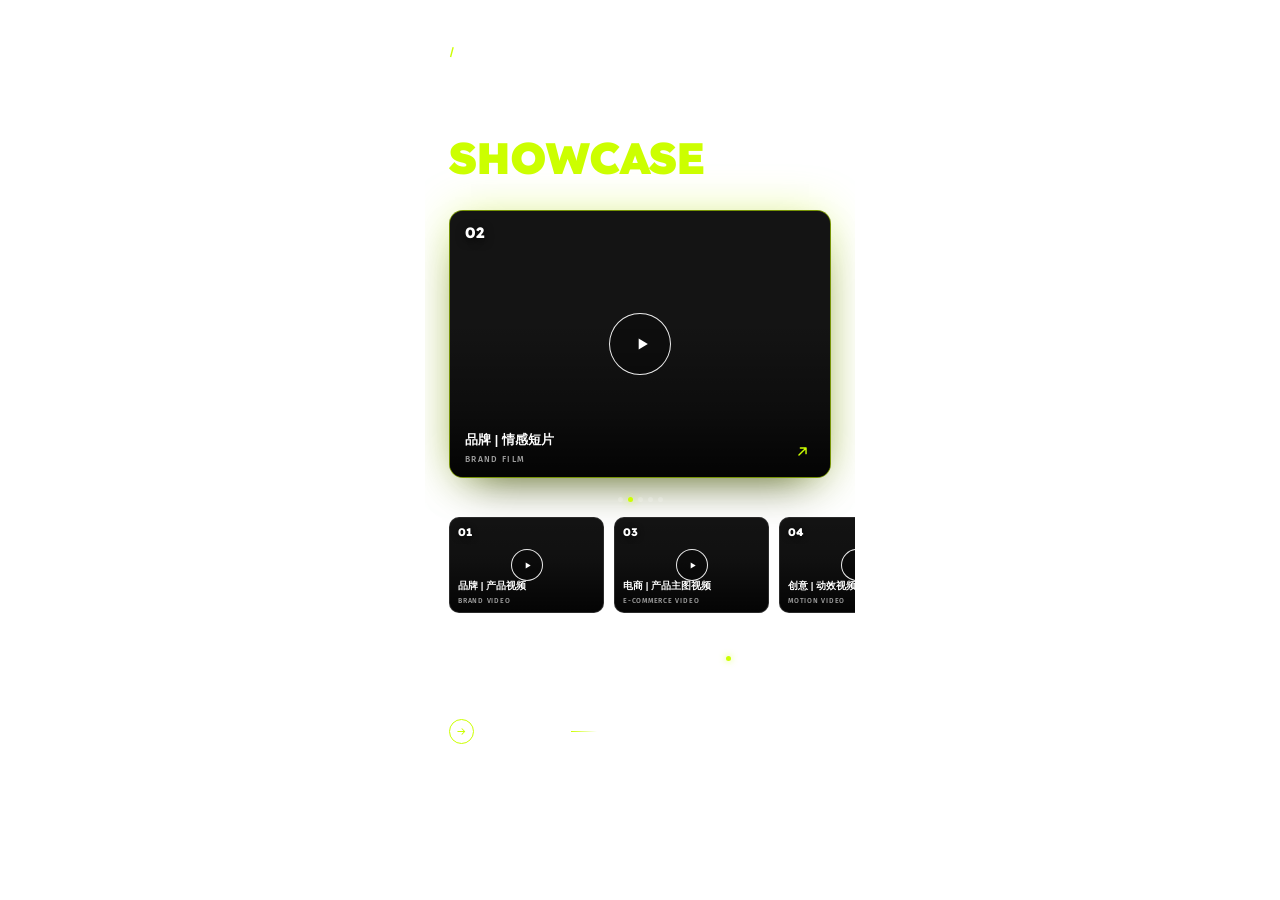
<file: mobile-screen2.html>
<!DOCTYPE html>
<html lang="zh-CN">
<head>
<meta charset="UTF-8" />
<meta name="viewport" content="width=device-width, initial-scale=1.0, viewport-fit=cover" />
<title>视频作品 — LI SHUAI</title>
<meta name="description" content="李帅（LI SHUAI）视频作品：品牌视频、情感短片、电商主图视频、动效与推广视频。BASED IN BEIJING 2026" />
<meta name="theme-color" content="#111111" />

<!-- 与主站同一套自托管字体。⚠️ 必须用相对路径：写绝对地址（127.0.0.1 / 本地端口）上线后会全部 404 -->
<link rel="preload" href="assets/fonts/lexend-latin-800-normal.woff2" as="font" type="font/woff2" crossorigin />
<link rel="preload" href="assets/fonts/fira-sans-latin-400-normal.woff2" as="font" type="font/woff2" crossorigin />
<link href="assets/fonts/fonts.css" rel="stylesheet" />

<style>
/* ============================================================================
   手机端屏2 — VIDEO WORKS（手机竖屏版）
   ----------------------------------------------------------------------------
   ≤640px 时由主站 index.html 用 iframe 引入本页（替代 1972×980 的横版 video-stage）。
   设计原点：390pt 宽（iPhone 14/15 逻辑宽），左右边距 24px。
   尺寸全部来自参考图实测（853×1844 → 390pt，K=0.4572）：
     眉标 ink y125-134 / VIDEO y172-203（cap 31） / SHOWCASE y214-244
     卡片 y279-518（340×239，比例 1.423） / 圆点 y538-541（5px 点，间距 10px）
     缩略图 y557-653（155×96） / 文案标题 y690-704 / 描述两行 y715-739
     BASED IN BEIJING y715-721 / 2026 y734-740 / CTA 圆环 y762-787 直径 25
   ⚠️ 改完本文件，记得把主站 index.html 里引入本页的 ?v= 版本号一起改掉，否则浏览器用缓存。
   ========================================================================== */
:root{
  /* 底色必须跟主站一致：主站 --bg-primary = #111111（body / 各 section / 屏2 iframe 元素都是它）。
     原来是 #0A0A0A，在手机上切到屏2 会比其它屏明显更黑一块。 */
  --bg:        #111111;
  --accent:    #CCFF00;
  --ink:       #FFFFFF;
  --ink-2:     rgba(255,255,255,0.62);
  --ink-3:     rgba(255,255,255,0.55);   /* 原 .38 只有 3.50:1（不达 AA）→ .55 约 6:1 */
  --line:      rgba(255,255,255,0.14);
  --pad:       24px;
  --font-en:   "Fira Sans", "Helvetica Neue", Arial, sans-serif;
  --font-dis:  "Lexend", "Helvetica Neue", Arial, sans-serif;
  --font-cn:   "PingFang SC", "Microsoft YaHei", "Hiragino Sans GB", sans-serif;
  --ease:      cubic-bezier(.22,.61,.36,1);
}

*{ margin:0; padding:0; box-sizing:border-box; -webkit-tap-highlight-color:transparent; }

html,body{
  /* 改成透明：让主站的背景视频透进来（与电脑端 video-stage.css 同一处理，2026-09-18）。
     原值 var(--bg) = #111111 实色，会在 iframe 里形成一块挡光的黑框。 */
  background:transparent;
  color:var(--ink);
  font-family:var(--font-cn);
  -webkit-font-smoothing:antialiased;
  overflow-x:hidden;
}

.screen{
  position:relative;
  width:100%; max-width:430px;
  margin:0 auto;
  min-height:100svh;
  /* 底部留白 + 全面屏手势条安全区 */
  padding:calc(22px + env(safe-area-inset-top, 0px)) var(--pad) calc(44px + env(safe-area-inset-bottom, 0px));
  overflow:hidden;          /* 装饰出血不外溢 */
  isolation:isolate;
}
/* 作为 iframe 嵌进主站时，高度由父页按内容同步 → 不能再吃 100svh，否则父页永远多出一屏 */
.is-embedded .screen{ min-height:0; }

/* ─────────────────────────  顶部导航  ───────────────────────── */
/* 2026-09-17 按用户要求删除：主站手机端自己已经有导航（LI SHUAI + MENU +），
   这里再来一条会在屏幕上出现两条一模一样的导航。竖屏版不再自带导航。 */

/* ─────────────────────  眉标 + 大标题  ───────────────────── */
/* 导航删掉后，眉标到 iframe 顶部的距离 = .screen 上内边距 22 + head 上边距 24 = 46px
   （原来是 nav 73px + head 49px = 122px） */
.head{ margin-top:24px; }

.eyebrow{
  display:flex; align-items:center; gap:9px;
  font-family:var(--font-en); font-size:11px; font-weight:500;
  letter-spacing:.10em; color:var(--ink);   /* 参考图整串 ink x29-129 = 100px */
}
.eyebrow b{ color:var(--accent); font-weight:600; }

/* 参考图实测：VIDEO ink y172-203 / SHOWCASE y214-244（cap 31、两行间距 42px） */
.title{
  margin-top:31px;
  font-family:var(--font-dis);
  font-weight:900;
  font-size:clamp(35px, 10.51vw, 44px);   /* 390 视口 → 41px */
  line-height:1.0244;                     /* 41 × 1.0244 = 42px 行距 */
  letter-spacing:-.02em;
}
.title span{ display:block; }
.title .w{ color:var(--ink); }
.title .g{ color:var(--accent); }

/* ─────────────────────────  主卡片  ───────────────────────── */
/* 参考图：x25-364 y279-518 → 340×239 → 比例 1.423 */
.hero-card{
  position:relative;
  margin-top:30px;   /* 参考图卡片顶 y279（v3 实测 -5px 对齐） */
  width:100%;
  aspect-ratio:342 / 240;
  border-radius:14px;
  overflow:hidden;
  background:#101010;
  border:1px solid rgba(204,255,0,.55);
  box-shadow:
    0 0 0 1px rgba(204,255,0,.10) inset,
    0 0 46px -4px rgba(204,255,0,.38),
    0 18px 44px -22px rgba(0,0,0,.9);
  cursor:pointer;
}
.hero-card__video{
  position:absolute; inset:0;
  width:100%; height:100%; object-fit:cover; display:block;
  opacity:0; transition:opacity .45s var(--ease);
}
.hero-card__video.is-on{ opacity:1; }

.hero-card__scrim{
  position:absolute; left:0; right:0; bottom:0; height:58%;
  background:linear-gradient(to top, rgba(0,0,0,.82), rgba(0,0,0,.34) 46%, transparent);
  pointer-events:none;
}

.hero-card__num{
  position:absolute; left:15px; top:12px; z-index:2;
  font-family:var(--font-dis); font-size:15px; font-weight:800;
  letter-spacing:.02em; color:var(--ink);
  text-shadow:0 2px 10px rgba(0,0,0,.8);
}

.hero-card__play{
  position:absolute; left:50%; top:50%; z-index:3;
  width:62px; height:62px; margin:-31px 0 0 -31px;
  border-radius:50%;
  border:1.6px solid rgba(255,255,255,.92);
  background:rgba(0,0,0,.28);
  backdrop-filter:blur(2px);
  display:flex; align-items:center; justify-content:center;
  cursor:pointer;
  transition:transform .3s var(--ease), background .3s var(--ease);
}
.hero-card__play svg{ width:20px; height:20px; margin-left:3px; }
.hero-card__play:active{ transform:scale(.92); }
.is-playing .hero-card__play{ opacity:0; pointer-events:none; }

.hero-card__meta{
  position:absolute; left:15px; right:15px; bottom:13px; z-index:2;
  display:flex; align-items:flex-end; justify-content:space-between; gap:12px;
}
.hero-card__cn{
  font-family:var(--font-cn); font-size:12.5px; font-weight:600;
  letter-spacing:.01em; color:var(--ink);
}
.hero-card__en{
  margin-top:5px;
  font-family:var(--font-en); font-size:8.5px; font-weight:500;
  letter-spacing:.155em; color:var(--ink-2);
}
.hero-card__go{
  flex:0 0 auto; width:26px; height:26px;
  display:flex; align-items:center; justify-content:center;
  color:var(--accent);
  transition:transform .3s var(--ease);
}
.hero-card__go svg{ width:17px; height:17px; }
.hero-card:active .hero-card__go{ transform:translate(2px,-2px); }

/* ─────────────────────────  圆点  ───────────────────────── */
/* 参考图：点 5px、中心间距 10px、ink y537-542、整组居中 */
.dots{
  display:flex; align-items:center; justify-content:center; gap:5px;
  margin-top:19px;
}
/* 圆点改成真按钮（可点、可键盘操作）。视觉仍是 5px 点；热区用 ::before 撑到 10×21，
   横向 10px 正好等于点距 10px，相邻热区不重叠。 */
.dots button{
  position:relative;
  display:block; width:5px; height:5px; padding:0; border:0; border-radius:50%;
  background:rgba(255,255,255,.20);
  cursor:pointer; appearance:none; -webkit-appearance:none;
  transition:background .3s var(--ease), box-shadow .3s var(--ease);
}
.dots button::before{ content:""; position:absolute; inset:-8px -2.5px; border-radius:50%; }
.dots button.is-on{
  background:var(--accent);
  box-shadow:0 0 9px rgba(204,255,0,.75);
}

/* ────────────────────  缩略图横滑行  ──────────────────── */
/* 参考图：卡宽 155、间距 10、高 96、首卡与正文左对齐(x24)、末卡被右边缘裁切 */
.strip{
  display:flex; gap:10px;
  margin:15px -24px 0 0;      /* 只向右出血到屏幕边，左侧保持 24 对齐 */
  padding:0 24px 0 0;
  overflow-x:auto;
  scrollbar-width:none;
  -webkit-overflow-scrolling:touch;
}
.strip::-webkit-scrollbar{ display:none; }

.thumb{
  position:relative; flex:0 0 155px;
  aspect-ratio:155 / 96;
  border-radius:10px; overflow:hidden;
  background:#131313;
  border:1px solid rgba(255,255,255,.10);
  cursor:pointer;
  transition:border-color .3s var(--ease);
}
.thumb video{ width:100%; height:100%; object-fit:cover; display:block; }
/* 当前作品不在缩略图行里（参考图：行内只放「其它」作品）——用 CSS 隐藏而不是重建 DOM，
   这样切换时不会反复重新创建 <video>、也不会让整行洗牌 */
.thumb.is-active{ display:none; }
.thumb::after{
  content:""; position:absolute; inset:0;
  background:linear-gradient(to top, rgba(0,0,0,.8), rgba(0,0,0,.15) 55%, transparent);
}
.thumb__num{
  position:absolute; left:8px; top:7px; z-index:2;
  font-family:var(--font-dis); font-size:11px; font-weight:800; color:var(--ink);
  text-shadow:0 1px 6px rgba(0,0,0,.85);
}
.thumb__play{
  position:absolute; left:50%; top:50%; z-index:2;
  width:32px; height:32px; margin:-16px 0 0 -16px;
  border-radius:50%; border:1.3px solid rgba(255,255,255,.9);
  background:rgba(0,0,0,.3);
  display:flex; align-items:center; justify-content:center;
}
.thumb__play svg{ width:11px; height:11px; margin-left:1.5px; }
.thumb__meta{
  position:absolute; left:8px; right:8px; bottom:7px; z-index:2;
}
.thumb__cn{
  font-family:var(--font-cn); font-size:9.5px; font-weight:600; color:var(--ink);
  white-space:nowrap; overflow:hidden; text-overflow:ellipsis;
}
.thumb__en{
  margin-top:3px;
  font-family:var(--font-en); font-size:7px; font-weight:500;
  letter-spacing:.11em; color:var(--ink-2);
  white-space:nowrap; overflow:hidden; text-overflow:ellipsis;
}

/* ───────────────────────  文案区  ─────────────────────── */
.copy{
  display:flex; align-items:flex-start; justify-content:space-between; gap:16px;
  margin-top:34px;
}
.copy__left{ min-width:0; }
.copy__h{
  font-family:var(--font-cn); font-size:15px; font-weight:700;
  letter-spacing:.01em;
}
/* 参考图两行是显式断行（断在「，」后），字号约 9.7px；此处取 10.5px 兼顾手机可读性 */
.copy__p{
  margin-top:6px;
  font-size:10.5px; line-height:1.52; color:var(--ink-2);
}
.copy__right{ flex:0 0 auto; text-align:left; padding-top:6px; }
.copy__loc{
  display:flex; align-items:center; justify-content:flex-start; gap:6px;
  font-family:var(--font-en); font-size:9px; font-weight:500;
  letter-spacing:.15em; color:var(--ink-2);
}
.copy__loc b{
  display:block; width:5px; height:5px; border-radius:50%;
  background:var(--accent); box-shadow:0 0 7px rgba(204,255,0,.7);
  flex:0 0 5px;
}
.copy__year{
  margin-top:8px;
  font-family:var(--font-en); font-size:9px; letter-spacing:.15em; color:var(--ink-3);
}

/* ───────────────────────  CTA  ─────────────────────── */
/* 参考图：圆环直径 25、文字 10px、尾线 26px */
.cta{
  display:flex; align-items:center; gap:13px;
  margin-top:15px; padding:0;   /* 参考图圆环顶 y762（v3 实测 -5px 对齐） */
  background:none; border:0; cursor:pointer;
  font-family:inherit; color:inherit;
}
.cta__icon{
  width:25px; height:25px; flex:0 0 25px;
  border:1px solid var(--accent); border-radius:50%;
  display:flex; align-items:center; justify-content:center;
  color:var(--accent);
  transition:background .3s var(--ease), color .3s var(--ease);
}
.cta__icon svg{ width:11px; height:11px; }
.cta__text{
  font-family:var(--font-en); font-size:10px; font-weight:500;
  letter-spacing:.02em; color:var(--ink);   /* 参考图整串 ink x64-138 = 75px（原 .19em 过宽 25px） */
}
.cta__line{
  flex:0 0 auto; width:26px; height:1px;
  background:linear-gradient(to right, var(--accent), rgba(204,255,0,0));
}
.cta:active .cta__icon{ background:var(--accent); color:var(--bg); }

/* ─────────────────────  角落装饰  ───────────────────── */
/* v3（2026-09-16 用户定稿）：移除参考图里的绿色 3D 液体装饰——
   右上液团+分离垂滴、右下贯穿细液线+液珠、右下角部液团，全部不要，页面保持干净。
   下面这行只是给内容层一个堆叠上下文/定位祖先（内含绝对定位子元素）。 */
.head,.hero-card,.dots,.strip,.copy,.cta{ position:relative; z-index:1; }

/* ─────────────  加载态 / 失败态 / 键盘焦点 / 动效偏好  ───────────── */
/* 视频首帧就绪前铺一层很弱的流光：弱网或首屏时不会只剩一块纯黑 */
.hero-card::before{
  content:""; position:absolute; inset:0; z-index:0;
  background:linear-gradient(110deg,#101010 32%,#191919 50%,#101010 68%);
  background-size:220% 100%;
  animation:cardLoad 1.5s linear infinite;
  transition:opacity .35s var(--ease);
}
.hero-card.is-ready::before{ opacity:0; animation:none; }
.hero-card.is-broken::before{ animation:none; opacity:1; background:#141414; }
@keyframes cardLoad{ from{ background-position:120% 0; } to{ background-position:-120% 0; } }

/* 键盘焦点可见（缩略图是 div[role=button]，必须自己给 focus 样式） */
.thumb:focus-visible, .dots button:focus-visible, .cta:focus-visible, .hero-card__play:focus-visible{
  outline:2px solid var(--accent); outline-offset:2px;
}

/* 系统开启「减弱动效」时不自动巡播、不做过渡（自动轮播对晕动症用户不友好） */
@media (prefers-reduced-motion: reduce){
  *,*::before,*::after{ animation:none !important; transition:none !important; }
}
</style>
</head>

<body>
<div class="screen" id="screen">

  <!-- 顶部导航已删除（2026-09-17 用户要求）：主站手机端自带导航，这里再放一条会重复 -->

  <!-- 眉标 + 标题 -->
  <div class="head">
    <div class="eyebrow"><b>/</b>VIDEO WORKS</div>
    <h1 class="title"><span class="w">VIDEO</span> <span class="g" id="titleLine2">SHOWCASE</span></h1>
  </div>

  <!-- 主卡片 -->
  <div class="hero-card" id="heroCard">
    <video class="hero-card__video" id="heroVideo" muted playsinline preload="metadata"></video>
    <div class="hero-card__scrim"></div>
    <div class="hero-card__num" id="heroNum">01</div>
    <button class="hero-card__play" id="heroPlay" type="button" aria-label="播放">
      <svg viewBox="0 0 24 24" fill="#fff" aria-hidden="true"><path d="M8 5.5v13l11-6.5z"/></svg>
    </button>
    <div class="hero-card__meta">
      <div>
        <div class="hero-card__cn" id="heroCn">—</div>
        <div class="hero-card__en" id="heroEn">—</div>
      </div>
      <div class="hero-card__go">
        <svg viewBox="0 0 24 24" fill="none" stroke="currentColor" stroke-width="2" stroke-linecap="round" stroke-linejoin="round" aria-hidden="true">
          <path d="M7 17L17 7M9 7h8v8"/>
        </svg>
      </div>
    </div>
  </div>

  <!-- 圆点 -->
  <div class="dots" id="dots"></div>

  <!-- 缩略图横滑 -->
  <div class="strip" id="strip"></div>

  <!-- 文案 -->
  <div class="copy">
    <div class="copy__left">
      <div class="copy__h">影像，让创意发声</div>
      <p class="copy__p">用视觉讲述品牌故事，<br>让每一帧都充满力量与情绪。</p>
    </div>
    <div class="copy__right">
      <div class="copy__loc"><b></b>BASED IN BEIJING</div>
      <div class="copy__year">2026</div>
    </div>
  </div>

  <!-- CTA -->
  <button class="cta" type="button">
    <span class="cta__icon">
      <svg viewBox="0 0 24 24" fill="none" stroke="currentColor" stroke-width="2.2" stroke-linecap="round" stroke-linejoin="round" aria-hidden="true">
        <path d="M4 12h15M13 6l6 6-6 6"/>
      </svg>
    </span>
    <span class="cta__text">EXPLORE MORE</span>
    <span class="cta__line"></span>
  </button>

</div>

<script>
/* ============================================================================
   数据：对应主站 video-stage.js 的 WORKS
   移动端标签用「分类 | 类型」（参考图用法）——缩略图 155pt 宽，两段短词刚好放下。
   ========================================================================== */
const ASSETS = "assets/";   /* ⚠️ 相对路径：跟随站点根目录。写绝对地址/本地端口（127.0.0.1）上线后视频必 404 */

const WORKS = [
  { id:"01", cat:"品牌", cn:"产品视频",     type:"BRAND VIDEO",      src:"maybach-ad.mp4"   },
  { id:"02", cat:"品牌", cn:"情感短片",     type:"BRAND FILM",       src:"scott-ad.mp4"     },
  { id:"03", cat:"电商", cn:"产品主图视频", type:"E-COMMERCE VIDEO", src:"razer-ad.mp4"     },
  { id:"04", cat:"创意", cn:"动效视频",     type:"MOTION VIDEO",     src:"tofu-ad.mp4"      },
  { id:"05", cat:"商业", cn:"推广视频",     type:"PROMOTION VIDEO",  src:"goat-milk-ad.mp4" }
];

const STEP_MS = 4000;   /* 与主站一致的自动巡播间隔 */

const heroCard  = document.getElementById("heroCard");
const heroVideo = document.getElementById("heroVideo");
const heroNum   = document.getElementById("heroNum");
const heroCn    = document.getElementById("heroCn");
const heroEn    = document.getElementById("heroEn");
const dotsEl    = document.getElementById("dots");
const stripEl   = document.getElementById("strip");

let cur = 0;
let autoTimer = null;
let userHold = false;

/* ── 圆点：真按钮 + aria（原来是无语义的 <i>，键盘和读屏都进不去） ── */
dotsEl.innerHTML = WORKS.map((w, i) =>
  `<button type="button" data-i="${i}" class="${i === 0 ? "is-on" : ""}"` +
  ` aria-label="第 ${i + 1} 个作品：${w.cat} ${w.cn}"${i === 0 ? ' aria-current="true"' : ""}></button>`
).join("");
dotsEl.addEventListener("click", (e) => {
  const t = e.target.closest("button[data-i]");
  if (t) { show(+t.dataset.i); hold(2600); }
});

/* ── 缩略图行：一次建到位，切换时只改「谁被隐藏」 ──────────────────
   原来是每次切换都 innerHTML 重建（4 个 <video> 反复重建 + 整行顺序洗牌，
   手指底下的内容会被换掉）；现在 5 张常驻、当前那张用 .is-active 隐藏，
   视觉与参考图完全一致，但不再重建 DOM。 */
function renderStrip() {
  stripEl.innerHTML = WORKS.map((w, i) => `
      <div class="thumb" data-i="${i}" role="button" tabindex="0"
           aria-label="播放：${w.cat} ${w.cn}（${w.type}）">
        <video src="${ASSETS}${w.src}" muted playsinline preload="metadata" aria-hidden="true"></video>
        <div class="thumb__num">${w.id}</div>
        <div class="thumb__play">
          <svg viewBox="0 0 24 24" fill="#fff" aria-hidden="true"><path d="M8 5.5v13l11-6.5z"/></svg>
        </div>
        <div class="thumb__meta">
          <div class="thumb__cn">${w.cat} | ${w.cn}</div>
          <div class="thumb__en">${w.type}</div>
        </div>
      </div>`).join("");
}
function markStrip() {
  [...stripEl.children].forEach((t, k) => t.classList.toggle("is-active", k === cur));
}
stripEl.addEventListener("click", (e) => {
  const t = e.target.closest(".thumb[data-i]");
  if (t) { show(+t.dataset.i); hold(2600); }
});
/* 键盘 Enter / 空格 = 点击 */
stripEl.addEventListener("keydown", (e) => {
  if (e.key !== "Enter" && e.key !== " ") return;
  const t = e.target.closest(".thumb[data-i]");
  if (t) { e.preventDefault(); show(+t.dataset.i); hold(2600); }
});

/* ── 切换主卡片 ────────────────────────────────────────────────── */
const BROKEN = new Set();     /* 加载失败的作品：跳过、不再重试 */
const reduceMotion = window.matchMedia("(prefers-reduced-motion: reduce)").matches;

/* 找下一个「没坏」的作品；全部坏掉时原地不动，避免死循环 */
function nextAvailable(from) {
  for (let k = 1; k <= WORKS.length; k++) {
    const i = (from + k) % WORKS.length;
    if (!BROKEN.has(i)) return i;
  }
  return from;
}

function show(i) {
  if (i === cur && heroVideo.getAttribute("src")) return;
  cur = i;
  const w = WORKS[i];

  heroNum.textContent = w.id;
  heroCn.textContent  = w.cat + " | " + w.cn;
  heroEn.textContent  = w.type;

  /* 交叉淡化：旧片留在下层淡出、新片淡入，中间不留黑（与主站双 video 同一思路）。
     但旧片要等新片真的出画（loadeddata）才开始淡出，否则新片解码慢时会闪一下黑。 */
  const old = heroVideo.cloneNode(false);
  const hadSrc = heroVideo.getAttribute("src");
  if (hadSrc) {
    old.classList.add("hero-card__video");
    old.style.cssText = "position:absolute;inset:0;width:100%;height:100%;object-fit:cover;opacity:1;transition:opacity .5s cubic-bezier(.22,.61,.36,1)";
    heroCard.insertBefore(old, heroCard.firstChild);
    let dropped = false;
    const drop = () => {
      if (dropped) return;
      dropped = true;
      old.style.opacity = "0";
      setTimeout(() => old.remove(), 540);
    };
    heroVideo.addEventListener("loadeddata", drop, { once: true });
    setTimeout(drop, 1400);                  /* 兜底：新片一直不出画也要清掉旧层 */
  }

  heroVideo.classList.remove("is-on", "is-playing");
  heroCard.classList.remove("is-playing", "is-ready", "is-broken");
  const v = ASSETS + w.src;
  if (heroVideo.getAttribute("src") !== v) { heroVideo.setAttribute("src", v); }
  heroVideo.load();
  heroVideo.classList.add("is-on");

  [...dotsEl.children].forEach((d, k) => {
    d.classList.toggle("is-on", k === i);
    if (k === i) d.setAttribute("aria-current", "true"); else d.removeAttribute("aria-current");
  });
  markStrip();

  /* 巡播改成定时器驱动，不再挂在 playing 事件上：
     自动播放被系统拦掉（iOS 低电量模式等）时 playing 永远不会来，原写法会让巡播静默死掉 */
  if (!userHold) scheduleAuto();
}

/* 视频加载失败：标记跳过 + 自动换下一个，巡播不会因此停摆 */
heroVideo.addEventListener("error", () => {
  BROKEN.add(cur);
  heroCard.classList.add("is-broken", "is-ready");
  console.warn("[mobile-screen2] 视频加载失败，已跳过：", ASSETS + WORKS[cur].src);
  clearTimeout(autoTimer);
  if (BROKEN.size < WORKS.length) autoTimer = setTimeout(() => show(nextAvailable(cur)), 700);
});
heroVideo.addEventListener("loadeddata", () => heroCard.classList.add("is-ready"));
heroVideo.addEventListener("playing",    () => heroCard.classList.add("is-ready"));

function scheduleAuto() {
  clearTimeout(autoTimer);
  if (reduceMotion) return;                  /* 系统开了「减弱动效」就不自动轮播 */
  autoTimer = setTimeout(() => { if (!userHold) show(nextAvailable(cur)); }, STEP_MS);
}

/* 触摸/操作后短暂暂停自动巡播，避免"手还没离开就切走了" */
function hold(ms) {
  userHold = true;
  clearTimeout(autoTimer);
  setTimeout(() => { userHold = false; scheduleAuto(); }, ms);
}

/* ── 播放 / 暂停 ──────────────────────────────────────────────── */
function togglePlay() {
  if (heroVideo.paused) { heroVideo.play().catch(() => {}); heroCard.classList.add("is-playing"); }
  else { heroVideo.pause(); heroCard.classList.remove("is-playing"); }
}
document.getElementById("heroPlay").addEventListener("click", (e) => { e.stopPropagation(); togglePlay(); });
heroCard.addEventListener("click", togglePlay);

heroVideo.addEventListener("pause", () => heroCard.classList.remove("is-playing"));
heroVideo.addEventListener("play",  () => heroCard.classList.add("is-playing"));

/* ── 被主站 iframe 嵌入时：去掉 100svh，高度交给父页按内容同步（避免嵌套滚动） ── */
if (window.self !== window.top) document.documentElement.classList.add("is-embedded");

/* ── 启动 ─────────────────────────────────────────────────────── */
renderStrip();
show(0);
</script>
</body>
</html>
</file>
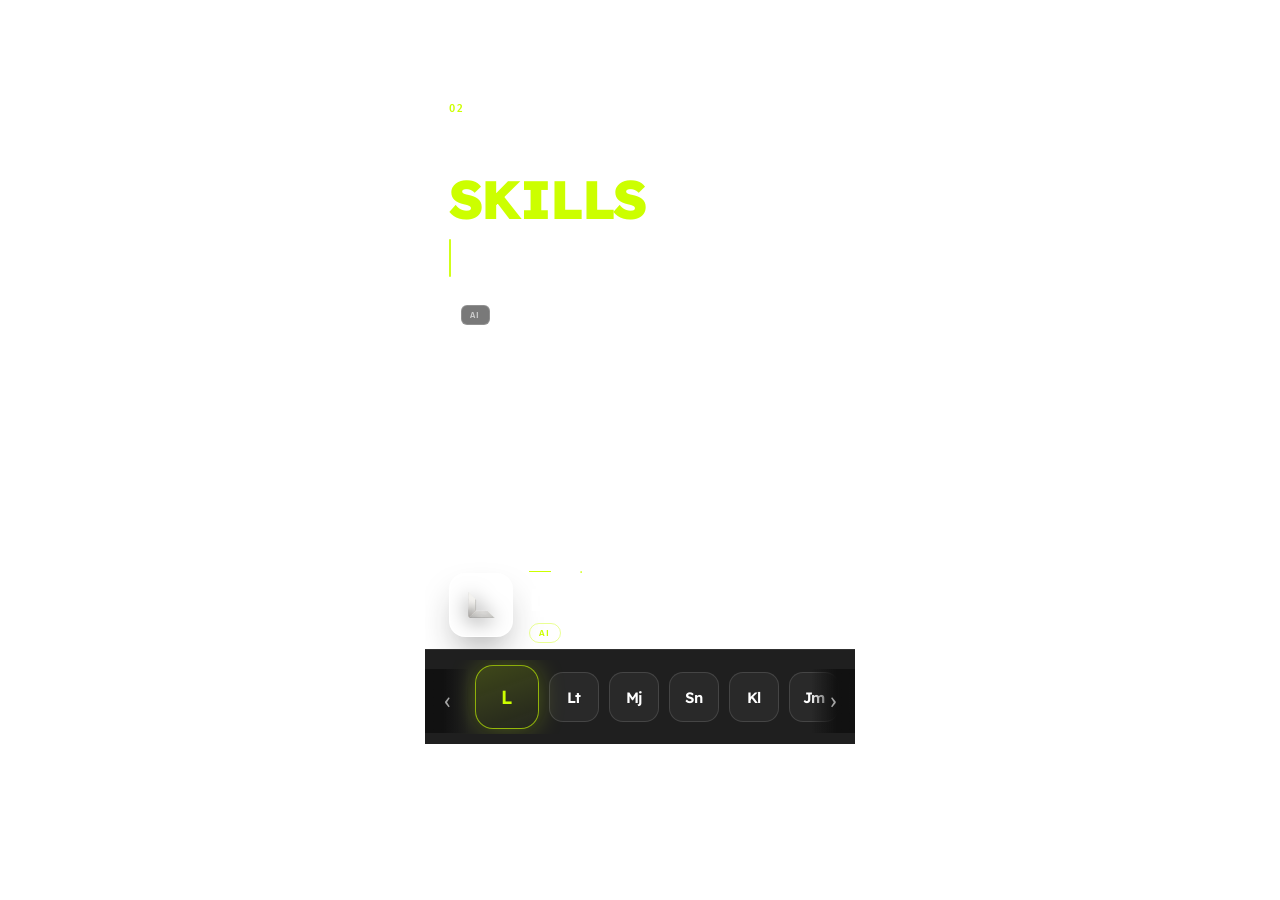
<file: mobile-screen3.html>
<!DOCTYPE html>
<html lang="zh-CN">
<head>
<meta charset="UTF-8" />
<meta name="viewport" content="width=device-width, initial-scale=1.0, viewport-fit=cover" />
<title>创作工具 — LI SHUAI</title>
<meta name="description" content="李帅（LI SHUAI）创作工具与技能体系：AI 工具、设计、3D、视频全链路。" />
<meta name="theme-color" content="#111111" />

<!-- 与主站同一套自托管字体。⚠️ 必须用相对路径：写绝对地址上线后会全部 404 -->
<link rel="preload" href="assets/fonts/lexend-latin-800-normal.woff2" as="font" type="font/woff2" crossorigin />
<link rel="preload" href="assets/fonts/fira-sans-latin-400-normal.woff2" as="font" type="font/woff2" crossorigin />
<link href="assets/fonts/fonts.css" rel="stylesheet" />

<style>
/* ============================================================================
   手机端屏3 — MY SKILLS（手机竖屏版）
   ----------------------------------------------------------------------------
   ≤640px 时由主站 index.html 用 iframe 引入本页（替代电脑端长页 skills-stage）。
   设计原点：390pt 宽，左右边距 24px。

   与电脑端 skills-stage.html 的对应关系（本页所有视觉规格都从它取）：
     · 字体：Lexend（标题/工具名/缩写） + Fira Sans（正文/眉标/数字）
     · 左侧信息区 = 电脑端 .spotlight（图标瓦片 + 组名 + 工具名 + [标签]描述）
     · 自动巡播：STEP_MS = 4000，19 项循环（与电脑端同周期）
     · 媒体：media/<key>.mp4，双缓冲交叉淡入（与电脑端同思路，防闪）
   数据 TOOLS 与电脑端 ROW1 + ROW2 逐项一致，未做改写。

   ⚠️ 改完本文件，记得把主站 index.html 里引入本页的 ?v= 版本号一起改掉。
   ========================================================================== */
:root{
  /* 底色与主站一致（主站 --bg-primary = #111111）——手机上切屏时不能有明显色差 */
  --bg:        #111111;
  --accent:    #CCFF00;
  --ink:       #FFFFFF;
  --ink-2:     rgba(255,255,255,0.62);
  --ink-3:     rgba(255,255,255,0.48);
  --line:      rgba(255,255,255,0.14);
  --panel:     rgba(255,255,255,0.045);
  --pad:       24px;
  --font-en:   "Fira Sans", "Helvetica Neue", Arial, sans-serif;
  --font-dis:  "Lexend", "Helvetica Neue", Arial, sans-serif;
  --font-cn:   "PingFang SC", "Microsoft YaHei", "Hiragino Sans GB", sans-serif;
  --ease:      cubic-bezier(.22,.61,.36,1);
}

*{ margin:0; padding:0; box-sizing:border-box; -webkit-tap-highlight-color:transparent; }

html,body{
  /* ⚠️ 2026-09-19 按用户要求换成「透明度 0」（与电脑端 skills-stage.html 同步处理，
     想先看背景视频会不会影响屏3 的画面）。
     **原值不删，保留在这里，随时换回来**：background:var(--bg);   （--bg = #111111） */
  background:rgba(0,0,0,0); color:var(--ink);
  font-family:var(--font-cn);
  -webkit-font-smoothing:antialiased;
  overflow:hidden;                 /* 滚动交给 .scroll，底部 rail 常驻 */
  height:100%;
}

.screen{
  position:relative;
  width:100%; max-width:430px; margin:0 auto;
  height:100svh; min-height:520px;
  display:flex; flex-direction:column;
  /* 顶部要躲开主站的固定导航（.nav 是 position:fixed、手机端实测高 80px、半透明背景）。
     本页始终由 iframe 引入，且 iframe 顶部与视口顶对齐，不留出这段就会把 MY SKILLS 压住。
     底部安全区由 .rail 自己处理（它已有 env(safe-area-inset-bottom)），这里不要重复加。 */
  padding-top:calc(80px + env(safe-area-inset-top, 0px));
}

/* ─────────────────── 滚动内容区 ─────────────────── */
/* 内容区**不吸满**：flex:0 1 auto（原来 flex:1）。
   原来轨道被推到屏幕最底，结果「工具区 ↔ 图标轨道」之间空一大块（实测 159px），
   而轨道下方只剩 10px → 上下留白极不协调。
   改成不 grow 后：图标轨道紧跟内容，多余空间自然留在轨道下方。 */
.scroll{
  flex:0 1 auto; min-height:0;
  overflow-y:auto; overflow-x:hidden;
  -webkit-overflow-scrolling:touch;
  padding:22px var(--pad) 6px;
}
.scroll::-webkit-scrollbar{ display:none; }

/* 眉标 */
.eyebrow{
  display:flex; align-items:center; gap:8px;
  font-family:var(--font-en); font-size:11px; font-weight:500;
  letter-spacing:.22em; text-transform:uppercase;
}
.eyebrow .idx{ color:var(--accent); }
.eyebrow .sl{ color:rgba(255,255,255,.28); }
.eyebrow .gr{ color:var(--ink-3); }

/* 大标题 —— Lexend 800 + uppercase，与电脑端 .title 同一套规格 */
.title{
  margin-top:8px;
  font-family:var(--font-dis); font-weight:800;
  font-size:clamp(44px, 12.6vw, 54px);
  line-height:.94; letter-spacing:-.03em;
  text-transform:uppercase;
}
.title em{ display:block; font-style:normal; color:var(--accent); }

/* 描述 */
.sub{ display:flex; gap:12px; margin-top:14px; }
.sub .bar{ width:2px; flex:none; background:var(--accent); border-radius:2px; opacity:.9; }
.sub p{
  font-family:var(--font-en); font-size:12.5px; line-height:1.55;
  color:var(--ink-2); letter-spacing:.005em;
}

/* ─────────────────── 媒体卡 ─────────────────── */
/* 不要边框、不要底色、不要阴影（用户 2026-09-17）：
   画面四周用 mask 羽化后直接融进页面背景，看不出"这里有一块卡片"。
   底色原来是 #0B0B0B（比页面 #111111 暗），即使去掉边框仍是个可见的暗块 → 一并去掉。 */
.media{
  position:relative; overflow:hidden;
  width:100%; aspect-ratio:3/2;
  margin-top:16px;
  background:transparent;
}
/* 双缓冲：两条 video 完全重叠，交叉淡入避免切换时闪黑 */
/* 四边羽化（与电脑端 .stage__media 同一做法，只是羽化带更宽一点）：
   双层 linear-gradient 做横向 + 纵向渐隐，mask-composite 取交集 → 四边同时虚化，
   画面边缘直接融进背景，看不出画布边界。 */
.media__v{
  position:absolute; inset:0; width:100%; height:100%;
  object-fit:cover; opacity:0;
  transition:opacity .45s var(--ease);
  -webkit-mask-image:
    linear-gradient(to right, rgba(0,0,0,0) 0, #000 8%, #000 92%, rgba(0,0,0,0) 100%),
    linear-gradient(to bottom, rgba(0,0,0,0) 0, #000 8%, #000 92%, rgba(0,0,0,0) 100%);
          mask-image:
    linear-gradient(to right, rgba(0,0,0,0) 0, #000 8%, #000 92%, rgba(0,0,0,0) 100%),
    linear-gradient(to bottom, rgba(0,0,0,0) 0, #000 8%, #000 92%, rgba(0,0,0,0) 100%);
  -webkit-mask-composite: source-in;
          mask-composite: intersect;
}
.media__v.is-on{ opacity:1; }

/* 占位态（工具无素材，或视频加载失败）：网格 + 缩写大字 */
.media__ph{
  position:absolute; inset:0; display:none;
  align-items:center; justify-content:center;
}
.media.is-ph .media__ph{ display:flex; }
.media__ph .grid{
  position:absolute; inset:0;
  background-image:
    linear-gradient(rgba(255,255,255,.035) 1px, transparent 1px),
    linear-gradient(90deg, rgba(255,255,255,.035) 1px, transparent 1px);
  background-size:26px 26px;
}
.media__ph .abbr{
  position:relative;
  font-family:var(--font-dis); font-weight:800;
  font-size:clamp(48px, 15vw, 68px); line-height:1;
  color:rgba(255,255,255,.20); letter-spacing:-.02em;
}

/* 左上角分类标签 */
.media__badge{
  position:absolute; top:12px; left:12px; z-index:3;
  font-family:var(--font-en); font-size:9px; font-weight:500;
  letter-spacing:.16em; text-transform:uppercase;
  color:rgba(255,255,255,.62);
  border:1px solid rgba(255,255,255,.18);
  background:rgba(11,11,11,.55);
  -webkit-backdrop-filter:blur(8px); backdrop-filter:blur(8px);
  border-radius:6px; padding:4px 8px;
}
.media__badge:empty{ display:none; }

/* （原「底部渐变柔化」已删 —— 四边羽化后边缘已融进背景，
   再叠一层 rgba(11,11,11,.55) 的暗角只会让底部偏暗、和其余部分不一致） */

/* ─────────────────── 工具信息区（= 电脑端 .spotlight） ─────────────────── */
.spot{
  display:flex; align-items:center; gap:16px;
  margin-top:18px;
  transition:opacity .24s var(--ease), transform .24s var(--ease);
}
.spot.swap{ opacity:.35; transform:translateY(4px) scale(.99); transition-duration:.1s; }

.spot__tile{
  flex:none; width:64px; height:64px; border-radius:16px;
  background:var(--panel); border:1px solid var(--line);
  display:flex; align-items:center; justify-content:center;
  overflow:hidden;
  box-shadow:0 18px 40px -18px rgba(0,0,0,.9), inset 0 1px 0 rgba(255,255,255,.05);
}
.spot__tile img{
  width:58%; height:58%; object-fit:contain;
  filter:drop-shadow(0 3px 10px rgba(0,0,0,.5));
}
/* 无图标（原数据 icon 为 null，如 Stable Diffusion）→ 用缩写 */
.spot__tile span{
  font-family:var(--font-dis); font-weight:800;
  font-size:calc(64px * 0.42); line-height:1;
  color:rgba(255,255,255,.80);
}
.spot__tile span:empty{ display:none; }

.spot__body{ min-width:0; }

/* 组名（AI · TOOLS / DESIGN · 3D · VIDEO），前置 22px 绿线 —— 同电脑端 eyebrow */
.spot__eyebrow{
  display:flex; align-items:center; gap:8px;
  font-family:var(--font-en); font-size:9.5px; font-weight:500;
  letter-spacing:.22em; text-transform:uppercase; color:var(--ink-3);
}
.spot__eyebrow::before{ content:""; width:22px; height:1px; background:var(--accent); flex:none; }
.spot__eyebrow b{ color:var(--accent); font-weight:600; }

/* 工具名 —— Lexend 800，与电脑端 .spotlight__name 同族 */
.spot__name{
  margin-top:6px;
  font-family:var(--font-dis); font-weight:800;
  font-size:clamp(26px, 7.6vw, 32px);
  line-height:.98; letter-spacing:-.02em; color:var(--ink);
  white-space:nowrap; overflow:hidden; text-overflow:ellipsis;
}

/* [标签] 描述 */
.spot__meta{
  margin-top:8px;
  display:flex; align-items:center; gap:8px;
  font-family:var(--font-en); font-size:12.5px; color:var(--ink-2); letter-spacing:.02em;
}
.spot__meta i{
  font-style:normal; color:var(--accent);
  border:1px solid rgba(204,255,0,.42); border-radius:99px;
  padding:3px 9px; font-size:9.5px; font-weight:500; letter-spacing:.14em;
  text-transform:uppercase; flex:none;
}

/* （CTA「VIEW MORE」已按用户要求移除 —— 2026-09-17） */

/* ─────────────────── 底部常驻栏 ─────────────────── */
/* （进度行 10/19 + SWIPE 已按用户要求移除 —— 2026-09-17）
   只保留图标轨道：原来靠 .count 撑开的顶部留白改由 padding 给足。 */
.rail{
  flex:none; position:relative;
  background:rgba(17,17,17,.94);
  -webkit-backdrop-filter:blur(20px); backdrop-filter:blur(20px);
  border-top:1px solid rgba(255,255,255,.08);
  padding:10px 0 calc(10px + env(safe-area-inset-bottom, 0px));
}

.rail-wrap{ position:relative; }
.rail-track{
  display:flex; gap:10px; align-items:center;
  padding:5px 50px; height:74px;
  overflow-x:auto; scroll-behavior:smooth;
  scroll-snap-type:x proximity;
}
.rail-track::-webkit-scrollbar{ display:none; }

.chip{
  flex:none; width:50px; height:50px; border-radius:14px;
  display:flex; align-items:center; justify-content:center;
  font-family:var(--font-dis); font-size:15px; font-weight:600;
  color:var(--ink); letter-spacing:-.01em;
  background:rgba(255,255,255,.045);
  border:1px solid rgba(255,255,255,.13);
  scroll-snap-align:center; cursor:pointer;
  position:relative; padding:0;
  transition:width .22s var(--ease), height .22s var(--ease), border-radius .22s var(--ease),
             color .22s var(--ease), background .22s var(--ease), box-shadow .22s var(--ease),
             border-color .22s var(--ease);
}
.chip.on{
  width:64px; height:64px; border-radius:18px; font-size:19px;
  color:var(--accent);
  background:linear-gradient(160deg, rgba(204,255,0,.18), rgba(204,255,0,.03));
  border-color:rgba(204,255,0,.62);
  box-shadow:0 0 26px rgba(204,255,0,.26);
}
.chip:focus-visible{ outline:2px solid var(--accent); outline-offset:2px; }
/* hover 保持品牌绿，不变灰 */
@media (hover:hover){
  .chip:hover{ border-color:rgba(255,255,255,.32); }
  .chip.on:hover{ border-color:rgba(204,255,0,.85); color:var(--accent); }
}

.arrow{
  position:absolute; top:9px; width:44px; height:64px; z-index:3;
  display:flex; align-items:center; justify-content:center;
  font-size:20px; color:var(--ink-2); cursor:pointer;
  border:0; background:transparent; font-family:var(--font-en);
}
.arrow.l{ left:0; background:linear-gradient(90deg, rgba(17,17,17,.98) 42%, transparent); }
.arrow.r{ right:0; background:linear-gradient(270deg, rgba(17,17,17,.98) 42%, transparent); }
.arrow:active{ color:var(--accent); }

/* 跨组提示（AI · TOOLS → DESIGN · 3D · VIDEO） */
.glabel{
  position:absolute; top:-4px; left:50%; transform:translateX(-50%);
  font-family:var(--font-en); font-size:8px; font-weight:500; letter-spacing:.2em;
  color:var(--accent); white-space:nowrap; pointer-events:none;
  opacity:0; transition:opacity .35s var(--ease);
}
.glabel.show{ opacity:1; }

/* 减少动效偏好 */
@media (prefers-reduced-motion: reduce){
  .media__v, .spot, .chip{ transition-duration:.01ms !important; }
  .media__v{ transition:none !important; }
}
</style>
</head>
<body>
<div class="screen">

  <main class="scroll" id="scroll">
    <div class="eyebrow">
      <span class="idx">02</span><span class="sl">/</span><span class="gr">SKILLS</span>
    </div>

    <h1 class="title">MY<em>SKILLS</em></h1>

    <div class="sub">
      <span class="bar"></span>
      <p>工具是思维的延伸，创意是解决问题的钥匙。覆盖商业视觉全链路的创作工具与技能体系。</p>
    </div>

    <!-- 媒体卡：当前工具的演示片，双缓冲交叉淡入 -->
    <div class="media" id="media">
      <video class="media__v" id="mvA" muted playsinline preload="auto" webkit-playsinline></video>
      <video class="media__v" id="mvB" muted playsinline preload="none" webkit-playsinline></video>
      <div class="media__ph">
        <div class="grid"></div>
        <div class="abbr" id="phAbbr"></div>
      </div>
      <span class="media__badge" id="badge"></span>
    </div>

    <!-- 工具信息：图标瓦片 + 组名 + 工具名 + [标签]描述  —— 同电脑端左侧 -->
    <div class="spot" id="spot">
      <div class="spot__tile">
        <img id="spotIcon" alt="" draggable="false" /><span id="spotAbbr"></span>
      </div>
      <div class="spot__body">
        <div class="spot__eyebrow" id="spotEyebrow"></div>
        <h2 class="spot__name" id="spotName"></h2>
        <div class="spot__meta"><i id="spotTag"></i><span id="spotMeta"></span></div>
      </div>
    </div>
  </main>

  <!-- 底部常驻：图标轨道（进度行已按用户要求移除） -->
  <footer class="rail">
    <div class="rail-wrap">
      <button class="arrow l" id="prev" type="button" aria-label="上一个">‹</button>
      <button class="arrow r" id="next" type="button" aria-label="下一个">›</button>
      <div class="rail-track" id="chips"></div>
      <div class="glabel" id="glabel"></div>
    </div>
  </footer>
</div>

<script>
/* ============================================================================
   数据：与电脑端 skills-stage.html 的 ROW1(AI · TOOLS) + ROW2(SOFTWARE) 逐项一致。
   19 项：ai 组 12 项、d3v 组 7 项。字段 abbr/name/tag/meta/icon/media 全部照搬原文件。
   · C4D 原文件 media 为 null（暂无演示片）→ 本页走占位态
   · SD 原文件 icon 为 null → 图标瓦片显示缩写文字
   ========================================================================== */
const TOOLS = [
  // ROW1 — AI · TOOLS
  {id:'liblibai',  group:'ai', abbr:'L',  name:'LiblibAI',         tag:'AI', meta:'图像生成',  icon:'icons-final/liblibai.png',  media:'liblibai'},
  {id:'libtv',     group:'ai', abbr:'Lt', name:'LibTV',            tag:'AI', meta:'无限画布',  icon:'icons-final/libtv.png',     media:'libtv'},
  {id:'midjourney',group:'ai', abbr:'Mj', name:'Midjourney',       tag:'AI', meta:'概念生成',  icon:'icons-final/midjourney.png',media:'midjourney'},
  {id:'seedance',  group:'ai', abbr:'Sn', name:'Seedance',         tag:'AI', meta:'视频生成',  icon:'icons-final/seedance.png',  media:'seedance'},
  {id:'kling',     group:'ai', abbr:'Kl', name:'Kling',            tag:'AI', meta:'视频生成',  icon:'icons-final/kling.png',     media:'kling'},
  {id:'jimeng',    group:'ai', abbr:'Jm', name:'Jimeng',           tag:'AI', meta:'视频生成',  icon:'icons-final/jimeng.png',    media:'jimeng'},
  {id:'hailuo',    group:'ai', abbr:'H3', name:'Hailuo AI',        tag:'AI', meta:'视频生成',  icon:'icons-final/hailuo.png',    media:'hailuo'},
  {id:'comfyui',   group:'ai', abbr:'Cu', name:'ComfyUI',          tag:'AI', meta:'节点工作流',icon:'icons-final/comfyui.png',   media:'comfyui'},
  {id:'chatgpt',   group:'ai', abbr:'GP', name:'ChatGPT',          tag:'AI', meta:'语言对话',  icon:'icons-final/chatgpt.png',   media:'chatgpt'},
  {id:'suno',      group:'ai', abbr:'Su', name:'Suno',             tag:'AI', meta:'音乐生成',  icon:'icons-final/suno.png',      media:'suno'},
  {id:'workbuddy', group:'ai', abbr:'WB', name:'WorkBuddy',        tag:'AI', meta:'工作台',    icon:'icons-final/WorkBuddy.png', media:'workbuddy'},
  {id:'sd',        group:'ai', abbr:'SD', name:'Stable Diffusion', tag:'AI', meta:'图像生成',  icon:null,                        media:'sd'},
  // ROW2 — DESIGN · 3D · VIDEO
  {id:'photoshop',   group:'d3v', abbr:'Ps', name:'Photoshop',   tag:'设计', meta:'视觉处理', icon:'icons-final/photoshop.png',  media:'photoshop'},
  {id:'illustrator', group:'d3v', abbr:'Ai', name:'Illustrator', tag:'设计', meta:'矢量绘制', icon:'icons-final/illustrator.png',media:'illustrator'},
  {id:'c4d',         group:'d3v', abbr:'C4', name:'Cinema 4D',   tag:'3D',  meta:'三维建模', icon:'icons-final/c4d.png',        media:null},
  {id:'jianying',    group:'d3v', abbr:'Jy', name:'剪映',        tag:'视频', meta:'视频剪辑', icon:'icons-final/jianying.png',   media:'jianying'},
  {id:'autocad',     group:'d3v', abbr:'Ac', name:'AutoCAD',     tag:'3D',  meta:'施工图',   icon:'icons-final/autocad.png',    media:'autocad'},
  {id:'sketchup',    group:'d3v', abbr:'Sk', name:'SketchUp',    tag:'3D',  meta:'空间建模', icon:'icons-final/sketchup.png',   media:'sketchup'},
  {id:'lumion',      group:'d3v', abbr:'Lu', name:'Lumion',      tag:'3D',  meta:'场景渲染', icon:'icons-final/lumion.png',     media:'lumion'}
];

const GROUP_LABEL = { ai:'AI · TOOLS', d3v:'DESIGN · 3D · VIDEO' };
const STEP_MS   = 4000;   /* 自动巡播周期 —— 与电脑端一致（含过渡） */
const HOLD_MS   = 5200;   /* 用户手动操作后，暂停自动多久再恢复 */

const $ = id => document.getElementById(id);
const mediaEl=$('media'), scrollEl=$('scroll'), spotEl=$('spot');
const mvA=$('mvA'), mvB=$('mvB');
const spotIcon=$('spotIcon'), spotAbbr=$('spotAbbr'),
      spotEyebrow=$('spotEyebrow'), spotName=$('spotName'),
      spotTag=$('spotTag'), spotMeta=$('spotMeta'),
      phAbbr=$('phAbbr'), badge=$('badge'),
      chips=$('chips'), glabel=$('glabel');

let cur = 0, lastGroup = null;
let autoTimer = null, userHold = false;
let front = mvA, back = mvB;     /* front = 当前显示的 video，back = 预载用的另一条 */

/* ── 图标轨道 ─────────────────────────────────────────────── */
TOOLS.forEach((t, i) => {
  const b = document.createElement('button');
  b.type = 'button';
  b.className = 'chip';
  b.textContent = t.abbr;
  b.dataset.i = i;
  b.title = t.name + ' · ' + t.tag + ' ' + t.meta;
  b.addEventListener('click', () => { go(i); hold(); });
  chips.appendChild(b);
});

/* ── 媒体：双缓冲交叉淡入（同电脑端思路，切换不闪黑） ─────────── */
function showMedia(t){
  const ph = () => {
    mediaEl.classList.add('is-ph');
    front.classList.remove('is-on');
    back.classList.remove('is-on');
    return false;
  };
  if (!t.media) return ph();

  const src = 'media/' + t.media + '.mp4';
  if (front.getAttribute('src') === src) return false;   /* 已经是这条，不动 */

  const next = back, old = front;
  mediaEl.classList.remove('is-ph');

  let done = false;
  const cross = () => {
    if (done) return;
    done = true;
    next.removeEventListener('loadeddata', cross);
    next.removeEventListener('canplay', cross);
    next.classList.add('is-on');
    old.classList.remove('is-on');
    setTimeout(() => { try{ old.pause(); }catch(_){} }, 500);
    front = next; back = old;                            /* 交换角色 */
  };
  const fail = () => {
    if (done) return;
    done = true;
    next.removeEventListener('loadeddata', cross);
    next.removeEventListener('canplay', cross);
    next.removeEventListener('error', fail);
    ph();                                                /* 素材缺失 → 占位态 */
  };

  next.addEventListener('loadeddata', cross, { once:false });
  next.addEventListener('canplay', cross, { once:false });
  next.addEventListener('error', fail, { once:false });

  next.muted = true;
  next.setAttribute('src', src);
  try { next.load(); } catch(_){}
  const pr = next.play && next.play();
  if (pr && pr.catch) pr.catch(() => {});                /* 自动播放被拦不报错，静默等交互 */

  if (next.readyState >= 2) cross();                     /* 已在缓存里，直接切 */
  else setTimeout(() => { if (!done && next.readyState >= 1) cross(); }, 2000);  /* 网慢兜底 */
  return true;
}

/* ── 渲染一项 ─────────────────────────────────────────────── */
function render(i){
  const t = TOOLS[i];

  /* 左侧信息 = 电脑端 .spotlight：组名 / 工具名 / [标签] 描述 */
  spotEyebrow.innerHTML = (GROUP_LABEL[t.group] || '').replace('·', '<b>·</b>');
  spotName.textContent = t.name;
  spotTag.textContent  = t.tag || '';
  spotTag.style.display = t.tag ? '' : 'none';
  spotMeta.textContent = t.meta || '';

  /* 图标瓦片：有图标用图标，没有就用缩写（原数据 icon 为 null 的那项） */
  if (t.icon) {
    spotIcon.src = t.icon;
    spotIcon.alt = t.name;
    spotIcon.style.display = '';
    spotAbbr.textContent = '';
  } else {
    spotIcon.removeAttribute('src');
    spotIcon.style.display = 'none';
    spotAbbr.textContent = t.abbr;
  }

  badge.textContent = t.tag || '';
  phAbbr.textContent = t.abbr;

  showMedia(t);

  [...chips.children].forEach((c, k) => c.classList.toggle('on', k === i));
  const active = chips.children[i];
  if (active) {
    const target = active.offsetLeft - chips.clientWidth / 2 + active.offsetWidth / 2;
    chips.scrollTo({ left: Math.max(0, target), behavior: 'smooth' });
  }
}

/* ── 切换（带"沉一下"过渡，同电脑端 showSpot 的节奏） ────────── */
let swapT = null;
function go(i){
  i = (i + TOOLS.length) % TOOLS.length;
  const g = TOOLS[i].group;

  if (lastGroup !== null && lastGroup !== g) {           /* 跨组时闪一下组名 */
    glabel.textContent = GROUP_LABEL[g];
    glabel.classList.add('show');
    clearTimeout(go._t);
    go._t = setTimeout(() => glabel.classList.remove('show'), 1200);
  }
  lastGroup = g;
  cur = i;

  clearTimeout(swapT);
  spotEl.classList.add('swap');                          /* 退场 0.1s（只压到 .35，不全消）*/
  swapT = setTimeout(() => {                             /* 在最暗处换内容 */
    render(i);
    spotEl.classList.remove('swap');                     /* 入场 0.24s 回位 */
  }, 100);
}

/* ── 自动巡播（与电脑端同节奏：每 4 秒一项，19 项循环） ───────── */
function scheduleAuto(){
  clearTimeout(autoTimer);
  if (userHold) return;
  autoTimer = setTimeout(() => { if (!userHold) { go(cur + 1); scheduleAuto(); } }, STEP_MS);
}
function hold(ms){                                       /* 用户操作后暂停一会儿，别"手还没走就切了" */
  userHold = true;
  clearTimeout(autoTimer);
  clearTimeout(hold._t);
  hold._t = setTimeout(() => { userHold = false; scheduleAuto(); }, ms || HOLD_MS);
}

/* ── 交互 ─────────────────────────────────────────────────── */
$('prev').addEventListener('click', () => { go(cur - 1); hold(); });
$('next').addEventListener('click', () => { go(cur + 1); hold(); });

/* 整屏横向滑动切换（只认明显的横向意图，纵向滚动不受影响） */
let sx = 0, sy = 0, tracking = false;
scrollEl.addEventListener('touchstart', (e) => {
  const t = e.touches[0];
  sx = t.clientX; sy = t.clientY;
  tracking = t.clientX > 24 && t.clientX < window.innerWidth - 24;   /* 边缘让位给 iOS 返回手势 */
}, { passive:true });

scrollEl.addEventListener('touchend', (e) => {
  if (!tracking) return;
  tracking = false;
  const dx = e.changedTouches[0].clientX - sx;
  const dy = e.changedTouches[0].clientY - sy;
  if (Math.abs(dx) > 34 && Math.abs(dx) > Math.abs(dy) * 1.5) {
    go(cur + (dx < 0 ? 1 : -1));
    hold();
  }
}, { passive:true });

/* 桌面预览：方向键 */
window.addEventListener('keydown', (e) => {
  if (e.key === 'ArrowLeft')  { go(cur - 1); hold(); }
  if (e.key === 'ArrowRight') { go(cur + 1); hold(); }
});

/* 页面不可见时停表，回来再续（省电、也避免后台空转） */
document.addEventListener('visibilitychange', () => {
  if (document.hidden) { clearTimeout(autoTimer); }
  else if (!userHold) { scheduleAuto(); }
});

/* 有些浏览器首次不允许自动播放：首次触摸时补一次 play() */
document.addEventListener('touchstart', function once(){
  document.removeEventListener('touchstart', once);
  try { front.muted = true; const p = front.play(); if (p && p.catch) p.catch(()=>{}); } catch(_){}
}, { passive:true, once:true });

/* ── 启动 ─────────────────────────────────────────────────── */
go(0);
scheduleAuto();
</script>
</body>
</html>
</file>
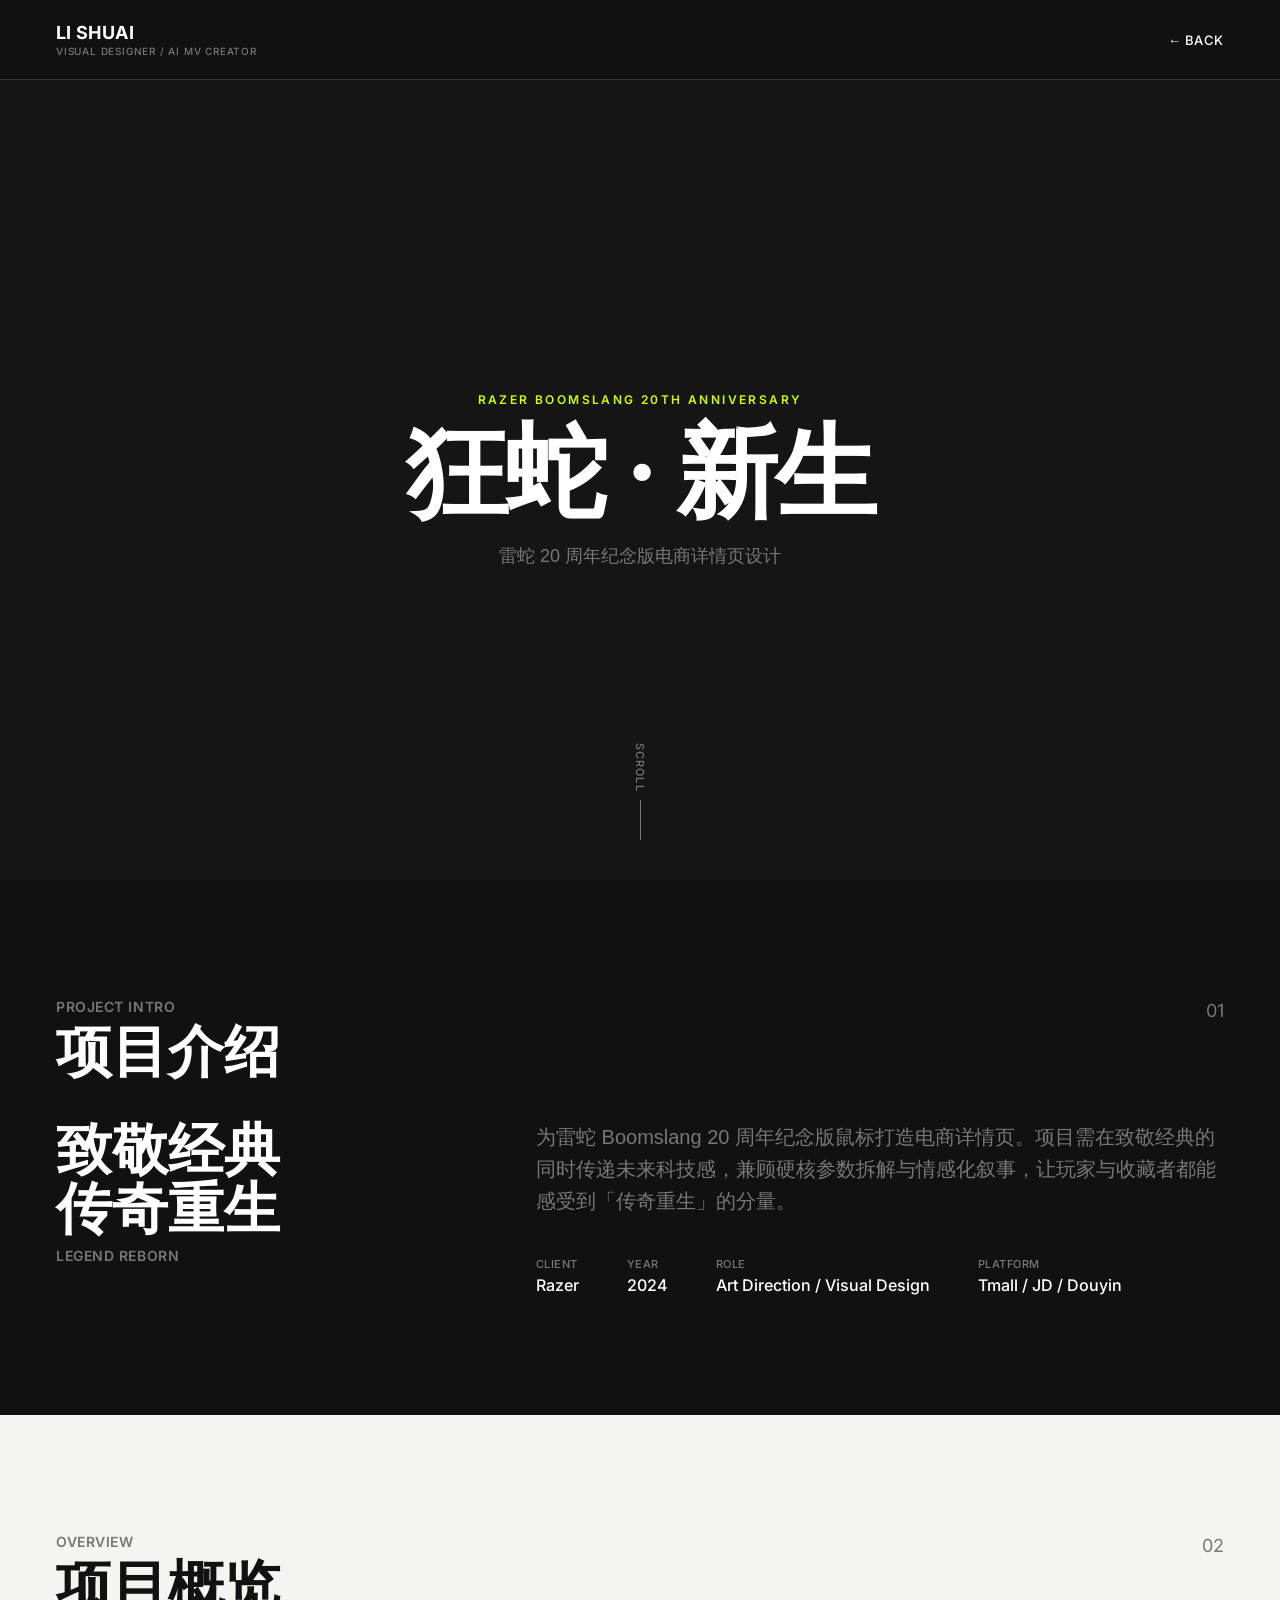
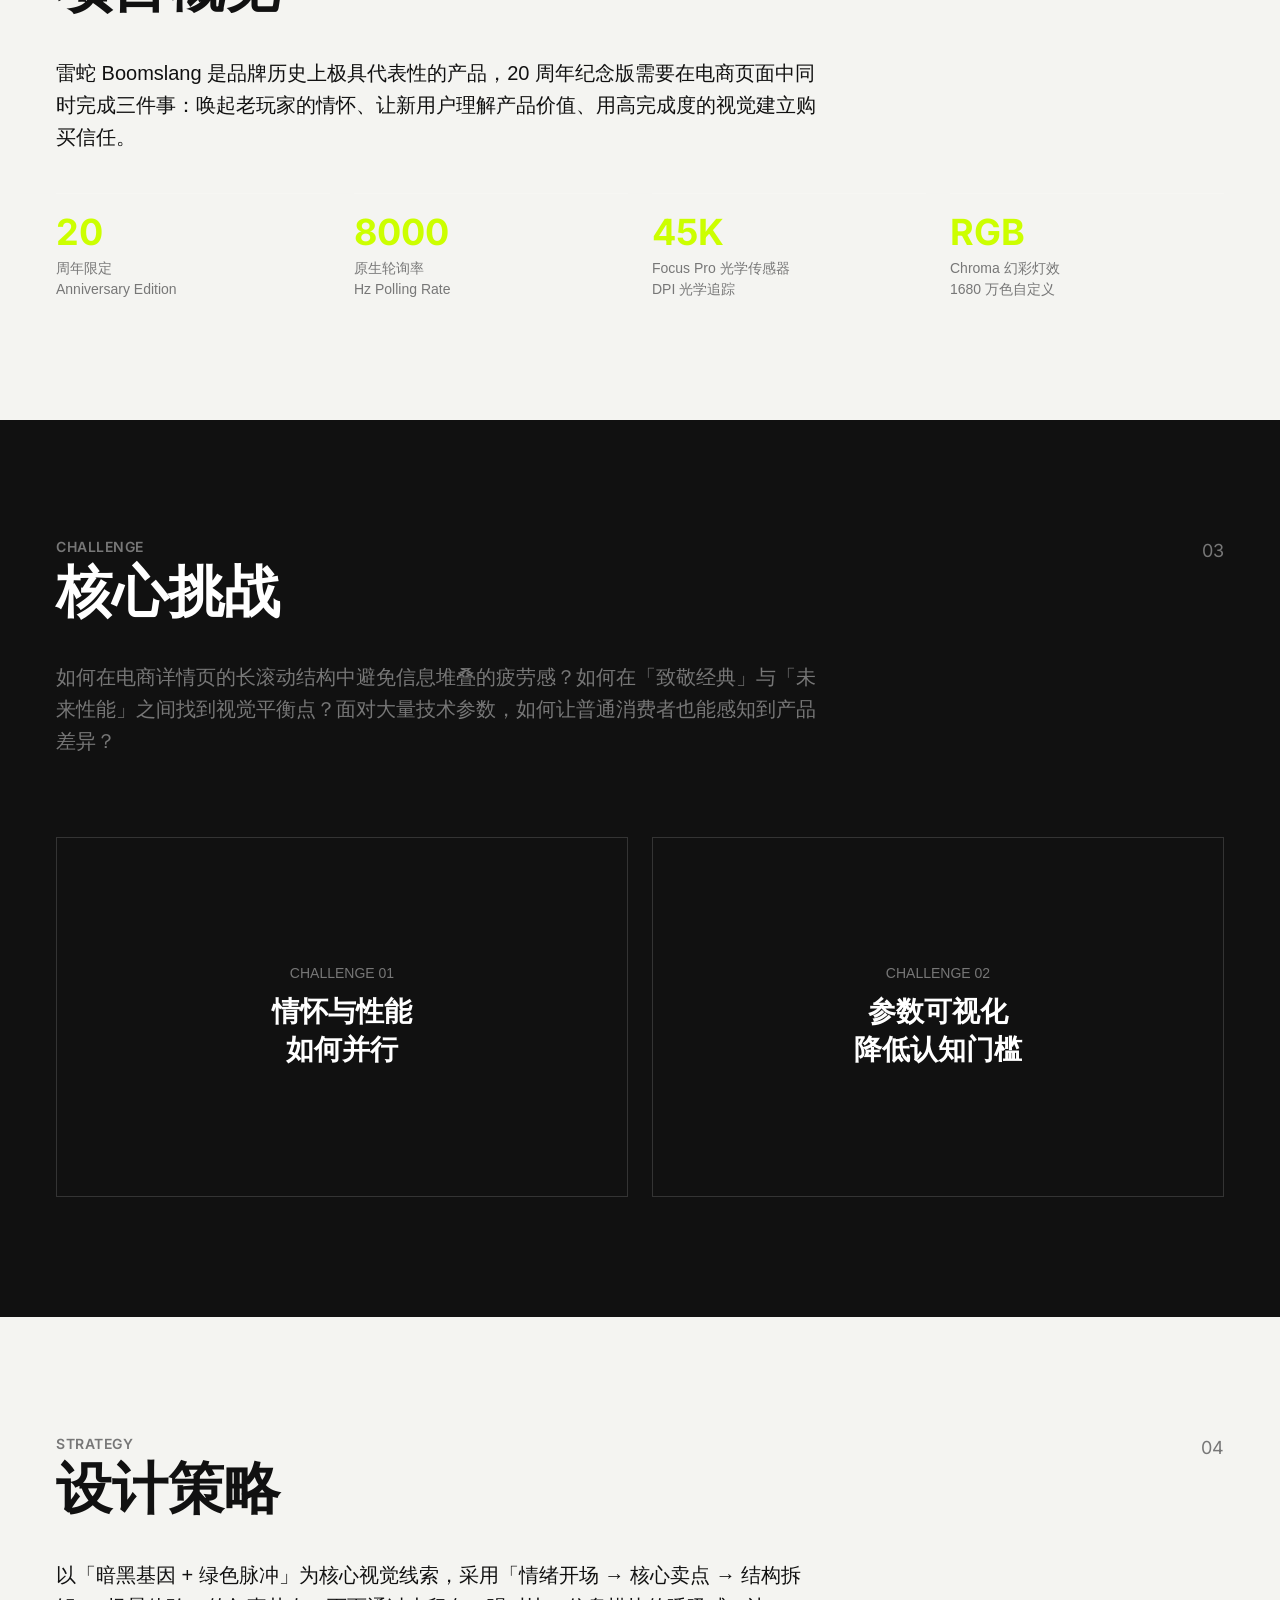
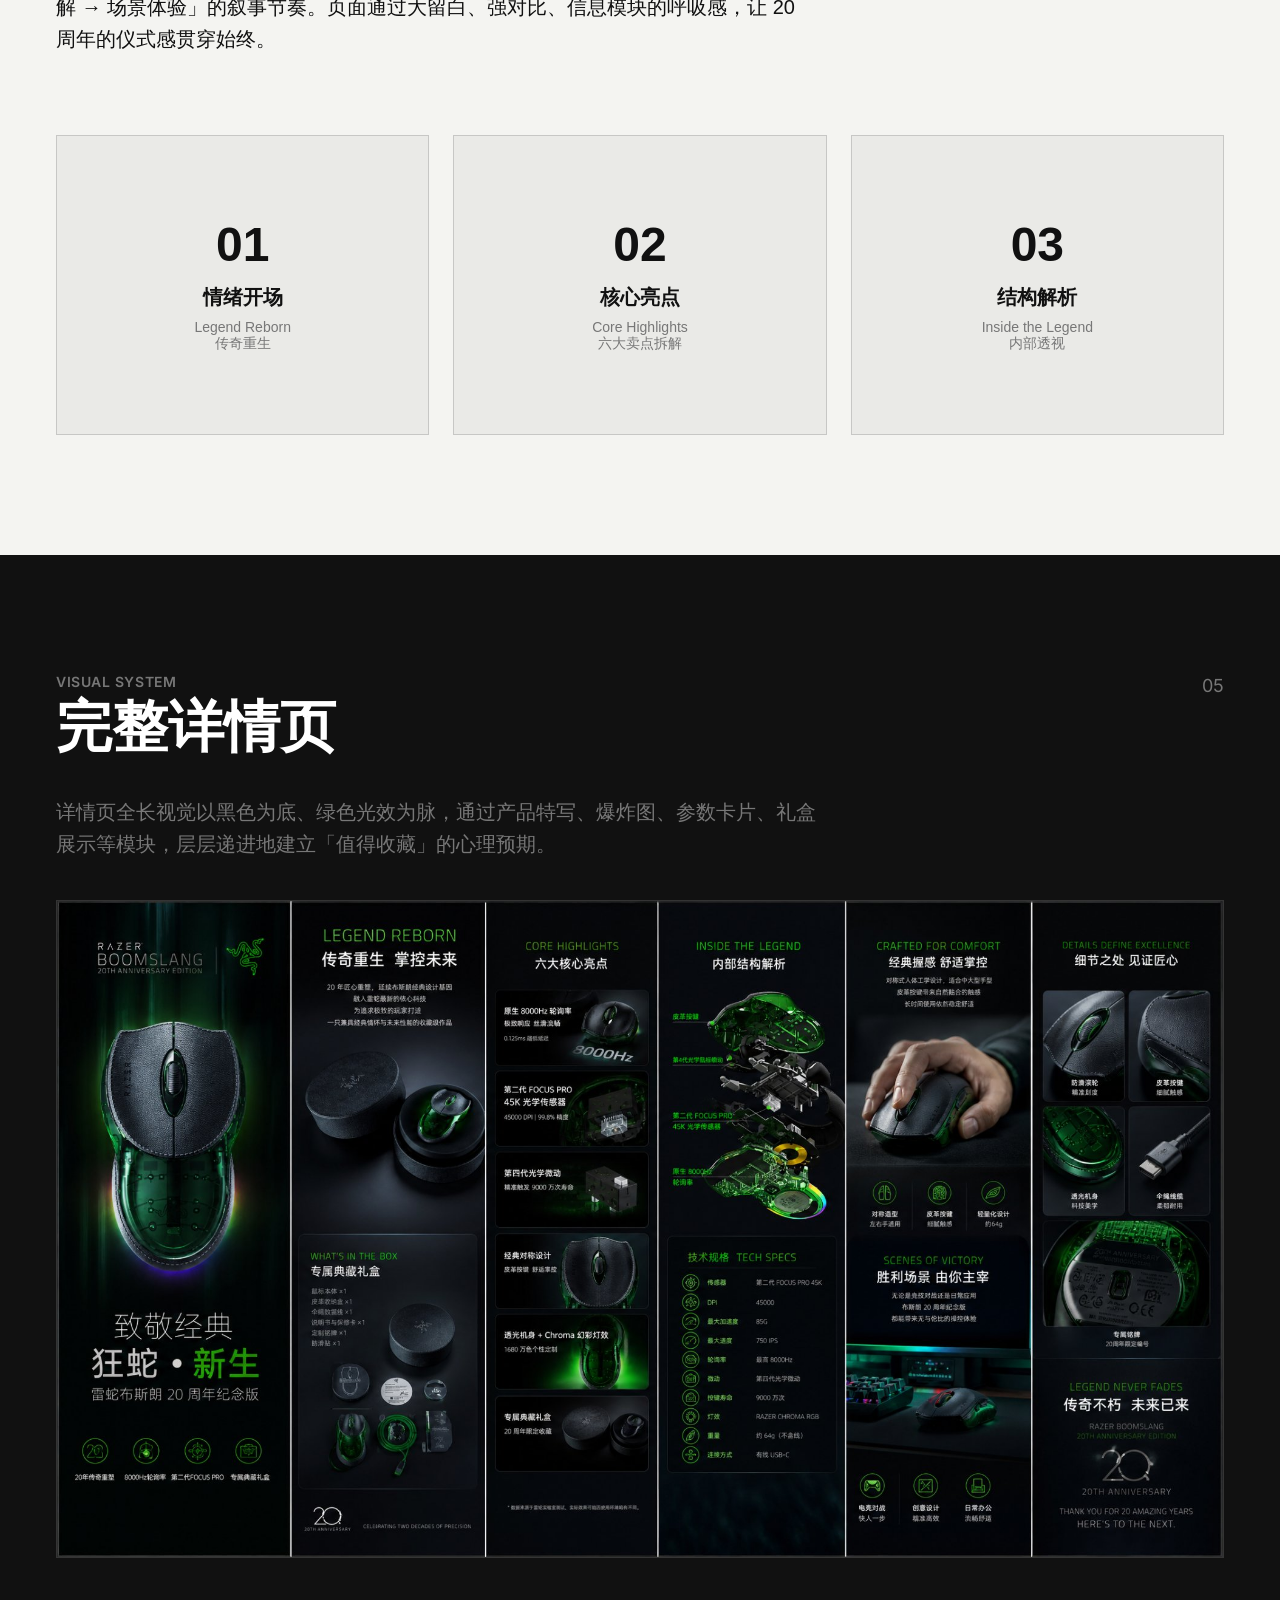
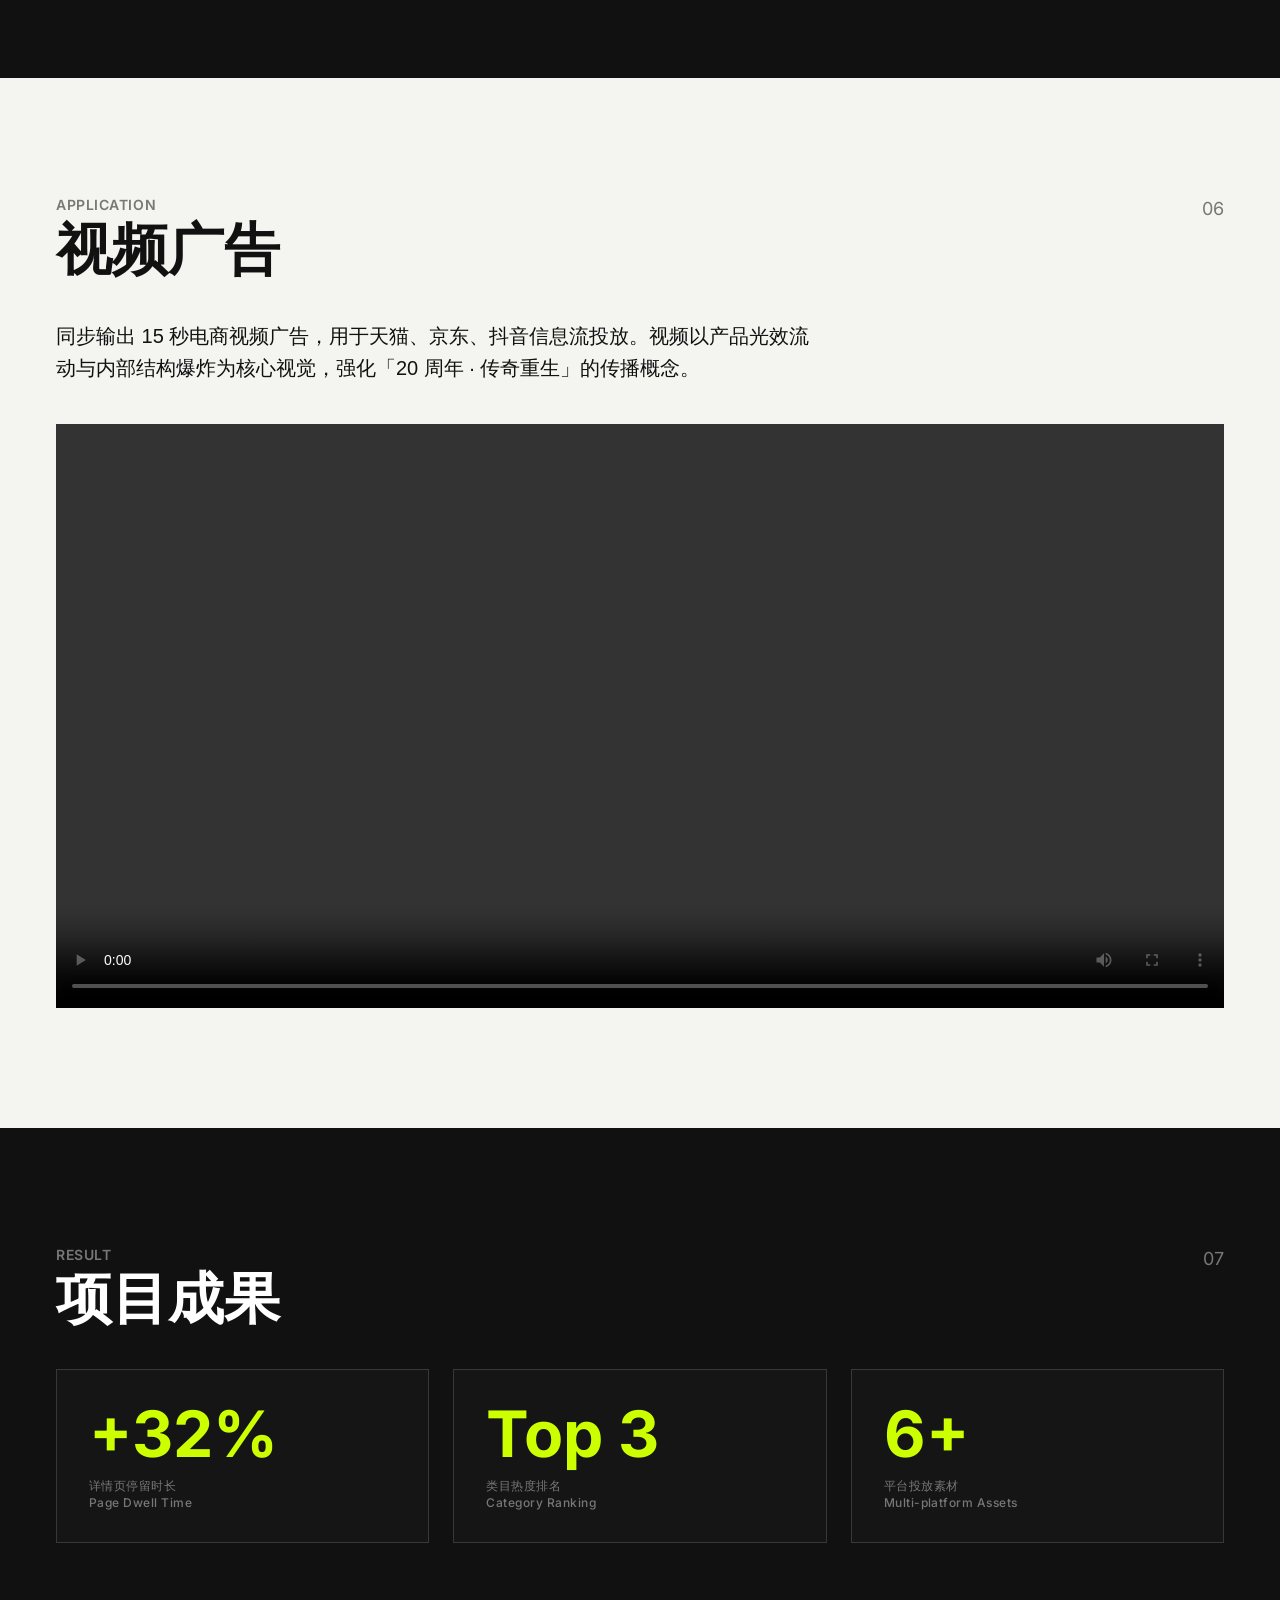
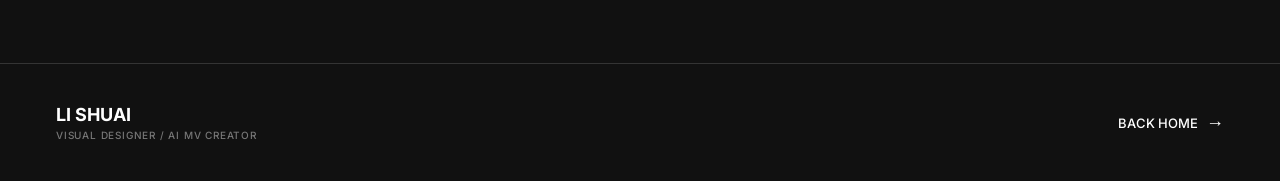
<file: project.html>
<!DOCTYPE html>
<html lang="zh-CN">
<head>
<meta charset="UTF-8" />
<meta name="viewport" content="width=device-width, initial-scale=1.0" />
<title>雷蛇 20 周年详情页 — LI SHUAI</title>
<meta name="description" content="雷蛇 Boomslang 20 周年纪念版电商详情页设计案例 — LI SHUAI" />
<!-- 字体自托管：原 Google Fonts CDN 国内加载失败会回退系统字体，改为本地 woff2 -->
<link rel="preload" href="assets/fonts/inter-latin-400-normal.woff2" as="font" type="font/woff2" crossorigin />
<link href="assets/fonts/fonts.css" rel="stylesheet" />
<style>
  :root {
    --bg-primary: #111111;
    --bg-secondary: #151515;
    --bg-light: #F4F4F1;
    --bg-light-alt: #EAEAE7;
    --text-primary: #FFFFFF;
    --text-dark: #111111;
    --text-muted: #777777;
    --accent: #CCFF00;
    --line-dark: rgba(255, 255, 255, 0.15);
    --line-light: rgba(0, 0, 0, 0.15);
    --margin: 56px;
    --grid-gap: 24px;
    --font-en: 'Inter', 'Helvetica Neue', Arial, sans-serif;
    --font-cn: 'Noto Sans SC', 'PingFang SC', 'Microsoft YaHei', sans-serif;
  }
  * { margin: 0; padding: 0; box-sizing: border-box; }
  html { scroll-behavior: smooth; }
  body { font-family: var(--font-en); background: var(--bg-primary); color: var(--text-primary); -webkit-font-smoothing: antialiased; overflow-x: hidden; }
  ::selection { background: var(--accent); color: var(--text-dark); }
  a { color: inherit; text-decoration: none; }

  .page { max-width: 1440px; margin: 0 auto; padding: 0 var(--margin); }
  .section { padding-top: 120px; padding-bottom: 120px; }
  .section--light { background: var(--bg-light); color: var(--text-dark); }
  .section--dark { background: var(--bg-primary); color: var(--text-primary); }
  .section--secondary { background: var(--bg-secondary); color: var(--text-primary); }

  .eyebrow { font-size: 14px; font-weight: 600; letter-spacing: 0.04em; color: var(--text-muted); text-transform: uppercase; }
  .index-num { font-size: 18px; color: var(--text-muted); }
  .section-head { display: flex; justify-content: space-between; align-items: flex-start; margin-bottom: 40px; }
  .section-head__title { font-family: var(--font-cn); font-size: 56px; font-weight: 700; line-height: 1.05; }
  .section-head__title .en { display: block; font-family: var(--font-en); font-size: 14px; font-weight: 600; letter-spacing: 0.04em; color: var(--text-muted); text-transform: uppercase; margin-bottom: 8px; }

  /* Project Navbar */
  .pnav { height: 80px; display: flex; align-items: center; padding: 0 var(--margin); border-bottom: 1px solid var(--line-dark); background: var(--bg-primary); position: sticky; top: 0; z-index: 50; }
  .pnav__inner { width: 100%; max-width: 1440px; margin: 0 auto; display: flex; align-items: center; justify-content: space-between; }
  .pnav__brand .name { font-size: 18px; font-weight: 700; letter-spacing: 0.02em; }
  .pnav__brand .role { font-size: 10px; font-weight: 500; color: var(--text-muted); letter-spacing: 0.08em; margin-top: 2px; }
  .pnav__back { font-size: 13px; font-weight: 500; letter-spacing: 0.04em; cursor: pointer; display: flex; align-items: center; gap: 8px; transition: color 0.3s; }
  .pnav__back:hover { color: var(--accent); }

  /* Project Hero */
  .phero { height: 800px; background: var(--bg-secondary); display: flex; align-items: center; justify-content: center; position: relative; overflow: hidden; }
  .phero video { position: absolute; inset: 0; width: 100%; height: 100%; object-fit: cover; opacity: 0.7; }
  .phero__content { position: relative; z-index: 2; text-align: center; }
  .phero__content .kicker { font-size: 12px; font-weight: 600; letter-spacing: 0.2em; color: var(--accent); margin-bottom: 16px; }
  .phero__content h1 { font-size: clamp(48px, 8vw, 112px); font-weight: 700; letter-spacing: -0.03em; line-height: 0.95; }
  .phero__content .sub { font-size: 18px; color: var(--text-muted); margin-top: 24px; font-family: var(--font-cn); }
  .phero__scroll { position: absolute; bottom: 40px; left: 50%; transform: translateX(-50%); display: flex; flex-direction: column; align-items: center; gap: 8px; z-index: 3; }
  .phero__scroll span { font-size: 11px; font-weight: 500; color: var(--text-muted); letter-spacing: 0.1em; writing-mode: vertical-rl; }
  .phero__scroll .bar { width: 1px; height: 40px; background: var(--text-muted); position: relative; overflow: hidden; }
  .phero__scroll .bar::after { content: ''; position: absolute; top: -40px; left: 0; width: 1px; height: 40px; background: var(--accent); animation: scrollDrop 1.8s ease-in-out infinite; }
  @keyframes scrollDrop { 0% { top: -40px; } 60%,100% { top: 40px; } }

  /* Intro */
  .intro__content { display: grid; grid-template-columns: 400px 1fr; gap: 80px; }
  .intro__name .big { font-size: 56px; font-weight: 700; font-family: var(--font-cn); line-height: 1.05; }
  .intro__name .en { font-size: 14px; font-weight: 600; color: var(--text-muted); letter-spacing: 0.04em; margin-top: 8px; text-transform: uppercase; }
  .intro__desc p { font-size: 20px; line-height: 1.6; font-family: var(--font-cn); color: var(--text-muted); }
  .intro__meta { display: flex; gap: 48px; margin-top: 40px; }
  .intro__meta .k { font-size: 11px; font-weight: 500; color: var(--text-muted); letter-spacing: 0.04em; }
  .intro__meta .v { font-size: 16px; font-weight: 500; margin-top: 4px; }

  /* Generic body text + image blocks */
  .body-text { font-size: 20px; line-height: 1.6; font-family: var(--font-cn); max-width: 760px; }
  .body-text.dark { color: var(--text-dark); }
  .body-text.muted { color: var(--text-muted); }
  .img-block {
    background: var(--bg-primary); border: 1px solid var(--line-dark);
    display: flex; align-items: center; justify-content: center; position: relative; margin-top: 40px; overflow: hidden;
  }
  .img-block img { width: 100%; height: auto; display: block; }
  .img-block video { width: 100%; height: auto; display: block; }
  .img-block span { font-size: 14px; font-weight: 600; color: var(--text-muted); letter-spacing: 0.04em; }
  .img-block.light { background: var(--bg-light-alt); border-color: var(--line-light); }
  .img-block.light span { color: var(--text-muted); }

  .grid-2 { display: grid; grid-template-columns: 1fr 1fr; gap: var(--grid-gap); margin-top: 40px; }
  .grid-3 { display: grid; grid-template-columns: repeat(3, 1fr); gap: var(--grid-gap); margin-top: 40px; }

  .spec-grid { display: grid; grid-template-columns: repeat(4, 1fr); gap: 24px; margin-top: 40px; }
  .spec-item { border-top: 1px solid var(--line-dark); padding-top: 20px; }
  .spec-item .num { font-size: 36px; font-weight: 700; color: var(--accent); line-height: 1; }
  .spec-item .label { font-size: 14px; color: var(--text-muted); font-family: var(--font-cn); margin-top: 8px; line-height: 1.5; }

  /* Result */
  .result-grid { display: grid; grid-template-columns: repeat(3, 1fr); gap: var(--grid-gap); }
  .result-item { background: var(--bg-secondary); border: 1px solid var(--line-dark); padding: 32px; }
  .result-item .num { font-size: 64px; font-weight: 700; color: var(--accent); line-height: 1; }
  .result-item .label { font-size: 12px; font-weight: 500; color: var(--text-muted); letter-spacing: 0.04em; margin-top: 12px; }

  /* Project Footer */
  .pfooter { display: flex; justify-content: space-between; align-items: center; padding: 40px var(--margin); border-top: 1px solid var(--line-dark); background: var(--bg-primary); }
  .pfooter__brand .name { font-size: 18px; font-weight: 700; }
  .pfooter__brand .role { font-size: 10px; font-weight: 500; color: var(--text-muted); letter-spacing: 0.08em; margin-top: 4px; }
  .pfooter__next { display: flex; align-items: center; gap: 8px; font-size: 13px; font-weight: 500; cursor: pointer; transition: color 0.3s; }
  .pfooter__next .arrow { font-size: 18px; font-weight: 300; }
  .pfooter__next:hover { color: var(--accent); }

  /* Reveal */
  .reveal { opacity: 0; transform: translateY(40px); transition: opacity 0.8s ease, transform 0.8s cubic-bezier(.16,1,.3,1); }
  .reveal.in { opacity: 1; transform: none; }

  @media (max-width: 1024px) {
    :root { --margin: 32px; }
    .intro__content { grid-template-columns: 1fr; gap: 40px; }
    .grid-3, .result-grid { grid-template-columns: 1fr; }
    .phero { height: 600px; }
    .spec-grid { grid-template-columns: repeat(2, 1fr); }
  }
  @media (max-width: 640px) {
    :root { --margin: 20px; --grid-gap: 16px; }
    .section { padding-top: 72px; padding-bottom: 72px; }
    .section-head { margin-bottom: 32px; }
    .section-head__title { font-size: 36px; }
    .intro__name .big { font-size: 40px; }
    .intro__meta { flex-wrap: wrap; gap: 24px; }
    .grid-2 { grid-template-columns: 1fr; }
    .phero { height: 480px; }
    .pfooter { flex-direction: column; gap: 24px; align-items: flex-start; }
    .spec-grid { grid-template-columns: 1fr; }
  }
</style>
</head>
<body>

<!-- Project Navbar -->
<nav class="pnav">
  <div class="pnav__inner">
    <a href="index.html" class="pnav__brand">
      <div class="name">LI SHUAI</div>
      <div class="role">VISUAL DESIGNER / AI MV CREATOR</div>
    </a>
    <a href="index.html" class="pnav__back">← BACK</a>
  </div>
</nav>

<!-- Project Hero -->
<div class="phero">
  <video autoplay muted loop playsinline preload="metadata">
    <source src="assets/razer-ad.mp4" type="video/mp4">
  </video>
  <div class="phero__content">
    <div class="kicker">RAZER BOOMSLANG 20TH ANNIVERSARY</div>
    <h1>狂蛇 · 新生</h1>
    <div class="sub">雷蛇 20 周年纪念版电商详情页设计</div>
  </div>
  <div class="phero__scroll">
    <span>SCROLL</span>
    <div class="bar"></div>
  </div>
</div>

<!-- 01 PROJECT INTRO -->
<section class="section section--dark">
  <div class="page">
    <div class="section-head reveal">
      <div class="section-head__title"><span class="en">Project Intro</span>项目介绍</div>
      <div class="index-num">01</div>
    </div>
    <div class="intro__content reveal">
      <div class="intro__name">
        <div class="big">致敬经典<br>传奇重生</div>
        <div class="en">Legend Reborn</div>
      </div>
      <div class="intro__desc">
        <p>为雷蛇 Boomslang 20 周年纪念版鼠标打造电商详情页。项目需在致敬经典的同时传递未来科技感，兼顾硬核参数拆解与情感化叙事，让玩家与收藏者都能感受到「传奇重生」的分量。</p>
        <div class="intro__meta">
          <div><div class="k">CLIENT</div><div class="v">Razer</div></div>
          <div><div class="k">YEAR</div><div class="v">2024</div></div>
          <div><div class="k">ROLE</div><div class="v">Art Direction / Visual Design</div></div>
          <div><div class="k">PLATFORM</div><div class="v">Tmall / JD / Douyin</div></div>
        </div>
      </div>
    </div>
  </div>
</section>

<!-- 02 OVERVIEW -->
<section class="section section--light">
  <div class="page">
    <div class="section-head reveal">
      <div class="section-head__title"><span class="en">Overview</span>项目概览</div>
      <div class="index-num">02</div>
    </div>
    <p class="body-text dark reveal">雷蛇 Boomslang 是品牌历史上极具代表性的产品，20 周年纪念版需要在电商页面中同时完成三件事：唤起老玩家的情怀、让新用户理解产品价值、用高完成度的视觉建立购买信任。</p>
    <div class="spec-grid reveal">
      <div class="spec-item"><div class="num">20</div><div class="label">周年限定<br>Anniversary Edition</div></div>
      <div class="spec-item"><div class="num">8000</div><div class="label">原生轮询率<br>Hz Polling Rate</div></div>
      <div class="spec-item"><div class="num">45K</div><div class="label">Focus Pro 光学传感器<br>DPI 光学追踪</div></div>
      <div class="spec-item"><div class="num">RGB</div><div class="label">Chroma 幻彩灯效<br>1680 万色自定义</div></div>
    </div>
  </div>
</section>

<!-- 03 CHALLENGE -->
<section class="section section--dark">
  <div class="page">
    <div class="section-head reveal">
      <div class="section-head__title"><span class="en">Challenge</span>核心挑战</div>
      <div class="index-num">03</div>
    </div>
    <p class="body-text muted reveal">如何在电商详情页的长滚动结构中避免信息堆叠的疲劳感？如何在「致敬经典」与「未来性能」之间找到视觉平衡点？面对大量技术参数，如何让普通消费者也能感知到产品差异？</p>
    <div class="grid-2 reveal">
      <div class="img-block" style="min-height:360px;">
        <div style="padding:40px; text-align:center; font-family:var(--font-cn);">
          <div style="font-size:14px; color:var(--text-muted); margin-bottom:12px;">CHALLENGE 01</div>
          <div style="font-size:28px; font-weight:700;">情怀与性能<br>如何并行</div>
        </div>
      </div>
      <div class="img-block" style="min-height:360px;">
        <div style="padding:40px; text-align:center; font-family:var(--font-cn);">
          <div style="font-size:14px; color:var(--text-muted); margin-bottom:12px;">CHALLENGE 02</div>
          <div style="font-size:28px; font-weight:700;">参数可视化<br>降低认知门槛</div>
        </div>
      </div>
    </div>
  </div>
</section>

<!-- 04 STRATEGY -->
<section class="section section--light">
  <div class="page">
    <div class="section-head reveal">
      <div class="section-head__title"><span class="en">Strategy</span>设计策略</div>
      <div class="index-num">04</div>
    </div>
    <p class="body-text dark reveal">以「暗黑基因 + 绿色脉冲」为核心视觉线索，采用「情绪开场 → 核心卖点 → 结构拆解 → 场景体验」的叙事节奏。页面通过大留白、强对比、信息模块的呼吸感，让 20 周年的仪式感贯穿始终。</p>
    <div class="grid-3 reveal">
      <div class="img-block light" style="min-height:300px;">
        <div style="padding:32px; text-align:center; font-family:var(--font-cn);">
          <div style="font-size:48px; font-weight:700; color:var(--text-dark); margin-bottom:12px;">01</div>
          <div style="font-size:20px; font-weight:700;">情绪开场</div>
          <div style="font-size:14px; color:var(--text-muted); margin-top:8px;">Legend Reborn<br>传奇重生</div>
        </div>
      </div>
      <div class="img-block light" style="min-height:300px;">
        <div style="padding:32px; text-align:center; font-family:var(--font-cn);">
          <div style="font-size:48px; font-weight:700; color:var(--text-dark); margin-bottom:12px;">02</div>
          <div style="font-size:20px; font-weight:700;">核心亮点</div>
          <div style="font-size:14px; color:var(--text-muted); margin-top:8px;">Core Highlights<br>六大卖点拆解</div>
        </div>
      </div>
      <div class="img-block light" style="min-height:300px;">
        <div style="padding:32px; text-align:center; font-family:var(--font-cn);">
          <div style="font-size:48px; font-weight:700; color:var(--text-dark); margin-bottom:12px;">03</div>
          <div style="font-size:20px; font-weight:700;">结构解析</div>
          <div style="font-size:14px; color:var(--text-muted); margin-top:8px;">Inside the Legend<br>内部透视</div>
        </div>
      </div>
    </div>
  </div>
</section>

<!-- 05 VISUAL SYSTEM -->
<section class="section section--dark">
  <div class="page">
    <div class="section-head reveal">
      <div class="section-head__title"><span class="en">Visual System</span>完整详情页</div>
      <div class="index-num">05</div>
    </div>
    <p class="body-text muted reveal">详情页全长视觉以黑色为底、绿色光效为脉，通过产品特写、爆炸图、参数卡片、礼盒展示等模块，层层递进地建立「值得收藏」的心理预期。</p>
    <div class="img-block reveal" style="margin-top:40px;">
      <img src="assets/razer-detail.jpg" alt="雷蛇 20 周年详情页全长设计">
    </div>
  </div>
</section>

<!-- 06 APPLICATION -->
<section class="section section--light">
  <div class="page">
    <div class="section-head reveal">
      <div class="section-head__title"><span class="en">Application</span>视频广告</div>
      <div class="index-num">06</div>
    </div>
    <p class="body-text dark reveal">同步输出 15 秒电商视频广告，用于天猫、京东、抖音信息流投放。视频以产品光效流动与内部结构爆炸为核心视觉，强化「20 周年 · 传奇重生」的传播概念。</p>
    <div class="img-block light reveal" style="margin-top:40px; background:#0a0a0a; border:none;">
      <video controls playsinline preload="metadata" style="max-height:720px; width:100%; object-fit:contain;">
        <source src="assets/razer-ad.mp4" type="video/mp4">
      </video>
    </div>
  </div>
</section>

<!-- 07 RESULT -->
<section class="section section--dark">
  <div class="page">
    <div class="section-head reveal">
      <div class="section-head__title"><span class="en">Result</span>项目成果</div>
      <div class="index-num">07</div>
    </div>
    <div class="result-grid reveal">
      <div class="result-item"><div class="num">+32%</div><div class="label">详情页停留时长<br>Page Dwell Time</div></div>
      <div class="result-item"><div class="num">Top 3</div><div class="label">类目热度排名<br>Category Ranking</div></div>
      <div class="result-item"><div class="num">6+</div><div class="label">平台投放素材<br>Multi-platform Assets</div></div>
    </div>
  </div>
</section>

<!-- Project Footer -->
<footer class="pfooter">
  <div class="pfooter__brand">
    <div class="name">LI SHUAI</div>
    <div class="role">VISUAL DESIGNER / AI MV CREATOR</div>
  </div>
  <a href="index.html" class="pfooter__next">BACK HOME <span class="arrow">→</span></a>
</footer>

<script>
  const io = new IntersectionObserver((entries) => {
    entries.forEach(e => { if (e.isIntersecting) { e.target.classList.add('in'); io.unobserve(e.target); } });
  }, { threshold: 0.12 });
  document.querySelectorAll('.reveal').forEach(el => io.observe(el));
</script>
</body>
</html>
</file>
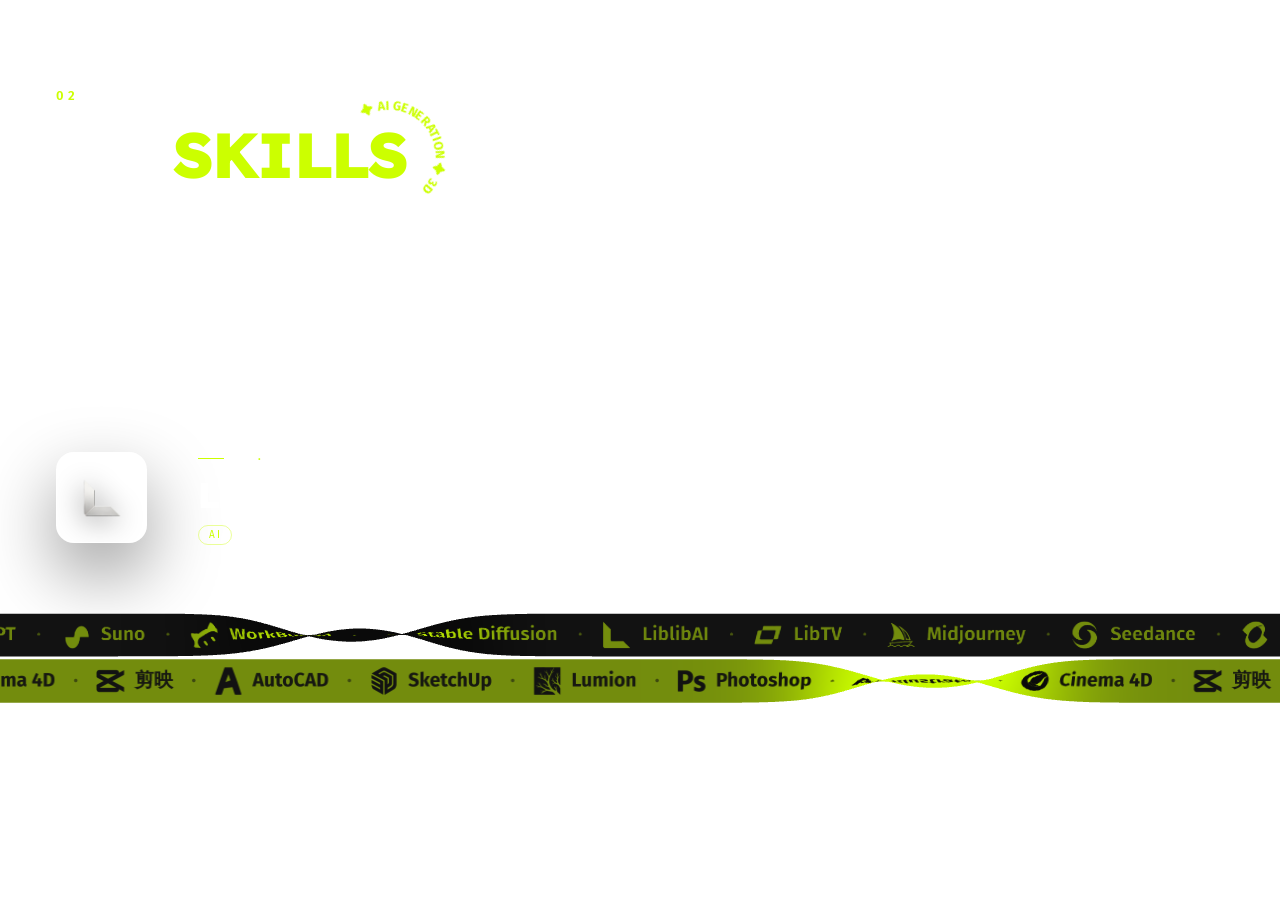
<file: skills-stage.html>
<!DOCTYPE html>
<html lang="zh-CN">
<head>
<meta charset="UTF-8">
<meta name="viewport" content="width=device-width, initial-scale=1">
<title>SKILLS · LI SHUAI</title>
<link href="assets/fonts/fonts.css" rel="stylesheet" />
<style>
/* ============================================================
   品牌基础 —— 与主站保持一致
   暗色 + 白 alpha 分层 + 品牌绿 #CCFF00 + Minimal Editorial
   ============================================================ */
:root{
  --bg:#111111;
  /* 与主站 index.html 的 --margin 保持三档一致（56/32/20），左右对齐全靠它。
     主站若改 --margin，这里要同步。 */
  --page-margin:56px;
  --loop-pad:2px;   /* 图标行上下留白（面板"图标行高"可调） */
  --loop-gap:0px;    /* 两行图标之间的距离（面板"两行间距"可调）。用户 2026-09-13 拖到 0：两行紧贴 */
  --panel:rgba(255,255,255,.03);
  --line:rgba(255,255,255,.10);
  --txt:#ffffff;
  --txt-2:rgba(255,255,255,.62);
  --txt-3:rgba(255,255,255,.34);
  --accent:#CCFF00;

  --gap:12px;          /* 工具卡间距（面板可调） */
  --logoH:42px;        /* 工具卡高度（面板可调） */
  --tile:clamp(96px,13vw,176px);  /* 主角位方形瓦片边长；JS 会按右侧文字块实测高度覆盖（瓦片缩到与文字等高） */
  --c-rx:0deg;         /* 环形 俯仰（面板可调） */
  --c-ry:0deg;         /* 环形 左右摆角（面板可调） */
  --c-rz:-30deg;       /* 环形 平面旋转（面板可调） */
  --c-persp:500px;     /* 环形 透视强度（面板可调） */
  --c-tx:26px;         /* 环形 横向偏移（面板可调） */
  --c-ty:-8px;         /* 环形 纵向偏移（面板可调） */
  --ring-size:120px;   /* 环形直径（面板可调） */
  --ring-dx:69px;      /* 环心把手拖出来的横向平移（JS 写，不动角度参数） */
  --ring-dy:23px;      /* 环心把手拖出来的纵向平移 */
  --fade:#111111;      /* 边缘淡出色 = 背景色 */

  /* ---- 环形「绑定到标题文字」的锚点 ----
     --ring-anchor-x/y = MY SKILLS 文字的中心（相对 .skills 左上角）。
     下面给的是兜底值（= 满字号 104px 时的实测值）；JS layoutRing() 会按标题文字的实际
     包围盒覆盖它，所以标题字号随视口变化（见 .title 的 font-size 公式）时，环依然跟着文字走。 */
  --ring-anchor-x:calc(max((100% - 1440px) / 2, 0px) + var(--page-margin) + 303px);
  --ring-anchor-y:208px;

  /* 环形定位与 3D 变换：.curved-wrap（环本体）与 .ring-hub-layer（环心把手的承载层）
     共用这两个变量 —— 保证把手永远落在环的几何圆心上，且跟随同样的角度。
     + ringSize*0.262 是老版本对 _circlePath 圆心偏移的写死补偿；现在环心由 placeRingHub()
     实测，这一项只作为「维持用户已调好构图」的常量保留（改动它会让整环平移）。 */
  /* --ring-k：环随标题字号的缩放比（1 = 满字号 104px，即用户调好的状态）。
     --ring-s：实际生效的环尺寸 = 面板值 ringSize × --ring-k。两者都由 JS 写入。
     做法：把"环的尺寸 + 所有偏移项"统一乘 --ring-k，而不是用 transform:scale() ——
     因为 --ring-x 里还有 0.262×ringSize 这类常量，用 scale() 它们不会跟着缩，窄屏会漂。 */
  --ring-k:1;
  --ring-s:var(--ring-size,176px);
  --ring-x:calc(var(--ring-anchor-x) + var(--ring-s) * 0.262 + var(--ring-dx,0px) * var(--ring-k));
  --ring-y:calc(var(--ring-anchor-y) - var(--ring-s) / 2 + var(--ring-dy,0px) * var(--ring-k));
  --ring-tf:perspective(calc(var(--c-persp,1600px) * var(--ring-k)))
            rotateX(var(--c-rx,0deg)) rotateY(var(--c-ry,0deg)) rotateZ(var(--c-rz,0deg))
            translateX(calc(var(--c-tx,0px) * var(--ring-k)))
            translateY(calc(var(--c-ty,0px) * var(--ring-k)));
}
*{box-sizing:border-box;margin:0;padding:0}
/* ⚠️ 2026-09-19 按用户要求换成「透明度 0」：想先看背景视频会不会影响屏3 的画面。
   **原值不删，保留在这里，随时换回来**：background:var(--bg);   （--bg = #111111）
   注意：--bg 变量本身没动，其它用到它的地方（如 .ring-hub::before/::after 的 #111111）
   不受影响，改的只是这一层实际应用的底色。 */
html,body{background:rgba(0,0,0,0);}
body{
  cursor:none;                  /* 嵌入主站时由父站统一画绿点光标（见文件末尾的坐标同步） */
  color:var(--txt);
  font-family:"Fira Sans","Helvetica Neue",Arial,"PingFang SC","Microsoft YaHei",sans-serif;
  -webkit-font-smoothing:antialiased;
  overflow-x:hidden;
}
@media (pointer:coarse){ body{cursor:auto} }   /* 触屏没有悬停光标，恢复系统默认 */

.skills{
  /* 顶部留白 120 → 88px：与屏2 的"眉标距区块顶"统一为 88px（原来 120 vs 227，两屏不一致）。
     88 是下限——导航 fixed 高 80px，再小内容会被导航压住。
     底部 140 → 120px（用户 2026-09-22）：屏3 底部留白原本 140，而下一屏（屏4 服务区，
     .section 的 padding-top）是 120 —— 两个数字不一样，视觉上黑底那段（140）比
     浅底那段（120）更空，看起来不齐。统一成 120 后两段留白一致。
     ⚠️ 顶部 88px 是当初为对齐屏2 特意调的，不要跟着一起改。
     2026-10-14 18:1x 用户：底部留白改由面板「底部留白（丝带下方）」控制
     （--skills-pad-b，默认 120）—— 他要把红框里那段空白调高/调低。 */
  padding:88px 0 var(--skills-pad-b, 120px);
  position:relative;
}

/* ---------- 标题区 ---------- */
.skills__hd{
  width:min(1440px,100%);
  padding-left:var(--page-margin);    /* 与主站 .page 的左右边距完全一致 → 左缘对齐 */
  padding-right:var(--page-margin);
  margin:0 auto 56px;
  position:relative;z-index:1;   /* 标题压在环形之上（环形是标题背后的装饰） */
}
.eyebrow{
  font-size:13px;letter-spacing:.28em;text-transform:uppercase;
  color:var(--txt-3);margin-bottom:22px;
}
.eyebrow b{color:var(--accent);font-weight:600}
.title{
  font-family:"Lexend","Helvetica Neue",Arial,sans-serif;
  font-weight:800;
  /* 字号与屏2 大标题保持一致：屏2 是 1972 宽的固定画布等比缩放，
     99px × (iframe宽1440/1972) = 72.3px 且 iframe 封顶 1440 → 基本恒定。
     这里按同一比例换算：内容宽（min(1440px,100vw)-2×page-margin）× 0.0545
     （1920 视口：1328×0.0545=72.3 ✓；1440 视口：1310×0.0545=71.4 = 屏2 实测值 ✓）
     改大标题字号会连带缩放环形（环与字号等比绑定，见 --ring-k），这是既有设计。 */
  font-size:clamp(24px, calc((min(1440px, 100vw) - var(--page-margin) * 2) * 0.0545), 200px);
  line-height:.94;letter-spacing:-.03em;
  text-transform:uppercase;
}
.title span{color:var(--accent)}
.sub{
  margin-top:22px;max-width:52ch;
  font-size:clamp(14px,1.1vw,17px);line-height:1.7;color:var(--txt-2);
}

/* ---------- 弧形流动文字（CurvedLoop） ---------- */
/* 环形锚定到 MY SKILLS 文字：绝对定位，锚点 --ring-anchor-x/y 由 JS 实测文字包围盒写入，
   尺寸与偏移统一乘 --ring-k 随标题字号等比缩放 → 任何窗口宽度下环与文字的关系完全一致；
   --c-tx / --c-ty 仍可在面板里微调。 */
.curved-wrap{
  position:absolute;
  left:var(--ring-x);
  top:var(--ring-y);
  width:var(--ring-s,176px);
  margin:0;
  z-index:0;                    /* 压在标题之下，当背景装饰 */
  display:flex;justify-content:center;align-items:center;
  transform:var(--ring-tf);     /* 3D 角度（俯仰/摆角/平面旋转/透视/偏移），默认全 0 = 平面圆环 */
  transform-origin:50% 50%;
  will-change:transform;
}
/* 环心把手的承载层：位置/尺寸/transform 与 .curved-wrap 完全一致，
   但 z-index 在标题之上 —— 否则把手会正好被 MY SKILLS 的字母盖住、看不见也点不到。 */
.ring-hub-layer{
  position:absolute;
  left:var(--ring-x);
  top:var(--ring-y);
  width:var(--ring-s,176px);
  height:var(--ring-s,176px);
  transform:var(--ring-tf);
  transform-origin:50% 50%;
  pointer-events:none;          /* 层本身不挡交互，只有把手可点 */
  z-index:5;
}
.curved-loop-jacket{
  width:100%;display:flex;align-items:center;justify-content:center;
  user-select:none;-webkit-user-select:none;
}
.curved-loop-svg{
  width:100%;aspect-ratio:100/12;overflow:visible;display:block;
  font-size:6rem;font-weight:700;text-transform:uppercase;line-height:1;
  fill:var(--accent);
  user-select:none;-webkit-user-select:none;
}
/* 环形模式：方形、尺寸由 --ring-size 控制，可缩小成画面里的一个环 */
.curved-loop-svg.is-ring{ width:var(--ring-s,176px); aspect-ratio:1; }
.curved-loop-jacket{visibility:hidden}   /* 测量完成后由 JS 置为 visible */

/* 环心拖动把手：抓住它平移整个环。
   只写 --ring-dx / --ring-dy，绝不触碰 --c-rx/ry/rz/persp/tx/ty，所以拖动不会重置角度。
   注意 left/top 这里只是兜底值 —— 实际位置由 JS 从圆弧路径采样三点求外心后写 inline style。
   原因：_circlePath 用 "A r,r 0 1,1" 画弧，缺口角度一变浏览器会选到另一个圆心，
   环会翻到 viewBox 另一侧，任何写死的补偿值都会失效。 */
.ring-hub{
  position:absolute;
  left:50%;
  top:50%;
  width:22px;height:22px;margin:-11px 0 0 -11px;
  border-radius:50%;
  background:var(--accent);                 /* 实心品牌绿点 */
  border:1px solid #111111;                 /* 深色描边：压在绿色标题字母上时靠它区分 */
  box-shadow:0 0 0 2px rgba(10,10,10,.6), 0 0 14px rgba(204,255,0,.45);
  cursor:grab;touch-action:none;z-index:6;
  pointer-events:auto;          /* 承载层是 none，这里单独打开 */
  transition:box-shadow .2s ease, transform .2s ease;
}
.ring-hub:hover{box-shadow:0 0 0 3px rgba(10,10,10,.68), 0 0 18px rgba(204,255,0,.75)}
.ring-hub.is-drag{cursor:grabbing;transform:scale(1.2)}
/* 深色十字准星，同样是为了在绿底上也能看清中心 */
.ring-hub::before,.ring-hub::after{content:"";position:absolute;left:50%;top:50%;background:#111111;opacity:.82}
.ring-hub::before{width:10px;height:1.5px;transform:translate(-50%,-50%)}
.ring-hub::after{width:1.5px;height:10px;transform:translate(-50%,-50%)}

/* ---------- 工具滚动行（LogoLoop） ---------- */
/* 内容压在媒体残影之上（残影是环境光晕，属于背景层；不给 z-index 会被它轻微盖住） */
/* 2026-09-23 用户要求：两行图标整体下移。
   第一轮先加了 20px；第二轮用户看图后说"再往下一点，约一个灰色图标的高度" → 累加到 60px。
   原值无 margin-top（= 0），保留在这行注释里方便回退：margin-top: 0; */
.loops{display:flex;flex-direction:column;gap:var(--loop-gap,22px);position:relative;z-index:1;margin-top:60px}
/* ⚠️ 两行的【外层容器】不参与命中（2026-10-14 实测根因）：
   在 cLoopGap<0 + rY1/rY2 偏移下，两行视觉重叠；.loop-row 是空壳容器、
   在 z 序上会盖住另一行的可见区域并把点击【吞掉】（点击无反应 / 判定成别行）。
   容器设为 none、行本体（#loop1/#loop2）显式恢复 auto。 */
.loop-row{pointer-events:none}
#loop1,#loop2{pointer-events:auto}
.loop-row{position:relative;width:100%}

.logoloop{
  position:relative;overflow:hidden;width:100%;
  padding:var(--loop-pad,16px) 0;   /* 上下留白由面板"图标行高"控制 */
}
.logoloop__track{display:flex;width:max-content;will-change:transform;user-select:none;position:relative;z-index:0}
.logoloop__list{display:flex;align-items:center;list-style:none}
.logoloop__item:last-child{margin-right:var(--gap)}

/* 工具行卡：纯图标（无方框 / 无名字 —— 名字由上方主角位给出）。
   Kling / LiblibAI 已用 icons/*-n.png（预先把 logo 放大裁掉多余透明边），
   所以所有图标都能在"统一格子 contain"下视觉一致。 */
.logoloop__item{
  flex:0 0 auto;margin-right:var(--gap);
  height:calc(var(--logoH) * 1.3);
  display:flex;align-items:center;
}
.skill{
  display:inline-flex;align-items:center;
  height:100%;
}
/* 统一对齐格子：每个图标居中在等宽格子里（透明、无边框） */
.skill__icon{
  position:relative;
  width:calc(var(--logoH) * 1.7);
  height:100%;
  display:flex;align-items:center;justify-content:center;
  font-size:calc(var(--logoH) * .85);   /* 字母 fallback 与图标视觉同高 */
  font-weight:800;letter-spacing:-.02em;
  color:rgba(216,214,212,.5);            /* 字母 fallback（SD）：默认 50% 透明（整行图标不抢眼），hover 时回到不透明并变品牌绿 */
  font-family:"Lexend","Helvetica Neue",Arial,sans-serif;
  flex:none;
  transition:color .3s ease;
}
/* 默认：原色（白/彩） */
.skill__icon img{
  max-width:calc(var(--logoH) * 1.2);
  max-height:calc(var(--logoH) * .85);
  width:auto;height:auto;
  object-fit:contain;
  opacity:.5;                            /* 默认 50%：工具行整体降低存在感，hover 时回到 100% 并变绿 */
  filter:drop-shadow(0 1px 2px rgba(0,0,0,.3));
  transition:opacity .3s ease, transform .35s cubic-bezier(.4,0,.2,1), filter .3s ease;
}
/* hover：品牌绿上色 —— 与"正片叠底"同款的数学运算（feColorMatrix 把像素亮度映射成绿色）。
   白 → 精确品牌绿 #CCFF00；灰 → 按比例变深的绿（保留图标原有灰阶层次，不是拍平成一块纯色）。
   为什么不用 mix-blend-mode:multiply：它会把整格的透明区也一起乘暗
   （页面底 #111111 乘绿后蓝色通道必然归 0）→ 实测会露出一圈可见的淡方块。
   feColorMatrix 只作用于图标像素本身并保留 alpha，透明区完全不动 → 无方块。
   【也不要改回 mask-image】：它指向本地图片时在 file:// 下会被浏览器拦截，
   遮罩层变全透明 → 表现为"只有 SD 字母变绿、PNG 图标都不变"。 */
.logoloop--scale-hover .logoloop__item:hover .skill__icon img,
.logoloop--scale-hover .logoloop__item.is-hovered .skill__icon img{
  transform:scale(1.1);
  opacity:1;
  filter:url(#brandgreen);
}
/* 字母 fallback（SD）：hover 直接变精确品牌绿 */
.logoloop--scale-hover .logoloop__item:hover .skill__icon,
.logoloop--scale-hover .logoloop__item.is-hovered .skill__icon{color:var(--accent)}

/* 边缘淡出
   ⚠️ 2026-09-19 改法：原来是用「背景色色块」做假淡出 —— ::before/::after 铺一条
   linear-gradient(var(--fade) → transparent) 把两端的图标盖住，而 --fade 就是背景色 #111111。
   但页面底已经改成透明的背景视频了，那个固定的 #111111 就从"隐形遮罩"变成了
   一条看得见的不透明色带（用户反馈"三屏下面自动滚动那里有个不透明的条"）。
   现在改成给滚动行本身加 mask：让**图标自己在两端淡出**，
   跟背景是什么颜色、是视频还是纯色都无关。旧的色块遮罩停用（保留规则但 display:none）。 */
.logoloop--fade{
  -webkit-mask-image:linear-gradient(to right,rgba(0,0,0,0) 0,#000 8%,#000 92%,rgba(0,0,0,0) 100%);
  mask-image:linear-gradient(to right,rgba(0,0,0,0) 0,#000 8%,#000 92%,rgba(0,0,0,0) 100%);
}
.logoloop--fade::before,.logoloop--fade::after{
  content:"";position:absolute;top:0;bottom:0;width:clamp(40px,10%,160px);
  pointer-events:none;z-index:10;display:none;   /* 原色块遮罩已停用 */
}
.logoloop--fade::before{left:0;background:linear-gradient(to right,var(--fade) 0%,rgba(0,0,0,0) 100%)}
.logoloop--fade::after{right:0;background:linear-gradient(to left,var(--fade) 0%,rgba(0,0,0,0) 100%)}

/* ---------- 主角位（Editorial 焦点区）：悬停工具带 → 显示该软件 ---------- */
.spotlight{
  width:min(1440px,100%);padding-left:var(--page-margin);padding-right:var(--page-margin);margin:0 auto 18px;
  display:flex;align-items:center;gap:clamp(22px,4vw,56px);
  min-height:clamp(150px,22vh,240px);
  user-select:none;
  position:relative;z-index:1;          /* 压在媒体残影之上 */
}
.spotlight__art{flex:none;display:flex;align-items:center}
.spotlight__tile{
  width:var(--tile,clamp(96px,13vw,176px));aspect-ratio:1;
  border-radius:18px;
  overflow:hidden;                 /* 保险：内容（如 SD 字母）永不越出方框 */
  background:var(--panel);border:1px solid var(--line);
  display:flex;align-items:center;justify-content:center;
  box-shadow:0 30px 70px rgba(0,0,0,.4), inset 0 1px 0 rgba(255,255,255,.04);
  transition:border-color .4s ease;
}
.spotlight__tile img{
  width:56%;height:56%;object-fit:contain;
  /* 用 D:/导入 原图标的本来样子（保留明暗层次），不再强制压成纯白剪影 */
  filter:drop-shadow(0 4px 14px rgba(0,0,0,.45));
}
.spotlight__tile span{
  font-family:"Lexend","Helvetica Neue",Arial,sans-serif;
  font-weight:800;
  /* 字号挂到瓦片尺寸上（原来独立用 6vw/84px，瓦片从 176 缩到 99 后没跟着缩 → SD 溢出方框）。
     0.46 × 瓦片：99px 瓦片 → 45.5px，两个字总宽约 60px，既不出框、视觉分量也与其他 54px 图标相当。 */
  font-size:calc(var(--tile, 96px) * 0.46);
  line-height:1;
  /* 亮度对齐 PNG 图标（图标不透明区平均约 204）：原来用 --txt-3(34%白≈98) 显得过浅。 */
  color:rgba(255,255,255,.80);
}
/* 文字块保持自然高度（不拉伸）。方形瓦片反过来缩小到与它等高：
   --tile 由 JS 实测 .spotlight__body 的高度写入，父级 align-items:center 保证两者居中对齐。 */
.spotlight__body{min-width:0}
.spotlight__eyebrow{
  display:flex;align-items:center;gap:10px;
  font-size:11px;letter-spacing:.24em;text-transform:uppercase;color:var(--txt-3);
  margin-bottom:14px;
}
.spotlight__eyebrow::before{content:"";width:26px;height:1px;background:var(--accent)}
.spotlight__eyebrow b{color:var(--accent);font-weight:600}
.spotlight__name{
  font-family:"Lexend","Helvetica Neue",Arial,sans-serif;
  font-weight:800;
  /* 与 .title 同一套坐标系、固定取其 55% —— 任何宽度下都严格低于大标题一级，
     不会再出现"软件名跟大标题一样大"的观感。1920 视口实测 ≈ 39.8px（大标题 72.38px）。
     连带：瓦片（--tile）由 JS 按 .spotlight__body 高度写入 → 瓦片与图标会一起等比缩小。 */
  font-size:clamp(24px, calc((min(1440px, 100vw) - var(--page-margin) * 2) * 0.030), 44px);
  line-height:.92;letter-spacing:-.02em;
  color:var(--txt);
}
.spotlight__meta{
  margin-top:14px;font-size:clamp(13px,1vw,15px);
  color:var(--txt-2);letter-spacing:.04em;
}
.spotlight__meta i{
  font-style:normal;color:var(--accent);
  border:1px solid rgba(204,255,0,.4);border-radius:99px;
  padding:3px 10px;font-size:10px;letter-spacing:.14em;margin-right:10px;
  text-transform:uppercase;
}
/* 切换过渡：大字**不完全消失**，只"沉一下"再浮回来。
   退场快（0.1s：压到 .35 + 下沉 4px）→ 在最低点换内容 → 入场慢（0.24s）回位。
   这样"换内容"那一下被藏在最暗处，全程文字都在，不会出现"空一下"。
   eyebrow（AI · TOOLS）和 meta（[AI] 图像生成）**都不参与** ——
   这两行位置钉死、原地换字，不跟着大字一起位移，否则整块内容像在上下弹跳。 */
.spotlight__name,
.spotlight__tile img,
.spotlight__tile span{
  transition:opacity .24s ease, transform .24s cubic-bezier(.4,0,.2,1);
}
.spotlight.swap .spotlight__name,
.spotlight.swap .spotlight__tile img,
.spotlight.swap .spotlight__tile span{
  opacity:.35; transform:translateY(4px) scale(.985);
  transition-duration:.1s;                 /* 退场比入场快 —— 利落，不拖泥带水 */
}

/* ---------- 右侧媒体窗口（当前软件的设计图 / 之后换视频） ----------
   左右：对齐内容容器 —— 右缘 = 内容右缘，宽度 = 内容宽 × 0.54（用户红框实测比例）。
   上下：--stage-top / --stage-h 由 JS 实测写入（top = 大标题顶边，height = 到底部内容块底边）。 */
.stage{
  position:absolute;
  /* 坐标系与主站 .page 一致：内容区左缘 = max((100%-1440px)/2,0)+page-margin，
     再取内容区（宽 - 2×margin）的右侧 --stage-ratio。窄屏时左缘退化为 page-margin。
     ⚠️ 画面大小由"宽度"决定（视频 16:9 级 → 按宽撑满）；改高度不会让画面变大。 */
  --stage-ratio:0.62;
  /* 2026-09-23 用户要求：窗口的**右缘对齐下方图标行那条横线的右端**。
     原来宽度也用 --stage-ratio（0.62），右缘只到 1369，比横线右端（1425）少 56px。
     ⚠️ 不能直接调大 --stage-ratio —— 左缘公式里也用了它，一改左缘会跟着往左跑。
     所以宽度单独给一个系数 --stage-w：**左缘仍按原 0.62 算（左边不动），只把右边推开**。
     换算：内容区宽 1313 × 0.6626 ≈ 870 → 右缘 = 555 + 870 = 1425 ✓（原系数 0.62 对应 814）*/
  --stage-w:0.6626;
  /* ⚠️ 2026-10-14 17:1x【右上角锚定】：
     用户要求"右上角固定、向下（左）等比放大"。改为 right 定位 ——
     右缘公式与旧的"左缘+宽"代数等价（V=1902 实测右缘 1672 ✓）：
       右缘 = A + M + C×1.0426  ⟹  right = 100% − (A + M + C×1.0426)
     宽度走 --stage-w2（JS 按"高度×原比例"写入；无 JS 时退回原公式兜底）。 */
  left:auto;
  right:calc(100% - (max((100% - 1440px) / 2, 0px) + var(--page-margin) + (min(1440px, 100%) - var(--page-margin) * 2) * 1.0426));
  width:var(--stage-w2, calc((min(1440px, 100%) - var(--page-margin) * 2) * var(--stage-w)));
  top:var(--stage-top,170px);
  height:var(--stage-h,400px);
  display:flex;align-items:center;justify-content:flex-end;  /* 图片右缘贴齐窗口右缘（右边不留空） */
  pointer-events:none;                 /* 不挡下面两行图标的悬停 */
  z-index:0;
}
/* 主图：矩形羽化 —— 四条边各羽化最外侧约 5%。
   用两层线性渐变做"交集"（mask-composite:intersect），
   不能用 radial-gradient（径向的实心区是椭圆，会把画面切成椭圆）。
   想调羽化宽度改那两个 5%（调大=羽化更宽、调小=更锐）。 */
.stage__media{
  /* 绝对定位 + margin:auto → 两个 video 完全重叠（交叉淡化必需）。
     若用 position:relative，两个元素会左右并排而不是叠在一起。 */
  position:absolute;left:0;right:0;top:0;bottom:0;margin:auto;z-index:1;
  /* 等比缩放、绝不拉伸：max-width 与 max-height 双重约束，取"刚好装进窗口"的那一档。
     ⚠️ 别改回 height:100% —— 那样宽度靠 max-width 封顶时，高度不会跟着缩，
        宽高比大于窗口的图（例如 16:9）会被横向压扁（实测 1.778 被压到 1.569）。
     适配比例：4:3 → 609×457（按高撑满）；16:9 → 717×403（按宽撑满，上下各留 27px）。 */
  width:auto;height:auto;max-width:100%;max-height:100%;
  object-fit:contain;display:block;
  -webkit-mask-image:linear-gradient(to right, rgba(0,0,0,0) 0, #000 5%, #000 95%, rgba(0,0,0,0) 100%),
                     linear-gradient(to bottom, rgba(0,0,0,0) 0, #000 5%, #000 95%, rgba(0,0,0,0) 100%);
          mask-image:linear-gradient(to right, rgba(0,0,0,0) 0, #000 5%, #000 95%, rgba(0,0,0,0) 100%),
                     linear-gradient(to bottom, rgba(0,0,0,0) 0, #000 5%, #000 95%, rgba(0,0,0,0) 100%);
  -webkit-mask-composite:source-in;    /* 老写法（Safari/旧 Chrome） */
          mask-composite:intersect;    /* 标准写法 */
  /* 抬黑：把图片的黑场对齐到页面背景 #111111，消除"图片比背景更深"的色块感。
     不需要就删掉这一行（详见 SVG 里 #liftblack 的注释）。 */
  filter:url(#liftblack);
  opacity:0;transition:opacity .45s ease;
}
/* 两个 video 用同一条曲线、同时开始 → 两者 opacity 之和恒为 1，交叉区不会"暗一下"。
   （给淡入单独加 delay 的话，中间会出现两边都不满 → 整体亮度掉到 0.5，反而更生硬；
     真正需要"错开"的是文字与画面之间，那个由 JS 的 300ms 时序负责。） */
.stage__media.is-on{opacity:1}
/* 背后的"大残影"：同一张图放大很多倍 + 10% 透明度 + 外侧羽化 20% → 环境光晕。
   高度倍数/透明度/羽化都在这三条里调。
   ⚠️ 用 bottom:0 而不是居中：残影只向上/左右扩，**绝不向下溢出**，
   否则会盖到下面两行滚动的图标上（用户反馈那样很乱）。 */
.stage__ghost{
  /* 【已关闭】背后的大残影（10% 环境光晕）——用户反馈下面两行图标滚动时会显乱，先关掉。
     要恢复：把下面的 display:none 改成 display:block 即可，其余参数都还在。
     ⚠️ 一定要写在这条规则的最后：前面写会被本条自己的 display 声明覆盖掉。 */
  position:absolute;left:50%;bottom:0;
  transform:translateX(-50%);
  /* 用 --stage-h 显式算高度（百分比在小盒子里解析不可靠）；1.9 = 放大倍数 */
  height:calc(var(--stage-h,400px) * 1.9);
  width:auto;max-width:none;
  object-fit:contain;display:block;
  z-index:0;
  opacity:0;transition:opacity .5s ease;
  /* 残影同样用矩形羽化，外侧 20% */
  -webkit-mask-image:linear-gradient(to right, rgba(0,0,0,0) 0, #000 20%, #000 80%, rgba(0,0,0,0) 100%),
                     linear-gradient(to bottom, rgba(0,0,0,0) 0, #000 20%, #000 80%, rgba(0,0,0,0) 100%);
          mask-image:linear-gradient(to right, rgba(0,0,0,0) 0, #000 20%, #000 80%, rgba(0,0,0,0) 100%),
                     linear-gradient(to bottom, rgba(0,0,0,0) 0, #000 20%, #000 80%, rgba(0,0,0,0) 100%);
  -webkit-mask-composite:source-in;
          mask-composite:intersect;
  display:none;                 /* ← 残影开关：改成 block 即恢复（必须放最后） */
}
.stage__ghost.is-on{opacity:.10}

/* ---------- 调参面板 ---------- */
.panel{
  position:fixed;top:18px;right:18px;z-index:999;
  width:300px;padding:16px 16px 12px;
  background:rgba(20,20,20,.94);border:1px solid var(--line);border-radius:12px;
  backdrop-filter:blur(12px);
  font-size:12px;color:var(--txt-2);
  /* 滑轨变多后整块会超出窗口高度、底部「复制参数」被裁掉。
     所以：面板限高 = 视口高 - 上下各 18px；只让中间的滑轨区滚动，
     标题头和底部按钮固定 —— 按钮永远够得着。 */
  max-height:calc(100vh - 36px);
  display:flex;flex-direction:column;
  overflow:hidden;
}
.panel__hd{
  display:flex;align-items:center;justify-content:space-between;
  margin-bottom:12px;cursor:move;user-select:none;
}
.panel__hd b{color:var(--accent);font-size:12px;letter-spacing:.1em;text-transform:uppercase}
.panel__toggle{
  background:none;border:1px solid var(--line);color:var(--txt-3);
  width:22px;height:22px;border-radius:6px;cursor:pointer;font-size:13px;line-height:1;
}
.panel__body{
  display:flex;flex-direction:column;gap:11px;
  flex:1 1 auto;min-height:0;        /* min-height:0 是 flex 子项能滚动的前提 */
  overflow-y:auto;padding-right:6px;
  scrollbar-width:thin;              /* Firefox */
}
.panel__body::-webkit-scrollbar{width:6px}
.panel__body::-webkit-scrollbar-track{background:transparent}
.panel__body::-webkit-scrollbar-thumb{background:rgba(204,255,0,.28);border-radius:3px}
.panel__body::-webkit-scrollbar-thumb:hover{background:rgba(204,255,0,.5)}
.panel.collapsed .panel__body{display:none}
/* 按钮和提示已移出滚动区，折叠时也要一起收起 */
.panel.collapsed .panel__btns,
.panel.collapsed .panel__hint{display:none}
.ctl{display:flex;flex-direction:column;gap:5px}
.ctl__row{display:flex;justify-content:space-between;align-items:baseline}
.ctl__row label{color:var(--txt-3)}
.ctl__row output{color:var(--accent);font-variant-numeric:tabular-nums;font-weight:600}
input[type=range]{width:100%;accent-color:var(--accent);cursor:pointer}
.panel__sec{
  margin-top:4px;padding-top:10px;border-top:1px solid var(--line);
  font-size:10px;letter-spacing:.18em;text-transform:uppercase;color:var(--txt-3);
}
.panel__btns{display:flex;gap:8px;margin-top:12px}
.btn{
  flex:1;padding:7px 0;border:1px solid var(--line);border-radius:7px;
  background:none;color:var(--txt-2);font-size:11px;cursor:pointer;
  transition:all .25s;
}
.btn:hover{border-color:var(--accent);color:var(--accent)}
.btn--go{background:var(--accent);color:#111111;border-color:var(--accent);font-weight:600}
.btn--go:hover{background:#d9ff33;color:#111111}
.panel__hint{margin-top:10px;font-size:10px;line-height:1.6;color:var(--txt-3)}

/* 右下角浮动按钮：任何时候都能开合调参面板（生产域名自动隐藏） */
.panel-fab{
  position:fixed;right:18px;bottom:18px;z-index:1000;
  padding:9px 15px;border-radius:999px;cursor:pointer;
  background:rgba(20,20,20,.92);border:1px solid var(--line);color:var(--txt-2);
  font-size:12px;letter-spacing:.02em;backdrop-filter:blur(12px);
  transition:border-color .25s,color .25s;
}
.panel-fab:hover{border-color:var(--accent);color:var(--accent)}

/* ---------- 无障碍：尊重系统减弱动效 ---------- */
@media (prefers-reduced-motion: reduce){
  .logoloop__track{transform:translate3d(0,0,0) !important}
  .skill{transition:none !important}
}

/* ---------- 窄屏 ---------- */
@media (max-width:768px){
  .curved-loop-svg{font-size:3.2rem;aspect-ratio:100/16}
  :root{--gap:10px;--logoH:36px}   /* 小屏按同样比例收一档 */
  .panel{width:calc(100vw - 36px)}
}

/* —— 与主站一致的左右边距断点（.page 的 --margin 三档）—— */
@media (max-width:1024px){ :root{ --page-margin:32px } }
@media (max-width:640px){ :root{ --page-margin:20px } }
</style>
</head>
<body>

<!-- 品牌绿上色滤镜 —— 等价于"正片叠底"，但保留 alpha、不会产生方块：
     R'=0.8·L，G'=1.0·L，B'=0  （L = 0.2126R + 0.7152G + 0.0722B）
     纯白 L=1 → (204,255,0) 精确品牌绿；灰 → 按比例变深的绿，图标原有灰阶层次全部保留。
     color-interpolation-filters="sRGB" 必须保留，否则会在 linearRGB 下算偏色。
     内联 SVG 不抓外部资源，file:// / http / 线上均生效。 -->
<svg width="0" height="0" aria-hidden="true" style="position:absolute;pointer-events:none">
  <filter id="brandgreen" color-interpolation-filters="sRGB"
          x="-10%" y="-10%" width="120%" height="120%">
    <feColorMatrix type="matrix" values="
      0.17008 0.57216 0.05776 0 0
      0.21260 0.71520 0.07220 0 0
      0       0       0       0 0
      0       0       0       1 0"/>
  </filter>

  <!-- 抬黑滤镜：把设计图的"黑"抬到和页面背景 #111111(17) 一致，消除图片与背景的色差。
       参数：out = in × slope + intercept（归一化），由"该图黑场→背景色、255→255"解出。
       这里的数值是**首图 liblibai 的默认值**（黑场 5.1 → 17），
       切换图片时由 JS 的 applyLift() 按每张图自己的黑场动态改写这两个属性。
       所以改页面背景色时只要改 JS 里的 LIFT_BG，不用动这里。
       ⚠️ 关掉：删掉 .stage__media 上的 filter:url(#liftblack) 即可。 -->
  <filter id="liftblack" color-interpolation-filters="sRGB">
    <feComponentTransfer>
      <feFuncR type="linear" slope="0.9524" intercept="0.0476"/>
      <feFuncG type="linear" slope="0.9524" intercept="0.0476"/>
      <feFuncB type="linear" slope="0.9524" intercept="0.0476"/>
    </feComponentTransfer>
  </filter>
</svg>

<section class="skills">

  <!-- 标题区 -->
  <div class="skills__hd">
    <div class="eyebrow"><b>02</b> &nbsp;/&nbsp; SKILLS</div>
    <h1 class="title">MY <span>SKILLS</span></h1>
    <p class="sub">工具是思维的延伸，创意是解决问题的钥匙。覆盖商业视觉全链路的创作工具与技能体系。</p>
  </div>

  <!-- 弧形流动文字（CurvedLoop 原生版） -->
  <div class="curved-wrap">
    <div id="curved1"></div>
  </div>

  <!-- 环心拖动把手：拖动平移整个环（只改 --ring-dx/--ring-dy，不重置任何角度参数） -->
  <div class="ring-hub-layer">
    <div class="ring-hub" id="ringHub" title="拖动可平移环形（不影响角度参数）· 双击归位"></div>
  </div>

  <!-- 主角位（Editorial 焦点区）：悬停两行工具带任意卡 → 这里切换成该软件 -->
  <div class="spotlight" id="spotlight">
    <div class="spotlight__art">
      <div class="spotlight__tile" id="spotTile"><img src="icons-final/liblibai.png" alt="L" draggable="false"/></div>
    </div>
    <div class="spotlight__body">
      <div class="spotlight__eyebrow" id="spotEyebrow">AI <b>·</b> TOOLS</div>
      <h2 class="spotlight__name" id="spotName">LiblibAI</h2>
      <div class="spotlight__meta" id="spotMeta"><i>AI</i>图像生成</div>
    </div>
  </div>

  <!-- 右侧媒体窗口：显示当前软件的"设计图 / 视频"，边缘羽化融入背景。
       位置由 JS 实测（top = 大标题顶边，height = 到聚光灯底边），左右由内容容器公式算。
       之后把图片换成视频：把下面 <img> 换成 <video muted autoplay loop playsinline>，
       并把 ROW 里的 media 改成对应的 .mp4 路径即可（视频不需要羽化的话删掉 .stage__media 的 mask）。 -->
  <div class="stage" id="stage" aria-hidden="true">
    <!-- 背后的大残影（同一张图放大 1.9 倍 / 10% 透明度 / 外侧羽化 20%），先于主图 → 画在下面 -->
    <video class="stage__media" id="stageMedia" src="media/liblibai.mp4?v=20260915c"
           muted autoplay loop playsinline preload="auto" draggable="false"></video>
    <!-- 第二个 video：专用于「交叉淡化」。两个元素交替当"当前/待播"。
         只有一个元素时，换 src 会立刻清空当前帧 → 中间一段空白，
         淡出变成"淡出一块空白"，这就是右侧切换生硬的主因。 -->
    <video class="stage__media" id="stageMedia2"
           muted loop playsinline preload="none" draggable="false"></video>
  </div>

  <!-- 工具无限滚动（LogoLoop 原生版）
       第一排标签：文字已删、只留横线（::after flex:1 自动贯穿整行）；
       第二排标签：整行已按需求删除。要恢复标签就把文字填回 div 里。 -->
  <div class="loops">
    <div class="loop-row">
      <div id="loop1"></div>
    </div>
    <div class="loop-row">
      <div id="loop2"></div>
    </div>
  </div>

</section>

<!-- 调参面板 -->
<div class="panel" id="panel">
  <div class="panel__hd" id="panelHd">
    <b>调参面板</b>
    <button class="panel__toggle" id="panelToggle" type="button">–</button>
  </div>
  <div class="panel__body">

    <div class="panel__sec">工具行 · Ribbon 丝带（原 LogoLoop 已替换）</div>
    <div class="ctl">
      <div class="ctl__row"><label>第一行速度</label><output id="o-l1Speed"></output></div>
      <input type="range" id="l1Speed" min="0" max="200" step="5" value="55">
    </div>
    <div class="ctl">
      <div class="ctl__row"><label>第二行速度</label><output id="o-l2Speed"></output></div>
      <input type="range" id="l2Speed" min="0" max="200" step="5" value="55">
    </div>
    <div class="ctl">
      <div class="ctl__row"><label>项间距</label><output id="o-gap"></output></div>
      <input type="range" id="gap" min="0" max="200" step="2" value="56">
    </div>
    <div class="ctl">
      <div class="ctl__row"><label>图标与文字的距离</label><output id="o-rIconGap"></output></div>
      <input type="range" id="rIconGap" min="0" max="120" step="2" value="42">
    </div>
    <div class="ctl">
      <div class="ctl__row"><label>图标大小（屏幕px）</label><output id="o-logoH"></output></div>
      <input type="range" id="logoH" min="10" max="90" step="1" value="11">
    </div>
    <div class="ctl">
      <div class="ctl__row"><label>显示名称</label><output id="o-rNames"></output></div>
      <input type="range" id="rNames" min="0" max="1" step="1" value="1">
    </div>
    <div class="ctl">
      <div class="ctl__row"><label>悬停变绿</label><output id="o-rTint"></output></div>
      <input type="range" id="rTint" min="0" max="1" step="1" value="1">
    </div>
    <div class="ctl">
      <div class="ctl__row"><label>选中亮度（盖白强度）</label><output id="o-rLift"></output></div>
      <input type="range" id="rLift" min="0" max="1" step="0.05" value="1">
    </div>
    <div class="ctl">
      <div class="ctl__row"><label>图标亮度（存在感）</label><output id="o-rAlpha"></output></div>
      <input type="range" id="rAlpha" min="0" max="1" step="0.05" value="1">
    </div>
    <div class="ctl">
      <div class="ctl__row"><label>文字比例（占图标高）</label><output id="o-rName"></output></div>
      <input type="range" id="rName" min="0.3" max="2.5" step="0.05" value="2.5">
    </div>
    <div class="ctl">
      <div class="ctl__row"><label>文字粗细</label><output id="o-rWeight"></output></div>
      <input type="range" id="rWeight" min="300" max="900" step="50" value="900">
    </div>
    <div class="ctl">
      <div class="ctl__row"><label>点击拧转</label><output id="o-rCT"></output></div>
      <input type="range" id="rCT" min="0" max="1" step="1" value="1">
    </div>
    <div class="ctl">
      <div class="ctl__row"><label>字母间距（em）</label><output id="o-rLS"></output></div>
      <input type="range" id="rLS" min="-0.15" max="0.3" step="0.01" value="0">
    </div>
    <div class="ctl">
      <div class="ctl__row"><label>扭转速度</label><output id="o-rTS"></output></div>
      <input type="range" id="rTS" min="0" max="1" step="0.02" value="0.34">
    </div>
    <div class="ctl">
      <div class="ctl__row"><label>流动速度（px/s）</label><output id="o-rSpeed"></output></div>
      <input type="range" id="rSpeed" min="0" max="200" step="5" value="45">
    </div>
    <div class="ctl">
      <div class="ctl__row"><label>形状起伏（流）</label><output id="o-rFlow"></output></div>
      <input type="range" id="rFlow" min="0" max="1" step="0.05" value="0.85">
    </div>
    <div class="ctl">
      <div class="ctl__row"><label>渲染质量（清晰度/性能）</label><output id="o-rQual"></output></div>
      <input type="range" id="rQual" min="0.5" max="1" step="0.05" value="1">
    </div>
    <div class="ctl">
      <div class="ctl__row"><label>暂停（看细节）</label><output id="o-rPause"></output></div>
      <input type="range" id="rPause" min="0" max="1" step="1" value="0">
    </div>
    <div class="ctl">
      <div class="ctl__row"><label>整体缩放</label><output id="o-rScale"></output></div>
      <input type="range" id="rScale" min="0.1" max="1" step="0.02" value="0.7">
    </div>
    <div class="ctl">
      <div class="ctl__row"><label>实体缎带（0/1）</label><output id="o-rBand"></output></div>
      <input type="range" id="rBand" min="0" max="1" step="1" value="1">
    </div>
    <div class="ctl">
      <div class="ctl__row"><label>缎带宽</label><output id="o-rWidth"></output></div>
      <input type="range" id="rWidth" min="60" max="320" step="2" value="88">
    </div>
    <div class="ctl">
      <div class="ctl__row"><label>波浪高度</label><output id="o-rAmp"></output></div>
      <input type="range" id="rAmp" min="0" max="160" step="4" value="0">
    </div>
    <div class="ctl">
      <div class="ctl__row"><label>波浪个数</label><output id="o-rFreq"></output></div>
      <input type="range" id="rFreq" min="0" max="2" step="0.05" value="0">
    </div>
    <div class="ctl">
      <div class="ctl__row"><label>前后深度</label><output id="o-rDepth"></output></div>
      <input type="range" id="rDepth" min="0" max="600" step="10" value="0">
    </div>
    <div class="ctl">
      <div class="ctl__row"><label>第一行倾斜</label><output id="o-rTilt1"></output></div>
      <input type="range" id="rTilt1" min="-50" max="50" step="1" value="0">
    </div>
    <div class="ctl">
      <div class="ctl__row"><label>第二行倾斜</label><output id="o-rTilt2"></output></div>
      <input type="range" id="rTilt2" min="-50" max="50" step="1" value="0">
    </div>
    <div class="ctl">
      <div class="ctl__row"><label>第一行旋转（交叉）</label><output id="o-rRoll1"></output></div>
      <input type="range" id="rRoll1" min="-30" max="30" step="1" value="0">
    </div>
    <div class="ctl">
      <div class="ctl__row"><label>第二行旋转（交叉）</label><output id="o-rRoll2"></output></div>
      <input type="range" id="rRoll2" min="-30" max="30" step="1" value="0">
    </div>
    <div class="ctl">
      <div class="ctl__row"><label>持续扭转</label><output id="o-rTwist"></output></div>
      <input type="range" id="rTwist" min="0" max="0.5" step="0.01" value="0">
    </div>
    <div class="ctl">
      <div class="ctl__row"><label>自动翻转</label><output id="o-rAutoOn"></output></div>
      <input type="range" id="rAutoOn" min="0" max="1" step="1" value="1">
    </div>
    <div class="ctl">
      <div class="ctl__row"><label>自动翻转间隔（秒）</label><output id="o-rAuto"></output></div>
      <input type="range" id="rAuto" min="0" max="30" step="0.2" value="13">
    </div>
    <div class="ctl">
      <div class="ctl__row"><label>自动翻滚速度（快慢）</label><output id="o-rWave"></output></div>
      <input type="range" id="rWave" min="0.05" max="0.6" step="0.01" value="0.37">
    </div>
    <div class="ctl">
      <div class="ctl__row"><label>自动翻转幅度（圈）</label><output id="o-rRoll"></output></div>
      <input type="range" id="rRoll" min="0" max="1" step="0.02" value="0.3">
    </div>
    <div class="ctl">
      <div class="ctl__row"><label>翻滚波宽度</label><output id="o-rSpan"></output></div>
      <input type="range" id="rSpan" min="0.03" max="0.3" step="0.005" value="0.085">
    </div>
    <div class="ctl">
      <div class="ctl__row"><label>悬停减速</label><output id="o-rHover"></output></div>
      <input type="range" id="rHover" min="0" max="1" step="0.05" value="0.2">
    </div>
    <div class="ctl">
      <div class="ctl__row"><label>缎面高光</label><output id="o-rSheen"></output></div>
      <input type="range" id="rSheen" min="0" max="1" step="0.05" value="0.1">
    </div>
    <div class="ctl">
      <div class="ctl__row"><label>缎面明暗</label><output id="o-rShade"></output></div>
      <input type="range" id="rShade" min="0" max="1" step="0.05" value="1">
    </div>
    <div class="ctl">
      <div class="ctl__row"><label>透视（FOV）</label><output id="o-rFov"></output></div>
      <input type="range" id="rFov" min="5" max="60" step="1" value="5">
    </div>

    <div class="ctl">
      <div class="ctl__row"><label>图标行高（上下留白）</label><output id="o-cLoopPad"></output></div>
      <input type="range" id="cLoopPad" min="2" max="60" step="1" value="2">
    </div>
    <div class="ctl">
      <div class="ctl__row"><label>两行间距</label><output id="o-cLoopGap"></output></div>
      <input type="range" id="cLoopGap" min="-60" max="80" step="1" value="-60">
    </div>
    <div class="ctl">
      <div class="ctl__row"><label>底部留白（丝带下方）</label><output id="o-rBotPad"></output></div>
      <input type="range" id="rBotPad" min="0" max="360" step="4" value="80">
    </div>
    <div class="ctl">
      <div class="ctl__row"><label>第一行高度（上下移）</label><output id="o-rY1"></output></div>
      <input type="range" id="rY1" min="-200" max="200" step="1" value="32">
    </div>
    <div class="ctl">
      <div class="ctl__row"><label>第二行高度（上下移）</label><output id="o-rY2"></output></div>
      <input type="range" id="rY2" min="-200" max="200" step="1" value="11">
    </div>
    <div class="ctl">
      <div class="ctl__row"><label>视频区高度（右上下展开）</label><output id="o-rStageH"></output></div>
      <input type="range" id="rStageH" min="-300" max="300" step="4" value="68">
    </div>
    <div class="ctl">
      <div class="ctl__row"><label>主角位大小（0=自动）</label><output id="o-rTile"></output></div>
      <input type="range" id="rTile" min="0" max="320" step="4" value="0">
    </div>
    <div class="ctl">
      <div class="ctl__row"><label>主角位位置（上下移）</label><output id="o-rSpotY"></output></div>
      <input type="range" id="rSpotY" min="-300" max="300" step="1" value="55">
    </div>

  </div><!-- /.panel__body：只装滑轨，内容超高时在内部滚动 -->

  <!-- 按钮与提示放在滚动区【外面】→ 固定在面板底部，永远够得着、不会被裁掉 -->
  <div class="panel__btns">
    <button class="btn" id="btnDir" type="button">第二行反向</button>
    <button class="btn" id="btnReset" type="button">重置丝带</button>
    <button class="btn btn--go" id="btnCopy" type="button">复制参数</button>
  </div>
  <div class="panel__hint">
    本面板只含丝带控制。拖动即时生效；调乱可点「重置丝带」回到默认。<br>
    满意后点「复制参数」把数值发我，我固化进正式版。
  </div>
</div>

<!-- Ribbon Type 丝带引擎（两行工具图标）—— React Bits Pro 组件的原生复刻。
     原生复刻的原因写在 ribbon-rows.js 文件头：本站零构建、无 React、且原组件要付费授权 key。 -->
<script src="assets/vendor/three.min.js"></script>
<script src="ribbon-rows.js?v=20261014k"></script>
<script>
/* ============================================================
   CurvedLoop —— React Bits 组件的无依赖原生 JS 改写
   原理：SVG <textPath> 沿「曲线」或「圆环」排布，每帧改 startOffset
   实现流动，到 -spacing 时回绕一整段文字长度，形成无缝循环。
   ring:true 时走圆形路径（文字绕环滚动），由 3D 角度面板控制倾斜。
   ⚠️ 限制：textPath 只能承载文本，放不了 HTML 卡片。
   ============================================================ */
/* ============================================================
   图标可见性说明：icons/*-n.png 为预归一化图标（把 logo 放大裁掉
   多余透明边，使所有图标在统一格子 contain 下视觉一致）。
   ============================================================ */

class CurvedLoop{
  constructor(root, opt={}){
    this.root = root;
    this.opt = Object.assign({
      text:'',
      speed:2,            // 每帧位移像素（按 60fps 计，内部换算成 px/ms）
      curveAmount:400,    // 弧线弯曲量，正值向下弯（仅弧线模式）
      direction:'left',   // 'left' | 'right'
      interactive:true,   // 是否可鼠标拖拽
      fontSize:'6rem',    // 仅弧线模式
      className:'',
      ring:false,         // true = 环形文字（文字沿圆环路径流动）
      ringViewBox:100,    // 环形 viewBox 边长（用户单位）
      ringRadius:44,      // 圆环半径（viewBox 单位，中心 50/50）
      ringFont:6,         // 环形文字字号（viewBox 单位，随环缩放）
      gap:0,             // 环形开口角度（度），0 = 完整圆
      gapAngle:180       // 缺口朝向（度）：0=右 90=下 180=左 270=上
    }, opt);
    this.offset = 0;
    this.spacing = 0;
    this.dragging = false;
    this.lastX = 0;
    this.vel = 0;
    this._build();
    this._measure();
    this._start();
    if(this.opt.interactive) this._bindDrag();
    window.addEventListener('resize', ()=>this._measure());
  }

  _svgEl(tag){ return document.createElementNS('http://www.w3.org/2000/svg', tag); }

  _build(){
    const o=this.opt;
    this.root.innerHTML='';
    this.root.className='curved-loop-jacket';

    const svg=this._svgEl('svg');
    svg.setAttribute('class','curved-loop-svg'+(o.ring?' is-ring':'')+(o.className?' '+o.className:''));
    if(o.ring){
      svg.setAttribute('viewBox',`0 0 ${o.ringViewBox} ${o.ringViewBox}`);
    } else {
      svg.setAttribute('viewBox','0 0 1440 120');
      svg.style.fontSize=o.fontSize;
    }

    // 隐藏的测量文本：用来取单段文字的渲染宽度
    const measure=this._svgEl('text');
    measure.setAttribute('xml:space','preserve');
    measure.style.visibility='hidden';
    measure.style.opacity='0';
    measure.style.pointerEvents='none';
    if(o.ring) measure.setAttribute('font-size',o.ringFont);
    measure.textContent=o.text;
    svg.appendChild(measure);

    // 路径定义
    const defs=this._svgEl('defs');
    const path=this._svgEl('path');
    this.pathId='curve-'+Math.random().toString(36).slice(2,9);
    path.setAttribute('id',this.pathId);
    path.setAttribute('fill','none');
    path.setAttribute('stroke','transparent');
    defs.appendChild(path);
    svg.appendChild(defs);

    // 可见文本 + textPath
    const text=this._svgEl('text');
    text.setAttribute('font-weight','700');
    text.setAttribute('xml:space','preserve');
    if(o.ring) text.setAttribute('font-size',o.ringFont);
    const tp=this._svgEl('textPath');
    tp.setAttribute('href','#'+this.pathId);
    tp.setAttribute('startOffset','0px');
    tp.setAttribute('xml:space','preserve');
    text.appendChild(tp);
    svg.appendChild(text);

    this.root.appendChild(svg);
    this.svg=svg; this.path=path; this.measureEl=measure; this.textPath=tp; this.textEl=text;
    this._applyPath();
  }

  // 圆环路径（viewBox 单位）：
  //   gap = 0     → 完整圆（两段小弧拼）
  //   gap > 0     → 带缺口的弧，缺口正对 gapAngle 方向（0°右 180°左 90°下 270°上），绕大弧避开开口
  _circlePath(r, vb, gap, angle){
    const c=vb/2;
    if(!gap || gap<=0){
      return `M ${c-r},${c} a ${r},${r} 0 1,1 ${2*r},0 a ${r},${r} 0 1,1 ${-2*r},0`;
    }
    const half = gap * Math.PI/360;
    const a    = angle * Math.PI/180;
    const sx = c + r*Math.cos(a - half);
    const sy = c + r*Math.sin(a - half);
    const ex = c + r*Math.cos(a + half);
    const ey = c + r*Math.sin(a + half);
    // sweep=1 顺时针绕大弧（300° 弧线，避开缺口方向）
    return `M ${sx},${sy} A ${r},${r} 0 1,1 ${ex},${ey}`;
  }

  _applyPath(){
    const o=this.opt;
    if(o.ring){
      this.path.setAttribute('d', this._circlePath(o.ringRadius, o.ringViewBox, o.gap||0, o.gapAngle??180));
    } else {
      this.path.setAttribute('d',`M-100,40 Q500,${40+o.curveAmount} 1540,40`);
    }
  }

  // 测量单段文字宽度，据此重复足够多份填满整条路径（弧线 / 圆环通用）
  _measure(){
    this._applyPath();
    const spacing=this.measureEl.getComputedTextLength();
    if(!spacing) return;
    this.spacing=spacing;
    const o=this.opt;
    const hasTrailing=/\s|\u00A0$/.test(o.text);
    const unit=(hasTrailing ? o.text.replace(/\s+$/,''):o.text)+'\u00A0';
    let len; try{ len=this.path.getTotalLength(); }catch(_){ len=1800; }
    const copies=Math.max(2, Math.ceil(len/spacing)+2);
    this.textPath.textContent=Array(copies).fill(unit).join('');
    this.offset=-spacing;
    this.textPath.setAttribute('startOffset',this.offset+'px');
    this.root.style.visibility='visible';
  }

  _start(){
    if(this.raf) cancelAnimationFrame(this.raf);
    let last=performance.now();
    const step=(now)=>{
      const dt=Math.min(64, now-last);   // 防止切后台回来跳一大步
      last=now;
      if(!this.dragging && this.spacing){
        const pxPerMs = this.opt.speed*60/1000;
        const delta=(this.opt.direction==='right'?1:-1)*pxPerMs*dt;
        let o=this.offset+delta;
        const w=this.spacing;
        if(o<=-w) o+=w;      // 无缝回绕
        if(o>0)   o-=w;
        this.offset=o;
        this.textPath.setAttribute('startOffset',o+'px');
      }
      this.raf=requestAnimationFrame(step);
    };
    this.raf=requestAnimationFrame(step);
  }

  _bindDrag(){
    const root=this.root;
    root.style.cursor='grab';
    const wrap=(v)=>{ const w=this.spacing; if(v<=-w) v+=w; if(v>0) v-=w; return v; };
    root.addEventListener('pointerdown',e=>{
      this.dragging=true; this.lastX=e.clientX; this.vel=0;
      root.style.cursor='grabbing';
      try{ root.setPointerCapture(e.pointerId); }catch(_){}
    });
    root.addEventListener('pointermove',e=>{
      if(!this.dragging||!this.spacing) return;
      const dx=e.clientX-this.lastX;
      this.lastX=e.clientX;
      this.vel=dx;
      this.offset=wrap(this.offset+dx);
      this.textPath.setAttribute('startOffset',this.offset+'px');
    });
    const end=()=>{
      if(!this.dragging) return;
      this.dragging=false;
      root.style.cursor='grab';
      if(this.vel!==undefined && this.vel!==0) this.opt.direction=this.vel>0?'right':'left';
    };
    root.addEventListener('pointerup',end);
    root.addEventListener('pointerleave',end);
    root.addEventListener('pointercancel',end);
  }

  // 外部调参接口
  set(key,val){
    this.opt[key]=val;
    if(key==='curveAmount'){ this._applyPath(); }
    if(key==='fontSize'){ this.svg.style.fontSize=val; }
    if(key==='ringFont'){ this.textEl.setAttribute('font-size',val); }
    if(key==='text'){ this.measureEl.textContent=val; }
    if(key==='gap' || key==='gapAngle'){ this._applyPath(); }
    this._measure();
  }
  destroy(){ if(this.raf) cancelAnimationFrame(this.raf); }
}

/* ============================================================
   LogoLoop —— React Bits 组件的无依赖原生 JS 改写
   原理：把一组卡片复制 N 份塞进 flex track，
   每帧推进 offset 并对单份宽度取模，形成无缝无限滚动。
   自带：hover 暂停/减速、响应式重算复制份数、边缘淡出、reduced-motion 降级。
   ============================================================ */
class LogoLoop{
  constructor(root, opt={}){
    this.root=root;
    this.opt=Object.assign({
      items:[],          // [{abbr:'Ps', name:'Photoshop'}, ...]
      speed:70,          // px/秒
      direction:'left',  // 'left' | 'right'
      gap:44,
      logoHeight:52,
      hoverSpeed:0,      // hover 时的速度，0 = 暂停
      fadeOut:true,
      scaleOnHover:true,
      magnify:0,         // >1 开启「邻近放大」：鼠标越近越大，最大放大到该倍数
      magDistance:110,   // 邻近放大的影响半径（px），越小越"只影响隔壁那一两个"
      magLift:0          // 放大时同步上浮的像素 —— 营造"突出"感，而不是单纯变大
    },opt);

    this.copies=2;
    this.seqWidth=0;
    this.offset=0;
    this.vel=0;
    this.hovered=false;
    this.mouseX=Infinity;

    this._build();
    this._dims();
    this._start();
    this._bind();
    window.addEventListener('resize',()=>this._dims());
  }

  _build(){
    const o=this.opt;
    this.root.className='logoloop'
      + (o.fadeOut?' logoloop--fade':'')
      + (o.scaleOnHover?' logoloop--scale-hover':'');
    this.root.innerHTML='';
    const track=document.createElement('div');
    track.className='logoloop__track';
    this.track=track;
    this.root.appendChild(track);
    this._render();
  }

  _render(){
    const o=this.opt;
    this.track.innerHTML='';
    for(let c=0;c<this.copies;c++){
      const ul=document.createElement('ul');
      ul.className='logoloop__list';
      if(c>0) ul.setAttribute('aria-hidden','true');
      o.items.forEach(it=>{
        const li=document.createElement('li');
        li.className='logoloop__item';
        if(it.icon){
          // 纯图标：hover 变绿由 CSS 的 filter:url(#brandgreen) 完成（正片叠底同款算法）
          li.innerHTML=
            '<span class="skill__icon">'+
              '<img src="'+it.icon+'" alt="'+it.name+'" draggable="false"/>'+
            '</span>';
        } else {
          // 无 png（SD）：字母占位，名字交给上方主角位
          li.innerHTML='<span class="skill__icon">'+(it.abbr||'')+'</span>';
        }
        // 悬停 → 主角位联动（编辑克制切换）+ 显式 hover class 兜底，避免某些浏览器/场景下 :hover 不同步
        li.addEventListener('mouseenter',()=>{
          li.classList.add('is-hovered');
          if(this.opt.onItemHover) this.opt.onItemHover(it);
        });
        li.addEventListener('mouseleave',()=>{
          li.classList.remove('is-hovered');
        });
        ul.appendChild(li);
      });
      if(c===0) this.seqEl=ul;   // 第一份用来测宽
      this.track.appendChild(ul);
    }
    /* 邻近放大用：缓存所有 li 与它们的图标元素；并摘掉 transform 过渡（改由每帧 JS 驱动，
       否则 CSS 的 .35s 过渡会把每帧写入的值再缓动一次，产生拖尾感） */
    this._lis=Array.prototype.slice.call(this.track.querySelectorAll('.logoloop__item'));
    this._imgs=this._lis.map(li=>{
      const el=li.querySelector('.skill__icon img')||li.querySelector('.skill__icon');
      if(el) el.style.transition='opacity .3s ease, filter .3s ease';
      return el;
    });
    this._step=0; this._lastS=null;
  }

  // 按容器宽度算需要复制几份，保证任何时刻都填满不留白
  _dims(){
    const cw=this.root.clientWidth||0;
    const w=this.seqEl?this.seqEl.getBoundingClientRect().width:0;
    if(w>0){
      this.seqWidth=Math.ceil(w);
      const need=Math.max(2, Math.ceil(cw/w)+2);
      if(need!==this.copies){ this.copies=need; this._render(); }
    }
  }

  _velocity(){
    const o=this.opt;
    return Math.abs(o.speed) * (o.direction==='left'?1:-1);
  }

  _start(){
    if(this.raf) cancelAnimationFrame(this.raf);
    let last=null;
    const TAU=0.25;   // 速度平滑时间常数（照搬原版）
    const step=(now)=>{
      if(last===null) last=now;
      const dt=Math.max(0,(now-last))/1000; last=now;
      const target=this.hovered ? this.opt.hoverSpeed : this._velocity();
      const k=1-Math.exp(-dt/TAU);          // 指数缓动，hover 切换不突兀
      this.vel += (target-this.vel)*k;
      if(this.seqWidth>0){
        let o=this.offset + this.vel*dt;
        o=((o%this.seqWidth)+this.seqWidth)%this.seqWidth;   // 取模实现无缝
        this.offset=o;
        this.track.style.transform='translate3d('+(-o)+'px,0,0)';
      }
      if(this._imgs) this._magnify();      /* 恒调用：这样把「放大」调回 1.0 时也能把残留的 transform 清干净 */
      this.raf=requestAnimationFrame(step);
    };
    this.raf=requestAnimationFrame(step);
  }

  /* 邻近放大（macOS Dock 式）：鼠标离图标越近 → 越大 + 轻微上浮。
     每一项宽度恒定（--logoH*1.7 + gap），所以位置能直接算出来，
     不必每帧对所有元素读 getBoundingClientRect（那会触发 layout thrash）。 */
  _magnify(){
    const o=this.opt, D=o.magDistance, maxS=o.magnify, lis=this._lis;
    if(!lis || lis.length<2) return;
    if(!this._step){
      const a=lis[0].getBoundingClientRect(), b=lis[1].getBoundingClientRect();
      this._step=Math.abs(b.left-a.left);
      if(!this._step) return;
    }
    const trackLeft=this.root.getBoundingClientRect().left - this.offset;
    const mx=this.mouseX, n=lis.length;
    if(!this._lastS || this._lastS.length!==n) this._lastS=new Array(n).fill(-1);
    for(let i=0;i<n;i++){
      const cx=trackLeft + i*this._step + this._step*0.5;
      const d=Math.abs(mx-cx);
      let k=(mx===Infinity || d>=D) ? 0 : 1-d/D;
      k=k*k*(3-2*k);                                   /* smoothstep：近处过渡柔和，不像线性那样突然 */
      const s=1+k*(maxS-1);
      if(Math.abs(s-this._lastS[i])<0.0015) continue;   /* 值没变就不写 DOM，省掉无谓的样式重算 */
      this._lastS[i]=s;
      const el=this._imgs[i];
      if(!el) continue;
      el.style.transform = k>0.0015
        ? 'translateY('+(-k*o.magLift).toFixed(2)+'px) scale('+s.toFixed(3)+')'
        : '';
    }
  }

  _bind(){
    this.root.addEventListener('mouseenter',()=>{ this.hovered=true; });
    this.root.addEventListener('mouseleave',()=>{ this.hovered=false; this.mouseX=Infinity; });
    /* 邻近放大：跟踪鼠标 X。clientX 与 getBoundingClientRect 同一坐标系 */
    this.root.addEventListener('pointermove',e=>{ this.mouseX=e.clientX; });
    this.root.addEventListener('pointerleave',()=>{ this.mouseX=Infinity; });
  }

  set(key,val){
    this.opt[key]=val;
    if(key==='items'){ this._render(); this._dims(); }
    if(key==='gap'||key==='logoHeight'){
      // logoHeight 改变会改变图标精确尺寸（ICON_METRICS 按 logoH 计算）→ 重渲染
      this._render();
      this._dims();
    }
    if(key==='fadeOut'||key==='scaleOnHover'){
      this.root.className='logoloop'
        + (this.opt.fadeOut?' logoloop--fade':'')
        + (this.opt.scaleOnHover?' logoloop--scale-hover':'');
    }
  }
  destroy(){ if(this.raf) cancelAnimationFrame(this.raf); }
}

/* ============================================================
   实例化
   ============================================================ */
const CURVED_TEXT='DESIGN ✦ AI GENERATION ✦ 3D & ARCHITECTURE ✦ VIDEO & MOTION ✦ AUDIO ✦ ';

const curved=new CurvedLoop(document.getElementById('curved1'),{
  text:CURVED_TEXT,
  speed:0.3,
  direction:'left',
  interactive:true,
  ring:true,          /* 环形文字：文字沿圆环路径流动 + 3D 角度控制 */
  ringRadius:44,
  ringFont:12,
  gap:180,            /* 缺口大小（面板可调） */
  gapAngle:349        /* 缺口朝向（面板可调）：0=右 90=下 180=左 270=上 */
});

/* media = 右侧媒体窗口用的设计图（media/<key>.png）。
   之后把图片换成视频时，只要把该 key 的 media 值改指向视频文件即可（见 .stage 的注释）。 */
/* meta 拆成 tag + 描述 两部分：
   tag = 绿色胶囊徽章里的分类，描述 = 后面的说明。
   原来靠"斜杠后面的词"推断徽章 —— 只要有一项没写斜杠（剪映、WorkBuddy）徽章就整条消失，
   现在显式声明，19 项全部统一有徽章。 */
const ROW1=[
  {icon:'icons-final/liblibai.png',  abbr:'L',  name:'LiblibAI',         tag:'AI', meta:'图像生成',   media:'liblibai'},
  {icon:'icons-final/libtv.png',     abbr:'Lt', name:'LibTV',            tag:'AI', meta:'无限画布',   media:'libtv'},
  {icon:'icons-final/midjourney.png',abbr:'Mj', name:'Midjourney',       tag:'AI', meta:'概念生成',   media:'midjourney'},
  {icon:'icons-final/seedance.png',  abbr:'Sn', name:'Seedance',         tag:'AI', meta:'视频生成',   media:'seedance'},
  {icon:'icons-final/kling.png',     abbr:'Kl', name:'Kling',            tag:'AI', meta:'视频生成',   media:'kling'},
  {icon:'icons-final/jimeng.png',    abbr:'Jm', name:'Jimeng',           tag:'AI', meta:'视频生成',   media:'jimeng'},
  {icon:'icons-final/hailuo.png',    abbr:'H3', name:'Hailuo AI',        tag:'AI', meta:'视频生成',   media:'hailuo'},
  {icon:'icons-final/comfyui.png',   abbr:'Cu', name:'ComfyUI',          tag:'AI', meta:'节点工作流', media:'comfyui'},
  {icon:'icons-final/chatgpt.png',   abbr:'GP', name:'ChatGPT',          tag:'AI', meta:'语言对话',   media:'chatgpt'},
  {icon:'icons-final/suno.png',      abbr:'Su', name:'Suno',             tag:'AI', meta:'音乐生成',   media:'suno'},
  {icon:'icons-final/WorkBuddy.png', abbr:'WB', name:'WorkBuddy',        tag:'AI', meta:'工作台',     media:'workbuddy'},
  {icon:null,                        abbr:'SD', name:'Stable Diffusion', tag:'AI', meta:'图像生成',   media:'sd'}
];
const ROW2=[
  {icon:'icons-final/photoshop.png',   abbr:'Ps', name:'Photoshop',   tag:'设计', meta:'视觉处理', media:'photoshop'},
  {icon:'icons-final/illustrator.png', abbr:'Ai', name:'Illustrator', tag:'设计', meta:'矢量绘制', media:'illustrator'},
  {icon:'icons-final/c4d.png',         abbr:'C4', name:'Cinema 4D',   tag:'3D',  meta:'三维建模', media:'c4d'},
  {icon:'icons-final/jianying.png',    abbr:'Jy', name:'剪映',        tag:'视频', meta:'视频剪辑', media:'jianying'},
  {icon:'icons-final/autocad.png',     abbr:'Ac', name:'AutoCAD',     tag:'3D',  meta:'施工图',   media:'autocad'},
  {icon:'icons-final/sketchup.png',    abbr:'Sk', name:'SketchUp',    tag:'3D',  meta:'空间建模', media:'sketchup'},
  {icon:'icons-final/lumion.png',      abbr:'Lu', name:'Lumion',      tag:'3D',  meta:'场景渲染', media:'lumion'}
];

/* ============================================================
   主角位（Editorial 焦点区）：悬停工具带任意卡 → 克制的淡切换
   ============================================================ */
const spot=$id=>document.getElementById($id);
const spotEl=spot('spotlight');
const spotTile=spot('spotTile');
const spotName=spot('spotName');
const spotMeta=spot('spotMeta');
const spotEyebrow=spot('spotEyebrow');
const stageMedia=spot('stageMedia');
const stageGhost=spot('stageGhost');

/* 右侧媒体窗口：按软件的 media key 换图（主图 + 背后的放大残影一起换）。
   media 为空（c4d 暂无设计图）时保持上一张。
   之后换视频：把这两个 <img> 换成 <video muted autoplay loop playsinline> 即可。 */
/* 抬黑：把每张设计图的"黑"抬到和当前页面背景一致，消除"图片是另一块黑"的色块感。
   【为什么必须逐图算】这 18 张图的暗部本身差异很大（实测 4.0 ~ 10.0，见 MEDIA_DARK），
   统一抬一个量会让偏亮的几张（chatgpt/kling/lumion/midjourney）抬过头、反而比背景亮。
   所以按每张图自己的暗部值解方程：out = in × slope + intercept，
   约束 "该图暗部 → 背景色" 且 "255 → 255"，中间调几乎不变、高光无损。
   【背景色联动】LIFT_BG 必须等于本页 --bg。主站 section--dark 是 #111111(17)。
     若以后改页面背景色，LIFT_BG 要同步改（否则又会出现色差）。 */
const LIFT_BG=17;                 /* #111111 的亮度值 */

/* 【抬黑滤镜总开关】
   true  = 开：把图片按自己的黑场抬到背景色 #111111，消除"图片是另一块更深的黑"的色块感。
   false = 关：图片原样显示（暗部会比背景深 7~12 级）。
   也可以用网址参数临时覆盖，方便对照：
     skills-stage.html?lift=0   → 强制关
     skills-stage.html?lift=1   → 强制开
   ⚠️ 换过图/视频之后：若画面背景已经是 #111111，这里应保持 false（不需要补偿）；
      若仍偏暗，改回 true 并更新上面的 MEDIA_DARK 表。 */
const LIFT_ON=(function(){
  var m=/[?&]lift=(0|1)/.exec(location.search);
  return m ? (m[1]==='1') : false;      /* ← 默认值就改这一处 */
})();
const MEDIA_DARK={                /* 逐图实测的图片自身暗部平均（黑场基准） */
  autocad:4.7,  chatgpt:9.2,  comfyui:5.4,   hailuo:4.8,
  illustrator:4.6, jianying:4.1, jimeng:6.8, kling:10.0,
  liblibai:5.1, libtv:5.9,    lumion:8.7,    midjourney:10.0,
  photoshop:4.0, sd:7.6,      seedance:5.7,  sketchup:4.2,
  suno:5.4,     workbuddy:5.4
};
function applyLift(key){
  const d=(key && MEDIA_DARK[key]) || 5.5;          /* 缺省按整批均值算 */
  const slope=(255-LIFT_BG)/(255-d);
  const intercept=(LIFT_BG-d*slope)/255;
  ['R','G','B'].forEach(function(c){
    var f=document.querySelector('#liftblack feFunc'+c);
    if(f){ f.setAttribute('slope', slope.toFixed(4)); f.setAttribute('intercept', intercept.toFixed(4)); }
  });
}
/* 真正决定"挂不挂滤镜"的地方（applyLift 只负责算参数） */
function applyLiftFilter(el,key){
  if(!el) return;
  if(!LIFT_ON){ el.style.filter='none'; return; }
  applyLift(key);
  el.style.filter='url(#liftblack)';
}

/* ============================================================
   右侧媒体窗口：双 video 交叉淡化
   ------------------------------------------------------------
   · 两个 <video> 重叠放，交替当「当前 / 待播」
   · 切换时待播的先在后台 load + play（此刻不可见），就绪后才交叉淡化
     → 全程没有空白帧。单元素直接换 src 会立刻清空当前帧，
       淡出就变成"淡出一块空白"，这是之前生硬的主因。
   · 旧的等淡出（.45s）结束再 pause()，避免淡出途中定格
   · 配上 .12s 的淡入延迟 → 两个画面不同帧闪
   ============================================================ */
const stageMedia2=spot('stageMedia2');
let stageCur=stageMedia, stageOther=stageMedia2;

function showStage(it){
  if(!stageCur || !it || !it.media) return false;
  const src='media/'+it.media+'.mp4?v=20260915c';
  if(stageCur.getAttribute('src')===src) return false;   /* 已经是这一条，不用动（调用方据此直接开始计时） */

  const next=stageOther, old=stageCur;
  next.muted=true;
  next.setAttribute('src',src);
  try{ next.playbackRate = PLAY_RATE; }catch(_){}
  if(next.load) next.load();
  try{ next.playbackRate = PLAY_RATE; }catch(_){}   /* load() 会把 rate 重置回 1，所以要再设一次 */
  var pr=next.play && next.play();
  if(pr && pr.catch) pr.catch(function(){});
  applyLiftFilter(next,it.media);

  var done=false;
  function cross(){
    if(done) return; done=true;
    next.removeEventListener('canplay',onReady);
    next.removeEventListener('loadeddata',onReady);
    next.classList.add('is-on');                      /* 新的淡入（CSS 延迟 .12s） */
    old.classList.remove('is-on');                    /* 旧的立即开始淡出 */
    setTimeout(function(){ try{ old.pause(); }catch(_){} }, 520);
    stageCur=next; stageOther=old;                    /* 交换角色 */
  }
  function onReady(){ cross(); }
  if(next.readyState>=2){ cross(); }
  else{
    next.addEventListener('canplay',onReady);
    next.addEventListener('loadeddata',onReady);
    /* 兜底：网慢时也别卡死 —— 只要已经有任一帧就先切 */
    setTimeout(function(){ if(!done && next.readyState>=1) cross(); }, 1800);
  }
  return true;                                        /* 确实换了源 */
}
/* 首个媒体的淡入：只给"当前"那一个加 is-on */
[stageMedia,stageMedia2].forEach(function(v){
  if(!v) return;
  v.addEventListener('loadeddata', function(){ if(v===stageCur) v.classList.add('is-on'); });
  v.addEventListener('error',      function(){ v.classList.remove('is-on'); });
});

/* 切换时序：退场 0.1s（只压到 .35，不归零）→ 在最低点换内容 → 入场 0.24s 回位。
   文字全程"在场"，内容替换藏在最暗处，所以不会闪。
   showStage 在退场一开始就调用 → 右侧画面同时开始预载 / 交叉淡化，两边互不等待。 */
const SPOT_OUT=100;
let spotTimer=null;

function showSpot(it,rowLabel){
  clearTimeout(spotTimer);
  spotEl.classList.add('swap');               /* 正文开始淡出 */
  var changed=showStage(it);                  /* 右侧画面立刻开始预载（与文字并行） */
  spotTimer=setTimeout(function(){
    // tile：有图标显示图，无图标显示字母（SD）
    spotTile.innerHTML = it.icon
      ? '<img src="'+it.icon+'" alt="'+it.abbr+'" draggable="false"/>'
      : '<span>'+it.abbr+'</span>';
    spotName.textContent = it.name;
    /* meta：徽章直接取显式的 tag（不再靠斜杠推断，避免"没写斜杠就没徽章"） */
    spotMeta.innerHTML='<i>'+(it.tag||'')+'</i>'+(it.meta||'');
    /* eyebrow：多词标签中间插品牌绿圆点 —— 'AI TOOLS' → 'AI <b>·</b> TOOLS'
       （静态 HTML 里就是这个写法，之前 JS 会把它还原成没有圆点的 'AI TOOLS'）
       只在标签真的变了时才重写：同一行内它不会变，无脑重写反而多闪一下。 */
    var lb=rowLabel.trim().replace(/\s*[\/&]\s*/g,' ').split(/\s+/).join(' <b>·</b> ');
    if(spotEyebrow.dataset.label!==lb){
      spotEyebrow.dataset.label=lb;
      spotEyebrow.innerHTML=lb;
    }
    spotEl.classList.remove('swap');          /* 换完内容才淡入 */
  }, SPOT_OUT);
  return changed;
}

/* ============================================================
   2026-10-13：两行工具图标行 → Ribbon Type 丝带
   LogoLoop 换成 RibbonRow（原生复刻）。对外接口 opt / set() / _dims() 保持同名同签名，
   所以下面的「自动巡播」、「#loop1/#loop2 mouseenter 暂停」、「面板拉杆 / btnDir / btnCopy」
   全部零修改继续工作。
   所有视觉参数集中在 ribbon-rows.js 顶部的 CONFIG（＝用户给的那份 exact configuration）。
   ============================================================ */
const loop1=new RibbonRow(document.getElementById('loop1'),{
  items:ROW1, ribbonIndex:0, direction:'left',
  onItemHover: it=>userPick(it,'AI TOOLS')
});
const loop2=new RibbonRow(document.getElementById('loop2'),{
  items:ROW2, ribbonIndex:1, direction:'right',
  twistDir: -1,                                   /* 翻滚波反向：与第一行"交叉"（用户 2026-10-14） */
  onItemHover: it=>userPick(it,'SOFTWARE')
});

/* ============================================================
   自动巡播（自动切换 · 鼠标接管）
   ------------------------------------------------------------
   · 无人交互 → 每 STEP_MS 切下一个（4 秒）；ROW1 走完接 ROW2，如此循环
   · 鼠标碰到某个图标 → 立刻停在那一个，视频 loop 无限循环（不切走）
   · 鼠标离开 → 0.5s 后从「刚停留的那一个」继续往下
   · 鼠标停在主角位 / 右侧画面 → 也暂停（说明他在看画面）
   · 鼠标移到两行任意位置 → 暂停自动（但先不改当前显示）
   ============================================================ */
let STEP_MS = 4000;          /* 周期，**含过渡**：从「新片开始露面」到「下一次开始溶解」的整个跨度 */
let PLAY_RATE = 1;           /* 播放速度倍率。加速 = 同一个周期内把 7.29s 的片子播完 */
/* 只改「当前两个 video 元素」上的速度，不动 PLAY_RATE 本身。
   自动巡播走 PLAY_RATE；鼠标停下来细看时临时切回 1.0 原速（见 autoPause / userPick）。 */
function setRate(r){
  [stageMedia,stageMedia2].forEach(function(v){ if(v){ try{ v.playbackRate=r; }catch(_){} } });
}
const XFADE_MS = 450;        /* 交叉溶解时长，与 .stage__media 的 transition 对齐 */
const PLAY_LAG  = 60;        /* playing 事件相对「过渡开始」的平均延迟（实测约 60ms），
                                从计时里扣掉，整周期才真的落在 STEP_MS 以内 */
const QUEUE = ROW1.map(it=>({it,label:'AI TOOLS'}))
             .concat(ROW2.map(it=>({it,label:'SOFTWARE'})));
let autoOn=false, autoIdx=0, autoTimer=null, resumeTimer=null;

function qIndex(it){ for(let i=0;i<QUEUE.length;i++) if(QUEUE[i].it===it) return i; return -1; }
let fallbackTimer=null, waitPlay=false;
function scheduleAuto(){        /* 计时起点就是「过渡开始」那一刻，所以 STEP_MS 本身就含过渡 */
  clearTimeout(autoTimer); clearTimeout(fallbackTimer);
  waitPlay=false;
  if(!autoOn) return;
  autoTimer=setTimeout(autoStep, Math.max(600, STEP_MS - PLAY_LAG));
}
function advanceQueue(){        /* 换到 autoIdx 这一项；等视频真的起播再开始计时 */
  clearTimeout(autoTimer); clearTimeout(fallbackTimer);
  waitPlay=true;
  const q=QUEUE[autoIdx];
  const changed=showSpot(q.it,q.label);
  /* 同一条视频（例如鼠标离开后从原地恢复）不会触发 playing → 直接开始计时，不必白等兜底 */
  if(!changed){ scheduleAuto(); return; }
  /* 兜底：2.5s 内没等到 playing 也照常计时，避免网络异常时卡死 */
  fallbackTimer=setTimeout(function(){ if(autoOn&&waitPlay) scheduleAuto(); }, 2500);
}
function autoStep(){
  if(!autoOn) return;
  autoIdx=(autoIdx+1)%QUEUE.length;
  advanceQueue();
}
function autoBegin(idx){
  autoIdx=(typeof idx==='number')?idx:0;
  autoOn=true;
  setRate(PLAY_RATE);              /* 交还给自动 → 恢复巡播倍率 */
  advanceQueue();
}
function autoPause(tag){
  autoOn=false; clearTimeout(autoTimer); autoTimer=null;
  setRate(1);                      /* 停下来 → 切回原速，完整播 7.29s */
}
function userPick(it,label){
  const i=qIndex(it);
  if(i>=0) autoIdx=i;
  autoOn=false; clearTimeout(autoTimer); autoTimer=null;
  showSpot(it,label);
  setRate(1);                      /* 鼠标停下来细看 → 原速 */
}
function resumeSoon(){
  clearTimeout(resumeTimer);
  resumeTimer=setTimeout(function(){ if(!autoOn) autoBegin(autoIdx); }, 500);
}
['loop1','loop2'].forEach(function(id){
  const el=document.getElementById(id);
  if(!el) return;
  el.addEventListener('mouseenter', function(){ clearTimeout(resumeTimer); autoPause('浏览中'); });
  el.addEventListener('mouseleave', resumeSoon);
});
[spotEl, document.querySelector('.stage')].forEach(function(el){
  if(!el) return;
  el.addEventListener('mouseenter', function(){ clearTimeout(resumeTimer); autoPause('细看中'); });
  el.addEventListener('mouseleave', resumeSoon);
});
/* 视频真的开始播了 → 从这一刻起算 STEP_MS（换源要下载，不能从换源就开始倒计时）
   注意：**两个 video 元素都要挂**。只挂一个的话，轮到另一个时事件不触发，
   只能等 2.5s 兜底 —— 周期会在 5.0s / 7.5s 之间来回跳。 */
[stageMedia, stageMedia2].forEach(function(v){
  if(!v) return;
  v.addEventListener('playing', function(){
    if(waitPlay && autoOn) scheduleAuto();
  });
});
/* 进入页面 1.5s 后自动开始 */
setTimeout(function(){ if(!autoOn) autoBegin(0); }, 1500);

/* ============================================================
   调参面板
   ============================================================ */
const $=id=>document.getElementById(id);
const bind=(id,outId,fn,fmt)=>{
  const el=$(id), out=$(outId);
  if(!el) return;                       /* 控件被删时静默跳过（面板只保留丝带组后，其余 bind 全部走这里） */
  const apply=()=>{ const v=parseFloat(el.value); fn(v); out.textContent=fmt?fmt(v):v; };
  el.addEventListener('input',apply);
  /* ⚠️ 2026-10-14：初始化这一次 apply 必须【隔离异常】——
     曾因某控件 fn 抛 ReferenceError(TDZ)，异常上抛中断整个 script，它之后的所有 bind 全部静默失效
     （表现：rTile 滑杆"没反应"、__tileManual 永远 undefined）。单个控件初始化失败不应拖垮其余控件。 */
  try{ apply(); }catch(err){ console.error('[panel] 控件 "'+id+'" 初始化失败：', err); }
};

/* 环形：尺寸由 --ring-size 控制；字号控制圆环文字粗细（viewBox 单位） */
let ringSize=120;                /* 面板"环尺寸"的基础值（= 标题满字号 104px 时的尺寸） */
let ringDx=69, ringDy=23;        /* 环心把手拖出来的平移量（与 3D 角度参数完全独立） */
let ringK=1;                     /* 环随标题字号的缩放比，由 layoutRing() 写入 */
/* 标题字号基准 = 对应「环尺寸 176px」那个已调好的构图。
   原来是 104（旧标题满字号）；2026-09-12 标题字号改成与屏2 一致后（屏2 画布 99px × 1440/1972 = 72.3px），
   基准必须同步改，否则 ringK = 72.3/104 = 0.696，环会被连带缩小到 122px。
   72.38 = 屏2 标题的实际显示字号（也是屏3 在宽屏下的封顶字号），
   取它作基准 → 宽屏下 ringK≈1，环保持 176px；窄屏时仍随标题等比缩小。
   ⚠️ 2026-10-14 从 layoutRing 下方【上移】到此：bind('rStageH') 在绑定时就调 relayout()
   → layoutRing() 读它；声明留在下面（TDZ）会抛 ReferenceError，把之后所有 bind 静默中断。 */
const TITLE_FS_MAX=72.38;
/* 把缩放比同步到 CSS：--ring-s = 生效环尺寸，--ring-k 供所有偏移项相乘 */
function applyRingMetrics(){
  const root=document.documentElement;
  root.style.setProperty('--ring-k', ringK);
  root.style.setProperty('--ring-s', (ringSize*ringK)+'px');
  placeRingHub();
}
/* 图标行上下高度 / 两行间距：写进根元素变量，.logoloop 与 .loops 实时跟随。 */
const notifyResize=()=>{ try{ window.parent.postMessage({type:'resize'}, '*'); }catch(e){} };
bind('cLoopPad','o-cLoopPad', v=>{ document.documentElement.style.setProperty('--loop-pad', v+'px'); notifyResize(); }, v=>v+'px');
bind('cLoopGap','o-cLoopGap', v=>{ document.documentElement.style.setProperty('--loop-gap', v+'px'); notifyResize(); }, v=>v+'px');
/* 底部留白（丝带下方那段）：改的是 .skills 的 padding-bottom → 会改变内容总高度，
   必须 notifyResize() 让主站重算 iframe 高度。用户 2026-10-14 18:1x。 */
bind('rBotPad','o-rBotPad', v=>{ document.documentElement.style.setProperty('--skills-pad-b', v+'px'); notifyResize(); }, v=>v+'px');
bind('cSpeed','o-cSpeed', v=>curved.set('speed',v),          v=>v.toFixed(1));
bind('cRing', 'o-cRing',  v=>{ ringSize=v; applyRingMetrics(); }, v=>v+'px');
bind('cSize', 'o-cSize',  v=>curved.set('ringFont',v),       v=>v.toFixed(1));
bind('cGap',  'o-cGap',   v=>{ curved.set('gap',v);      applyRingMetrics(); }, v=>v+'°');
bind('cGapA', 'o-cGapA',  v=>{ curved.set('gapAngle',v); applyRingMetrics(); }, v=>v+'°');
bind('l1Speed','o-l1Speed',v=>loop1.set('speed',v),      v=>v+' px/s');
bind('l2Speed','o-l2Speed',v=>loop2.set('speed',v),      v=>v+' px/s');
bind('gap',   'o-gap',    v=>{ loop1.set('gap',v); loop2.set('gap',v);
                               document.documentElement.style.setProperty('--gap',v+'px');
                               setTimeout(()=>{loop1._dims();loop2._dims();},0); }, v=>v+'px');
/* 3D 角度（弧形文字）—— 单独微调，通过 CSS 变量驱动 .curved-wrap 的 transform */
const curve3d={rx:0,ry:0,rz:-30,persp:500,tx:26,ty:-8};
const setCurveVar=(k,v)=>{ document.documentElement.style.setProperty(k,v); };
bind('cRx',  'o-cRx',   v=>{ setCurveVar('--c-rx',v+'deg');  curve3d.rx=v;   }, v=>v+'°');
bind('cRy',  'o-cRy',   v=>{ setCurveVar('--c-ry',v+'deg');  curve3d.ry=v;   }, v=>v+'°');
bind('cRz',  'o-cRz',   v=>{ setCurveVar('--c-rz',v+'deg');  curve3d.rz=v;   }, v=>v+'°');
bind('cPersp','o-cPersp',v=>{ setCurveVar('--c-persp',v+'px'); curve3d.persp=v; }, v=>v+'px');
bind('cTx',  'o-cTx',   v=>{ setCurveVar('--c-tx',v+'px');  curve3d.tx=v;   }, v=>v+'px');
bind('cTy',  'o-cTy',   v=>{ setCurveVar('--c-ty',v+'px');  curve3d.ty=v;   }, v=>v+'px');

bind('logoH', 'o-logoH',  v=>{ loop1.set('logoHeight',v); loop2.set('logoHeight',v);
                               document.documentElement.style.setProperty('--logoH',v+'px');
                               setTimeout(()=>{loop1._dims();loop2._dims();},0); }, v=>v+'px');

/* Ribbon 丝带：两行同参数，只有内容（ROW1/ROW2）与方向不同 → 一次改两个实例。
   ⚠️ bind() 在绑定时就会用 input 的 value 覆盖一次 —— 所以下面每个 range 的 value
      必须与 ribbon-rows.js 里 CONFIG 的值一字不差，否则页面一打开就被面板改掉。
      ⚠️ 例外：上面的「文字大小」是【屏幕像素】，不是 CONFIG 的 textScale（0.42）；
         151×0.42×0.55(缩放) ≈ 35px，所以默认 35。见 ribbon-rows.js 里 logoHeight 那段。 */
const RB=(k,id,outId,fmt)=>bind(id,outId,v=>{ loop1.set(k,v); loop2.set(k,v); },fmt);
RB('scale',      'rScale','o-rScale',v=>Math.round(v*100)+'%');
RB('showNames',  'rNames','o-rNames', v=>v?'显示名称':'纯图标');
RB('iconGap',    'rIconGap','o-rIconGap', v=>v+'px');
RB('hoverTint',  'rTint', 'o-rTint',  v=>v?'开':'关');
/* 选中亮度：盖白强度（0~1），不受 shading 压制 —— 用户 2026-10-14 14:4x 新增 */
RB('hoverLift',  'rLift', 'o-rLift', v=>Math.round(v*100)+'%');
RB('iconAlpha',  'rAlpha','o-rAlpha', v=>Math.round(v*100)+'%');
RB('nameScale',  'rName', 'o-rName', v=>Math.round(v*100)+'%');
RB('fontWeight', 'rWeight','o-rWeight', v=>String(v));
RB('clickTwist', 'rCT',   'o-rCT',   v=>v?'开':'关');
RB('letterSpacing','rLS','o-rLS',    v=>v.toFixed(2)+'em');
RB('twistSpeed', 'rTS',   'o-rTS',   v=>v.toFixed(2));
RB('speed',      'rSpeed','o-rSpeed',v=>Math.round(v)+'px/s');
RB('flow',       'rFlow', 'o-rFlow', v=>v.toFixed(2));
RB('quality',    'rQual', 'o-rQual', v=>v.toFixed(2));
RB('paused',     'rPause','o-rPause',v=>v?'已暂停':'运行中');
RB('band',       'rBand', 'o-rBand', v=>v?'实体缎带':'只有文字');
RB('ribbonWidth','rWidth','o-rWidth', v=>v+'px');
RB('amplitude',  'rAmp',  'o-rAmp',  v=>v+'px');
RB('frequency',  'rFreq', 'o-rFreq', v=>v.toFixed(2));
RB('depth',      'rDepth','o-rDepth',v=>v+'px');
bind('rTilt1','o-rTilt1', v=>loop1.set('tilt',v), v=>v+'°');
bind('rTilt2','o-rTilt2', v=>loop2.set('tilt',v), v=>v+'°');
/* 视频区高度（偏移）：右上角固定、下边往下展开 + 宽度等比 */
bind('rStageH','o-rStageH', v=>{ window.__stageHOffset = v; relayout(); }, v=>v?((v>0?'+':'')+v+'px'):'自动');
/* 主角位大小：0=自动（瓦片与文字块等高联动）；>0 = 手动值。
   ⚠️ 手动模式也必须 relayout()：translateY 是按旧高度算的，不重算底边会漂
   （用户要求"主角位底边与视频下边缘对齐"）。relayout 内 layoutSpot 会因
   __tileManual=true 跳过写 --tile，手动值不被覆盖。 */
bind('rTile','o-rTile', v=>{
  if(v>0){ window.__tileManual = true; document.documentElement.style.setProperty('--tile', v+'px'); }
  else{ window.__tileManual = false; }
  relayout();
}, v=>v?v+'px':'自动');
/* 主角位位置（上下移）：叠加在"自动对齐底边"之上的手动偏移 ——
   0 = 自动（底边对齐视频下边缘），正数往下、负数往上。用户 2026-10-14 17:3x：想把它往下放。 */
bind('rSpotY','o-rSpotY', v=>{ window.__spotYOffset = v; relayout(); }, v=>v?((v>0?'+':'')+v+'px'):'自动');
/* 画面内旋转（交叉试验）：一行 +8°、一行 -8° 就是 X 形交叉 */
bind('rRoll1','o-rRoll1', v=>loop1.set('roll',v), v=>v+'°');
bind('rRoll2','o-rRoll2', v=>loop2.set('roll',v), v=>v+'°');
RB('twist',      'rTwist','o-rTwist',v=>v.toFixed(2));
/* 自动翻转：开关只管 0/非0（关掉时记住上次的间隔，重新打开时恢复）；
   间隔滑杆在"开着"时直接生效、关着时只暂存。 */
let autoSpan=3.2, autoOff=false;
bind('rAutoOn','o-rAutoOn', v=>{
  autoOff = !v;
  const t = v ? autoSpan : 0;
  loop1.set('autoTwist', t); loop2.set('autoTwist', t);
}, v=>v?'开':'关');
bind('rAuto','o-rAuto', v=>{
  autoSpan = v;
  if(!autoOff){ loop1.set('autoTwist', v); loop2.set('autoTwist', v); }
}, v=>v?v+' s':'关');
/* 自动翻滚【速度】——与间隔解耦（2026-10-14 用户：「间隔和速度是一个控制，帮我分开」）：
   间隔管"多久翻一次"，速度管"波滚多快"（参数/秒）。点击波速同样跟随它。 */
RB('waveSpeed', 'rWave', 'o-rWave', v=>v.toFixed(2));
RB('rollMax',    'rRoll', 'o-rRoll', v=>v.toFixed(2)+' 圈');
RB('rollSpan',   'rSpan', 'o-rSpan', v=>v.toFixed(3));
/* 两行各自的上下位移：transform 纯视觉（不改变布局与 iframe 高度，避免连锁） */
bind('rY1','o-rY1', v=>{ const el=$('loop1'); if(el) el.style.transform='translateY('+v+'px)'; }, v=>v+'px');
bind('rY2','o-rY2', v=>{ const el=$('loop2'); if(el) el.style.transform='translateY('+v+'px)'; }, v=>v+'px');
RB('hoverSpeed', 'rHover','o-rHover',v=>'×'+v.toFixed(2));
RB('sheen',      'rSheen','o-rSheen',v=>v.toFixed(2));
RB('shading',    'rShade','o-rShade',v=>v.toFixed(2));
RB('perspective','rFov',  'o-rFov',  v=>v+'°');

/* ⚠️ 2026-10-14 18:3x：logoH 的 textScale 依赖 ribbonWidth × scale（见 ribbon-rows.js 的 set('logoHeight')：
   `textScale = v / (ribbonWidth × scale)`），而 bind 顺序里 logoH 排在 rScale / rWidth 之前 ——
   初始化时它会用 CONFIG 的旧值（60 × 0.9）算，导致"图标大小 14"实际渲染成 15.97px（+14%），
   与滑杆语义（14 = 14px 屏幕高度）不符。这里在所有 bind 跑完后按最终值重放一次，
   保证「滑杆数字 = 屏幕像素高」。用户拖 logoH 时本来就是实时重算的，不受影响。 */
(function(){
  const el=$('logoH'); if(!el) return;
  const v=parseFloat(el.value); if(!(v>0)) return;
  loop1.set('logoHeight',v); loop2.set('logoHeight',v);
})();

/* ?exact=1 = 完全照用户原文那套（band 关 / 每 0.5s 翻一整圈 / 翻滚不封顶）。
   ⚠️ 上面每个 RB() 在绑定那一刻已经用 slider 的 value 覆盖过 opt 一次，
      所以这里必须【把 slider 也拨过去】再派发 input —— 否则面板显示和实际跑的是两回事。 */
if(/[?&]exact=1/.test(location.search)){
  const setCtl=(id,v)=>{ const el=$(id); if(!el) return; el.value=v; el.dispatchEvent(new Event('input')); };
  setCtl('rAuto',0.5); setCtl('rRoll',1); setCtl('rSpan',0.22);
}

$('btnDir').addEventListener('click',()=>{
  const d=loop2.opt.direction==='left'?'right':'left';
  loop2.set('direction',d);
  $('btnDir').textContent = d==='right' ? '第二行正向' : '第二行反向';
});

$('btnCopy').addEventListener('click',async()=>{
  /* 2026-10-14 更新：原导出还是 LogoLoop 时代的旧字段（speed/logoHeight），
     现在导出【丝带面板的全部滑杆值】—— 复制发我即可一一固化。 */
  const cfg={};
  ['logoH','rNames','rTint','rLift','rAlpha','rName','rWeight','rCT','rLS','rTS','rSpeed','rFlow',
   'rQual','rPause','rScale','rBand','rWidth','rAmp','rFreq','rDepth','rTilt1','rTilt2',
   'rTwist','rAutoOn','rAuto','rWave','rRoll1','rRoll2','rRoll','rSpan','rHover','rSheen','rShade','rFov',
   'gap','rIconGap','cLoopPad','cLoopGap','rBotPad','rY1','rY2','rStageH','rTile','rSpotY'].forEach(id=>{
    const el=$(id); if(el) cfg[id]=parseFloat(el.value);
  });
  cfg['第二行反向']=(loop2.opt.direction==='right');
  const txt=JSON.stringify(cfg,null,2);
  try{ await navigator.clipboard.writeText(txt); $('btnCopy').textContent='已复制 ✓'; }
  catch(e){ $('btnCopy').textContent='复制失败'; console.log(txt); }
  setTimeout(()=>$('btnCopy').textContent='复制参数',1600);
});

/* ============================================================
   环心拖动把手
   只在根元素上写 --ring-dx / --ring-dy（CSS 用它去加减 .curved-wrap 的 left/top），
   不碰 --c-rx / --c-ry / --c-rz / --c-persp / --c-tx / --c-ty —— 所以拖动后角度参数原样保留。
   ============================================================ */
(function(){
  const hub=$('ringHub'); if(!hub) return;
  const root=document.documentElement;
  const readVar=k=>parseFloat(getComputedStyle(root).getPropertyValue(k))||0;
  let dragging=false, sx=0, sy=0, bx=0, by=0;
  const apply=(x,y)=>{
    root.style.setProperty('--ring-dx', x+'px');
    root.style.setProperty('--ring-dy', y+'px');
    ringDx=x; ringDy=y;
  };
  hub.addEventListener('pointerdown', e=>{
    dragging=true; sx=e.clientX; sy=e.clientY;
    bx=readVar('--ring-dx'); by=readVar('--ring-dy');
    hub.classList.add('is-drag');
    try{ hub.setPointerCapture(e.pointerId); }catch(_){}
    e.preventDefault();
  });
  hub.addEventListener('pointermove', e=>{
    if(!dragging) return;
    apply(bx+(e.clientX-sx), by+(e.clientY-sy));
  });
  const stop=()=>{ if(!dragging) return; dragging=false; hub.classList.remove('is-drag'); };
  hub.addEventListener('pointerup', stop);
  hub.addEventListener('pointercancel', stop);
  /* 双击把环形位置归零（角度同样不动） */
  hub.addEventListener('dblclick', ()=>apply(0,0));
})();

/* ============================================================
   环心把手的定位
   从圆弧路径上采样三点求"外心"，即圆弧真正的圆心（viewBox 用户单位），
   再按 ringSize/100 换算成像素写到把手的内联 left/top。
   为什么不能写死：_circlePath 用 "A r,r 0 1,1" 画弧，缺口角度一变，
   浏览器会选到另一侧的圆心（圆心会从 x=-26 跳到 x=+85 之类），环整体翻到另一边，
   任何固定的补偿值都会失效 —— 所以每次缺口/尺寸变化后都重新测一次。
   ============================================================ */
function placeRingHub(){
  const hub=document.getElementById('ringHub');
  const pathEl=curved && curved.path;
  if(!hub || !pathEl) return;
  let L=0;
  try{ L=pathEl.getTotalLength(); }catch(_){}
  if(!L) return;
  const p1=pathEl.getPointAtLength(L*0.05),
        p2=pathEl.getPointAtLength(L*0.5),
        p3=pathEl.getPointAtLength(L*0.95);
  const d=2*(p1.x*(p2.y-p3.y)+p2.x*(p3.y-p1.y)+p3.x*(p1.y-p2.y));
  if(Math.abs(d)<1e-9) return;
  const q1=p1.x*p1.x+p1.y*p1.y, q2=p2.x*p2.x+p2.y*p2.y, q3=p3.x*p3.x+p3.y*p3.y;
  const ux=(q1*(p2.y-p3.y)+q2*(p3.y-p1.y)+q3*(p1.y-p2.y))/d;
  const uy=(q1*(p3.x-p2.x)+q2*(p1.x-p3.x)+q3*(p2.x-p1.x))/d;
  /* 用"生效尺寸" --ring-s（= 面板值 × 缩放比），不是面板基础值 */
  const eff=parseFloat(getComputedStyle(document.documentElement).getPropertyValue('--ring-s'))||ringSize;
  const s=eff/100;                      /* viewBox 0 0 100 100 → eff 见方 */
  hub.style.left=(ux*s)+'px';
  hub.style.top =(uy*s)+'px';
}
/* ============================================================
   把环「绑定」到 MY SKILLS 文字上
   锚点 = 标题文字的实测包围盒中心（相对 .skills 的左/上边），写进 --ring-anchor-x/-y。
   标题字号随内容宽等比变化（见 .title）：视口变窄时字变小、文字也变窄，
   所以锚点必须实测，不能写成「左缘 + 固定 303px」。
   注意 <h1> 是块级元素、它的 rect 宽度是整行宽，所以要用 Range 量「文字本身」的宽度。
   ============================================================ */
/* TITLE_FS_MAX 已上移到「面板配置区」顶部（ringK 声明处）——
   原因见那里的说明（TDZ 中断事故）。 */
function layoutRing(){
  const sec=document.querySelector('.skills');
  const title=document.querySelector('.skills__hd .title');
  if(!sec||!title) return;
  const sr=sec.getBoundingClientRect();
  let tr=null;
  try{ const rg=document.createRange(); rg.selectNodeContents(title); tr=rg.getBoundingClientRect(); }catch(_){}
  if(!tr || !tr.width) tr=title.getBoundingClientRect();
  if(!tr || !tr.width) return;
  const root=document.documentElement;
  root.style.setProperty('--ring-anchor-x', (tr.left + tr.width/2 - sr.left)+'px');
  root.style.setProperty('--ring-anchor-y', (tr.top  + tr.height/2 - sr.top )+'px');
  /* 等比缩放：标题满字号 104px 时比例 = 1（即用户调好的构图） */
  const fs=parseFloat(getComputedStyle(title).fontSize)||TITLE_FS_MAX;
  ringK=fs/TITLE_FS_MAX;
  applyRingMetrics();
}

/* ============================================================
   主角位：把左侧方形瓦片"缩小"到与右侧文字块等高。
   实测 .spotlight__body 的自然高度写进 --tile（瓦片是 aspect-ratio:1 的正方形），
   父级 .spotlight 是 align-items:center → 瓦片与文字块上下居中对齐、上下边缘齐平。
   ============================================================ */
function layoutSpot(){
  const body=document.querySelector('.spotlight__body');
  if(!body) return;
  /* ⚠️ 2026-10-14 17:1x：面板「主角位大小」有手动值时不再覆盖（用户要求"可改高度"）。
     手动值 = 0 表示"自动"（回到"瓦片与文字块等高"的联动）。 */
  if(window.__tileManual) return;
  const h=Math.round(body.getBoundingClientRect().height);
  if(h>0) document.documentElement.style.setProperty('--tile', h+'px');
}

/* ============================================================
   右侧媒体窗口的垂直几何
   top  = 左侧页眉（03 / SKILLS）的顶边；height = 到下方内容块（聚光灯行）的底边。
   因为图片是 height:100% + 4:3，所以窗口变高 = 图片等比放大。
   左右由 CSS 公式算（右缘贴内容右缘、宽 = 内容宽×54%），跟随视口。
   ============================================================ */
function layoutStage(){
  const sec=document.querySelector('.skills');
  const eyebrow=document.querySelector('.skills__hd .eyebrow');   /* 左侧页眉 */
  const spotBox=document.querySelector('.spotlight');
  const loopsEl=document.querySelector('.loops');
  if(!sec||!eyebrow||!spotBox||!loopsEl) return;
  const sr=sec.getBoundingClientRect();
  const er=eyebrow.getBoundingClientRect();
  const root=document.documentElement;
  root.style.setProperty('--stage-top', Math.round(er.top - sr.top)+'px');
  /* ============================================================
     2026-10-14 16:4x 用户要求（截图标注）：
       ① 视频窗口：右上角固定，向下（含左）放大，**下边缘停在"丝带顶边 - 半个丝带高度"**
       ② 左侧主角位（图标+文字）：整体下移，**底边与视频窗口下边缘对齐**
       ③ 两者以"丝带顶 - 27"为【共同底边锚点】——避免"视频由主角位推导、
          主角位又对齐视频"的死循环。
     （原来 --stage-h = (spotlight底 - 页眉顶) × 1.0687 —— 旧公式随内容浮动的时代结束）
     ============================================================ */
  const HALF_BAND = 27;                          /* 半个丝带高度（带宽60 × scale0.9 ÷ 2 ≈ 27） */
  const targetBottom = Math.round(loopsEl.getBoundingClientRect().top - HALF_BAND);
  /* ⚠️ 2026-10-14 17:1x：面板「视频区高度」是【偏移量】（0=自动/锚定）。
     拖大 → 右上角固定、下边缘往下走，宽度按原比例（880/478 ≈ 1.841）等比放大。 */
  const RATIO = 1.841;
  const hOff = window.__stageHOffset || 0;
  /* ① 主角位下移：先清 transform 再量（幂等，relayout 多次调用安全）。
     + 叠加面板「主角位位置」的手动偏移（0=自动；用户想往下放时用）——
       transform 纯视觉，不改布局、不改变 --stage-h 与 iframe 高度。 */
  spotBox.style.transform = '';
  const pr = spotBox.getBoundingClientRect();
  const spotYOff = Math.round(window.__spotYOffset || 0);
  const shift = Math.round(targetBottom - pr.bottom) + spotYOff;
  spotBox.style.transform = 'translateY(' + shift + 'px)';
  /* ② 视频：上边不动（= 页眉顶），下边 = 锚点 → 高度直算 */
  const topPx = Math.round(er.top - sr.top);
  const h = Math.max(120, targetBottom - Math.round(sr.top) - topPx + hOff);
  root.style.setProperty('--stage-h', h + 'px');
  /* 宽度等比（上限：内容宽 ×0.92，避免窄视口下溢出）；0 偏移时用 CSS 原公式即可 */
  if (hOff) {
    const contentW = Math.min(1440, sr.width) - 2 * 56;
    root.style.setProperty('--stage-w2', Math.round(Math.min(h * RATIO, contentW * 0.92)) + 'px');
  } else {
    root.style.removeProperty('--stage-w2');
  }
}

function relayout(){ layoutStage(); layoutSpot(); layoutRing(); }
relayout();                                       /* 初始化 */
/* 首图（HTML 里写死的）也走开关。注意 applyLiftFilter 的签名是 (元素, key) ——
   旧版遗留的单参数调用会在这里抛 TypeError，把后面所有初始化全部打断。 */
applyLiftFilter(stageMedia, 'liblibai');
/* 首图若已在缓存里加载完，loadeddata 不会再触发 → 这里补一次显示（原 markStageOn 的作用） */
if(stageCur && stageCur.readyState>=2) stageCur.classList.add('is-on');
requestAnimationFrame(relayout);                  /* 布局稳定后再校正一次 */
setTimeout(relayout, 400);                        /* 字体（Lexend）晚到时再校正 */
if(document.fonts && document.fonts.ready) document.fonts.ready.then(relayout);
let _ringRzT=0;
window.addEventListener('resize', ()=>{ clearTimeout(_ringRzT); _ringRzT=setTimeout(relayout, 80); });

// 面板折叠 / 拖动
$('panelToggle').addEventListener('click',()=>{
  const p=$('panel'); p.classList.toggle('collapsed');
  $('panelToggle').textContent=p.classList.contains('collapsed')?'+':'–';
});
(function(){
  const hd=$('panelHd'), panel=$('panel');
  let sx=0,sy=0,ox=0,oy=0,drag=false;
  hd.addEventListener('pointerdown',e=>{
    if(e.target.id==='panelToggle') return;
    drag=true; sx=e.clientX; sy=e.clientY;
    const r=panel.getBoundingClientRect(); ox=r.left; oy=r.top;
    panel.style.right='auto'; panel.style.left=ox+'px'; panel.style.top=oy+'px';
    hd.setPointerCapture(e.pointerId);
  });
  hd.addEventListener('pointermove',e=>{
    if(!drag) return;
    panel.style.left=(ox+e.clientX-sx)+'px';
    panel.style.top =Math.max(0,(oy+e.clientY-sy))+'px';
  });
  hd.addEventListener('pointerup',()=>{drag=false;});
})();
</script>

<script>
/* 嵌入主站时：把鼠标坐标实时发给父页面，由父站统一绘制绿点光标。
   iframe 是独立文档，父站的 cursor:none 和跟随点都管不到里面，
   不同步的话 iframe 内会显示系统箭头、父站绿点卡在进入边缘。协议与屏2 一致。 */
if (window.parent !== window) {
  var sendCursor = function(x, y, visible){
    try { window.parent.postMessage({ type:'cursor', x:x, y:y, visible:visible }, '*'); } catch(e){}
  };
  window.addEventListener('mousemove', function(e){ sendCursor(e.clientX, e.clientY, true); }, { passive:true });
  window.addEventListener('mouseleave', function(){ sendCursor(0, 0, false); });
}
</script>
<button class="panel-fab" id="panelFab" type="button">⚙ 丝带调节</button>

<!-- 调参面板：右下角按钮可开合；?edit=1 直接展开 -->
<script>
/* ⚡ 手机性能（2026-10-16 实测「手机端很卡」）：iframe 离开视野时暂停内部所有动画循环。
   屏3 的丝带是 WebGL，即使滚到屏 5~8 仍在每帧 render —— 手机上白烧 GPU。
   做法：每 200ms 查一次自己在父页的位置（同源可用 window.frameElement / parent.innerHeight）；
   独立打开时 frameElement 为 null → 恒为「在屏」。
   ⚠️ 循环里用 window.__skillsPageOn 判断（ribbon-rows.js 是独立文件，走全局标志通信）；
      所有循环的 dt 基准（_last）照常更新，恢复时不会跳变。 */
(function(){
  window.__skillsPageOn = true;
  var vids = Array.prototype.slice.call(document.querySelectorAll('video'));
  var tick = function(){
    var fe = window.frameElement;
    if (!fe) { window.__skillsPageOn = true; return; }
    try {
      var r = fe.getBoundingClientRect();
      var vh = (window.parent && window.parent.innerHeight) || 900;
      var on = (r.bottom > -300) && (r.top < vh + 300);
      /* ⚡ 视频同样离屏即停（手机解码很贵；实测滚到屏 5~8 时这里仍有 1 个在播）*/
      if (on !== window.__skillsPageOn) {
        vids.forEach(function (v) {
          if (on) { if (v.dataset.wasPlaying === '1') { v.dataset.wasPlaying = ''; v.play().catch(function(){}); } }
          else { v.dataset.wasPlaying = v.paused ? '' : '1'; if (!v.paused) v.pause(); }
        });
      }
      window.__skillsPageOn = on;
    } catch (e) { window.__skillsPageOn = true; }
  };
  tick();
  setInterval(tick, 200);
})();
(function(){
  var editing=/[?&]edit=1/.test(location.search);   /* ?edit=1 = 面板直接展开 */
  /* 2026-10-16 用户要求：默认【隐藏】（本机/测试站/生产一律不显示），只有 ?edit=1 才出现。
     需要调参时独立打开 skills-stage.html?edit=1 */
  var isProd=/github\.io$/.test(location.hostname);
  var open=!!editing;
  function apply(){
    var p=document.getElementById('panel');
    var hub=document.querySelector('.ring-hub-layer');
    var fab=document.getElementById('panelFab');
    if(p) p.style.display=open?'':'none';
    if(hub) hub.style.display=open?'':'none';       /* 环心把手只在面板开着时可拖 */
    if(fab){ fab.style.display=editing?'':'none'; fab.textContent=open?'✕ 收起':'⚙ 丝带调节'; }
  }
  function init(){
    var fab=document.getElementById('panelFab');
    if(fab) fab.addEventListener('click', function(){ open=!open; apply(); });
    /* 重置丝带：把丝带相关滑杆恢复到页面载入时的值（= 出厂默认）。
       ⚠️ 必须等所有 bind() 跑完再快照 —— 放在 load 之后最保险。 */
    var snap=null;
    var IDS=['logoH','rNames','rTint','rLift','rAlpha','rName','rWeight','rCT','rLS','rTS','rSpeed',
             'rFlow','rQual','rPause','rScale','rBand','rWidth','rAmp','rFreq','rDepth','rTilt1','rTilt2',
             'rTwist','rAutoOn','rAuto','rWave','rRoll1','rRoll2','rRoll','rSpan','rHover','rSheen','rShade','rFov',
             'gap','rIconGap','cLoopPad','cLoopGap','rBotPad','rY1','rY2','rStageH','rTile','rSpotY'];
    function takeSnap(){
      snap={};
      IDS.forEach(function(id){ var el=document.getElementById(id); if(el) snap[id]=el.value; });
    }
    var br=document.getElementById('btnReset');
    if(br) br.addEventListener('click', function(){
      if(!snap) takeSnap();
      IDS.forEach(function(id){
        var el=document.getElementById(id);
        if(!el || snap[id]==null || el.value===snap[id]) return;
        el.value=snap[id];
        el.dispatchEvent(new Event('input'));       /* 触发既有 bind 的 apply */
      });
    });
    takeSnap();
    apply();
  }
  if(document.readyState==='loading') document.addEventListener('DOMContentLoaded',init);
  else init();
})();
</script>
</body>
</html>
</file>
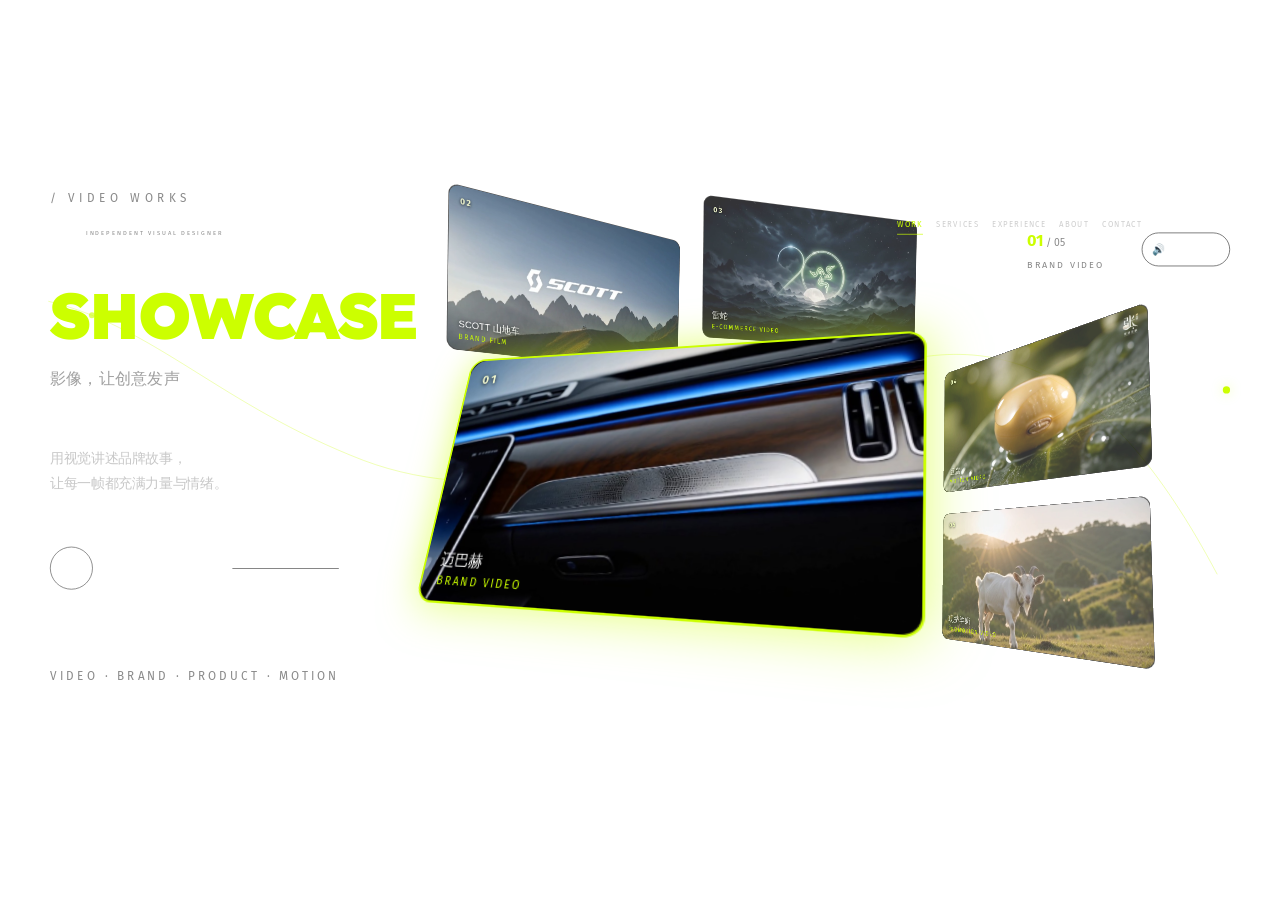
<file: video-stage.html>
<!DOCTYPE html>
<html lang="zh-CN">
<head>
  <meta charset="UTF-8" />
  <meta name="viewport" content="width=device-width, initial-scale=1.0" />
  <title>Selected Works — Video Stage</title>

  <!-- 字体自托管：原 Google Fonts CDN 国内加载失败会回退系统字体，改为本地 woff2 -->
  <link rel="preload" href="assets/fonts/fira-sans-latin-400-normal.woff2" as="font" type="font/woff2" crossorigin />
  <link rel="preload" href="assets/fonts/lexend-latin-800-normal.woff2" as="font" type="font/woff2" crossorigin />
  <link href="assets/fonts/fonts.css" rel="stylesheet" />

  <link rel="stylesheet" href="video-stage.css?v=20261011z" />
</head>

<body>
  <div class="stage-scale" id="stageScale">
    <!-- 3D 卡片舞台：居中、最大 1440，与主页容器对齐 -->
    <div class="stage" id="stage">
      <header class="site-nav">
        <div class="site-nav__logo">
          <div class="site-nav__logo-name">LI SHUAI</div>
          <div class="site-nav__logo-role">INDEPENDENT VISUAL DESIGNER</div>
        </div>
        <nav class="site-nav__menu">
          <a href="#" class="is-active">WORK</a>
          <a href="#">SERVICES</a>
          <a href="#">EXPERIENCE</a>
          <a href="#">ABOUT</a>
          <a href="#">CONTACT</a>
        </nav>
      </header>

      <div class="gallery" id="gallery"></div>

      <!-- 细装饰线：左上 → 右下，纯描边、无发光；绿色圆点沿线滑动 -->
      <svg class="stage-deco" viewBox="0 0 1972 798" preserveAspectRatio="xMidYMid slice" aria-hidden="true">
        <path class="stage-deco__line" d="M 75 170 C 240 210, 340 330, 560 415 C 760 490, 1000 430, 1280 300 C 1520 190, 1700 260, 1875 590" />
        <circle class="stage-deco__node" r="4.5" cx="75" cy="170" />
      </svg>
    </div>

    <!-- 文案层：z-index 刻意压在大卡片（.stage z:1）之下 ——
         用户 2026-09-19：卡片放大时「VIDEO SHOWCASE」等文字不该盖在视频上面。
         注意不能直接把 .stage-overlay 整层降级：那层里还有声音/箭头/导航点等控件，
         降下去按钮就点不动了（2026-09-03 踩过）。所以拆成两层：
         文案（本层，低） + 控件（下面的 .stage-overlay，高）。 -->
    <div class="stage-copy" id="stageCopy">
      <div class="stage-inner">
        <div class="intro" id="intro">
          <div class="intro__eyebrow">/ VIDEO WORKS</div>
          <h1 class="intro__title">VIDEO<br /><span>SHOWCASE</span></h1>
          <h2 class="intro__sub">影像，让创意发声</h2>
          <p class="intro__desc">
            用视觉讲述品牌故事，<br />
            让每一帧都充满力量与情绪。
          </p>
        </div>

        <button class="intro__cta intro__cta--stage-bottom" type="button">
          <span class="intro__cta-icon">↗</span>
          <span class="intro__cta-text">EXPLORE MORE</span>
          <span class="intro__cta-line"></span>
        </button>
      </div>
    </div>

    <!-- 控件层：必须整体压在 .stage(z:1) 之上，否则内部按钮会被舞台吃掉点击 -->
    <div class="stage-overlay" id="stageOverlay">
      <div class="stage-inner">
        <aside class="info" id="info">
          <div class="info__body">
            <div class="info__count"><span id="infoIndex">01</span><em>/ 05</em></div>
            <div class="info__type" id="infoType">BRAND VIDEO</div>
          </div>
        </aside>
        <div class="info__rail" id="infoRail"></div>

        <footer class="foot">
          <div class="foot__tagline">VIDEO · BRAND · PRODUCT · MOTION</div>
        </footer>

        <div class="sound" id="soundBar">
          <button class="sound__btn sound__btn--mute" id="soundBtn" type="button" aria-pressed="true">🔊</button>
          <button class="sound__btn sound__btn--prev" id="prevBtn" type="button" aria-label="上一个">
            <svg viewBox="0 0 24 24" aria-hidden="true"><path d="M15 5l-7 7 7 7"/></svg>
          </button>
          <button class="sound__btn sound__btn--next" id="nextBtn" type="button" aria-label="下一个">
            <svg viewBox="0 0 24 24" aria-hidden="true"><path d="M9 5l7 7-7 7"/></svg>
          </button>
        </div>
      </div>
    </div>
  </div>

  <script src="gsap.min.js?v=20260903d"></script>
    <!-- 出场调节器（2026-10-15 v2）：逐卡调「从哪出现」+ 角度/缩放 + 两个预设。
       ⚠️ 必须放在 video-stage.js 的 <script> 之前 —— 脚本直接执行、不等 DOMContentLoaded。 -->
  <button class="en-fab" id="enFab" type="button" title="出场动画调节">⚙ 出场调节</button>
  <div class="en-panel" id="enPanel" hidden>
    <div class="en-panel__hd">出场动画调节<button id="enClose" type="button" title="收起">×</button></div>

    <div class="en-btns">
      <button class="en-btn" id="enPresetSide" type="button">两侧分布</button>
      <button class="en-btn" id="enPresetBehind" type="button">大卡后堆叠</button>
    </div>
    <label class="en-row">出屏距离（点「两侧分布」用）<b id="enOutV"></b>
      <input type="range" id="enOut" min="0" max="2400" step="20" value="1240"></label>

    <div class="en-seg" id="enCards">
      <button class="en-seg__b is-on" data-card="1" type="button">卡 1</button>
      <button class="en-seg__b" data-card="2" type="button">卡 2</button>
      <button class="en-seg__b" data-card="3" type="button">卡 3</button>
      <button class="en-seg__b" data-card="4" type="button">卡 4</button>
    </div>

    <label class="en-row">起始 X（在哪出现）<b id="enDxV"></b>
      <input type="range" id="enDx" min="-2400" max="2400" step="10" value="-1240"></label>
    <label class="en-row">起始 Y（上下位置）<b id="enDyV"></b>
      <input type="range" id="enDy" min="-900" max="900" step="10" value="0"></label>
    <label class="en-row">起始角度<b id="enRotV"></b>
      <input type="range" id="enRot" min="-180" max="180" step="1" value="-26"></label>
    <label class="en-row">起始缩放<b id="enScaleV"></b>
      <input type="range" id="enScale" min="0.2" max="1.4" step="0.02" value="0.72"></label>

    <label class="en-chk" title="性能 A/B 用：关掉后只剩位移动画"><input type="checkbox" id="enFx" checked> 抛洒效果（旋转 + 缩放）</label>

    <div class="en-btns">
      <button class="en-btn en-btn--go" id="enHome" type="button">回到固定位置</button>
      <button class="en-btn" id="enPreview" type="button">预览起始态</button>
    </div>
    <div class="en-btns">
      <button class="en-btn en-btn--copy" id="enCopy" type="button">复制参数（发给助手）</button>
      <button class="en-btn" id="enReset" type="button">恢复默认</button>
    </div>
    <div class="en-tip">先用左上预设（两侧分布 / 大卡后堆叠）生成起手式，再选「卡 1~4」逐张微调它从哪出现、角度和缩放。
      调好点「复制参数」发给助手即可固化。</div>
  </div>
<script src="video-stage.js?v=20261011z"></script>
</body>
</html>
</file>
<file: assets/fonts/fonts.css>
/* ============================================================
   本地字体（自托管 woff2）
   ------------------------------------------------------------
   原先走 Google Fonts CDN（fonts.googleapis.com），国内网络
   加载失败导致页面回退到系统字体，视觉与预期不符。
   现将 latin 子集字体文件下载到 assets/fonts 自托管，
   彻底去掉外部 CDN 依赖。

   中文不本地化：Noto Sans SC 全字重体积数 MB，
   保留系统字体 fallback（PingFang SC / Microsoft YaHei），
   中文显示效果与原先 CDN 命中时基本一致。

   latin-ext 未包含：页面正文为英文 + 中文，
   无需要 latin-ext 覆盖的语言（越南语/波兰语等）。
   ============================================================ */

/* ---------- Fira Sans（正文英文 --font-en） ---------- */
@font-face {
  font-family: 'Fira Sans';
  font-style: normal;
  font-weight: 400;
  font-display: swap;
  src: url('./fira-sans-latin-400-normal.woff2') format('woff2');
}
@font-face {
  font-family: 'Fira Sans';
  font-style: normal;
  font-weight: 500;
  font-display: swap;
  src: url('./fira-sans-latin-500-normal.woff2') format('woff2');
}
@font-face {
  font-family: 'Fira Sans';
  font-style: normal;
  font-weight: 600;
  font-display: swap;
  src: url('./fira-sans-latin-600-normal.woff2') format('woff2');
}
@font-face {
  font-family: 'Fira Sans';
  font-style: normal;
  font-weight: 700;
  font-display: swap;
  src: url('./fira-sans-latin-700-normal.woff2') format('woff2');
}

/* ---------- Lexend（标题/展示 --font-display） ---------- */
@font-face {
  font-family: 'Lexend';
  font-style: normal;
  font-weight: 400;
  font-display: swap;
  src: url('./lexend-latin-400-normal.woff2') format('woff2');
}
@font-face {
  font-family: 'Lexend';
  font-style: normal;
  font-weight: 600;
  font-display: swap;
  src: url('./lexend-latin-600-normal.woff2') format('woff2');
}
@font-face {
  font-family: 'Lexend';
  font-style: normal;
  font-weight: 800;
  font-display: swap;
  src: url('./lexend-latin-800-normal.woff2') format('woff2');
}
@font-face {
  font-family: 'Lexend';
  font-style: normal;
  font-weight: 900;
  font-display: swap;
  src: url('./lexend-latin-900-normal.woff2') format('woff2');
}

/* ---------- Inter（内页 project.html --font-en） ---------- */
@font-face {
  font-family: 'Inter';
  font-style: normal;
  font-weight: 300;
  font-display: swap;
  src: url('./inter-latin-300-normal.woff2') format('woff2');
}
@font-face {
  font-family: 'Inter';
  font-style: normal;
  font-weight: 400;
  font-display: swap;
  src: url('./inter-latin-400-normal.woff2') format('woff2');
}
@font-face {
  font-family: 'Inter';
  font-style: normal;
  font-weight: 500;
  font-display: swap;
  src: url('./inter-latin-500-normal.woff2') format('woff2');
}
@font-face {
  font-family: 'Inter';
  font-style: normal;
  font-weight: 600;
  font-display: swap;
  src: url('./inter-latin-600-normal.woff2') format('woff2');
}
@font-face {
  font-family: 'Inter';
  font-style: normal;
  font-weight: 700;
  font-display: swap;
  src: url('./inter-latin-700-normal.woff2') format('woff2');
}

/* ---------- Climate Crisis（冲击力标题 --font-impact） ---------- */
@font-face {
  font-family: 'Climate Crisis';
  font-style: normal;
  font-weight: 400;
  font-display: swap;
  src: url('./climate-crisis-latin-400-normal.woff2') format('woff2');
}

/* Inter 细字重（2026-10-19 新增）：年份大字要"很细"，原来最细只有 300 */
@font-face {
  font-family: 'Inter';
  font-style: normal;
  font-weight: 100;
  font-display: swap;
  src: url('./inter-latin-100-normal.woff2') format('woff2');
}
@font-face {
  font-family: 'Inter';
  font-style: normal;
  font-weight: 200;
  font-display: swap;
  src: url('./inter-latin-200-normal.woff2') format('woff2');
}
</file>
<file: video-stage.css>
/* =========================================================
   Video Stage (embeddable) — 视觉层
   严格对标参考图：黑底 + 荧光绿(#CCFF00)
   透视优先：perspective 1100 + 深度分层
   原生 1972×798 画布，SLOTS 由 video-stage.js 注入
   ========================================================= */

:root {
  --bg: #111111;
  --bg-deep: #111111;
  --text: #ffffff;
  --muted: #8a8a8a;
  --accent: #ccff00;
  --accent-dim: rgba(204, 255, 0, 0.35);

  --card-w: 440px;
  --card-h: 248px;

  /* 设计稿坐标系（1972×798）下的边距：原 56px 是视口坐标系值，× 1.3694 换算 */
  --margin: 77px;
  --maxw: 1440px;

  --font-en: "Fira Sans", "Helvetica Neue", Arial, sans-serif;
  --font-display: "Lexend", "Fira Sans", sans-serif;
  --font-cn: "Noto Sans SC", "PingFang SC", "Microsoft YaHei", sans-serif;

  --ease: cubic-bezier(0.22, 1, 0.36, 1);
}

* { margin: 0; padding: 0; box-sizing: border-box; }

body {
  /* 改成透明：让主站的背景视频透进来。
     用户 2026-09-18：屏2 这个 iframe 原来是不透明黑框，把背景视频挡在外面了
     （框外能看到光带、框内是纯黑）。原值 var(--bg-deep) = #111111 实色。 */
  background: transparent;
  color: var(--text);
  font-family: var(--font-en);
  -webkit-font-smoothing: antialiased;
  cursor: none;
}
@media (pointer: coarse) {
  body { cursor: auto; }
}

/* ---------- Custom cursor（与主站保持一致） ---------- */
.cursor {
  position: fixed; top: 0; left: 0; z-index: 9999;
  width: 12px; height: 12px; border-radius: 50%;
  background: var(--accent); pointer-events: none;
  mix-blend-mode: difference;
  transform: translate(-50%, -50%) scale(1);
  transition: width 0.35s cubic-bezier(.16,1,.3,1), height 0.35s cubic-bezier(.16,1,.3,1), background 0.35s, mix-blend-mode 0.35s;
}
@media (pointer: coarse) { .cursor { display: none; } }

.stage-scale {
  position: fixed;
  inset: 0;
  display: flex;
  align-items: center;
  justify-content: center;
  overflow: visible;   /* 允许 1972×798 外的发光/卡片溢出显示，避免裁剪 */
}
.stage {
  position: relative;
  width: 1972px;
  height: 798px;
  transform-origin: center center;
  /* 背景交由 body 兜底（同色 #111111），保持透明以便左侧标题层（z:-1）可见 */
  flex: none;
  /* 创建独立层叠上下文，避免视频 transform 穿透 */
  z-index: 1;
  overflow: visible;   /* 配合 stage-scale，让超出设计稿的内容可见 */
}

/*
  文案层（.stage-copy）：与 .stage-overlay 同一套 1972×798 设计稿坐标系与缩放，
  但 z-index 刻意压到 .stage(z:1) 之下 —— 用户 2026-09-19：
  大卡片放大时要把「VIDEO SHOWCASE」等文字盖住，而不是文字压在视频上。
  pointer-events:none 免得挡住卡片点击，只有 EXPLORE MORE 按钮单独放开。
*/
.stage-copy {
  position: absolute;
  width: 1972px;
  height: 798px;
  left: 50%;
  top: 50%;
  margin-left: -986px;   /* -1972/2 */
  margin-top: -399px;    /* -798/2 */
  transform-origin: center center;
  pointer-events: none;
  z-index: 0;            /* 低于 .stage 的 z-index:1 */
}

/*
  文字/装饰层：原本是 inset:0（视口坐标系），窄屏时视口变矮，
  intro/info/foot 三个绝对定位块会挤在一起重叠。
  改成和 .stage 同一套 1972×798 设计稿坐标系 + 居中，
  由 JS 施加和 .stage 相同的 transform: scale(s)，整体等比缩放。
*/
.stage-overlay {
  position: absolute;
  width: 1972px;
  height: 798px;
  left: 50%;
  top: 50%;
  margin-left: -986px;   /* -1972/2 */
  margin-top: -399px;    /* -798/2 */
  transform-origin: center center;
  pointer-events: none;
  /* 控件层必须整体压在 .stage(z-index:1) 之上，否则内部按钮会被舞台吃掉点击
     （2026-09-03：声音/左右箭头/五个点全部点不动，根因就是这层没有 z-index） */
  z-index: 20;
}
.stage-inner {
  position: relative;
  /* 设计稿坐标系下占满 1972（原来 1440 是视口坐标系的值） */
  width: 100%;
  height: 100%;
  margin: 0 auto;
}
/* 文案层里只有 EXPLORE MORE 需要可点（其余文案不该挡卡片）；控件层里只有声音栏需要可点 */
.stage-copy .intro__cta,
.stage-overlay .sound { pointer-events: auto; }

/* ============ 顶部导航（独立浏览时显示，嵌入主页时隐藏） ============ */
.site-nav {
  position: absolute;
  top: 0; left: 0; right: 0;
  height: 104px;
  display: flex;
  align-items: center;
  justify-content: space-between;
  padding: 0 212px 0 132px;
  z-index: 110;
}
.site-nav__logo-name { font-weight: 700; letter-spacing: 4px; font-size: 15px; color: #fff; }
.site-nav__logo-role { font-size: 9px; letter-spacing: 3px; color: var(--muted); margin-top: 6px; }
.site-nav__menu { display: flex; gap: 20px; }
.site-nav__menu a {
  position: relative;
  font-size: 12px;
  letter-spacing: 2px;
  color: #cfcfcf;
  text-decoration: none;
  transition: color 0.3s;
}
.site-nav__menu a:hover { color: #fff; }
.site-nav__menu a.is-active { color: var(--accent); }
.site-nav__menu a.is-active::after {
  content: "";
  position: absolute;
  left: 0; right: 0; bottom: -8px;
  height: 1.5px;
  background: var(--accent);
}
body.embed .site-nav { display: none; }

/* ============ 左侧标题区 ============ */
.intro {
  position: absolute;
  left: var(--margin);
  top: 0;                    /* 顶对齐：让眉标和主页第一屏眉标同高 */
  width: min(44%, 520px);
  z-index: -1;
}
/* 以下数值均为「1972×798 设计稿坐标系」值 = 原视口坐标系值 × 1.3694 */
.intro__eyebrow { font-size: 18px; letter-spacing: 7px; color: var(--muted); margin-bottom: 36px; }
.intro__title {
  font-family: var(--font-display);
  font-size: 99px;   /* 原 72px */
  line-height: 0.9;
  font-weight: 900;
  letter-spacing: -3px;
}
.intro__title span { color: var(--accent); }
.intro__sub {
  /* 与 eyebrow 下方间距保持一致：小字→大标题 = 大标题→副标题 */
  margin-top: 36px;   /* 原 26px */
  font-family: var(--font-cn); font-size: 25px; font-weight: 500; color: #a0a0a0;
}
.intro__desc {
  /* 老张要求：说明文字下移到红线位置（仅在副标题下方少量下移） */
  margin-top: 88px;   /* 原 64px */
  color: #c8c8c8;
  font-family: var(--font-cn);
  line-height: 1.85;
  font-size: 21px;   /* 原 15px */
}
.intro__cta {
  margin-top: 52px;   /* 原 38px */
  display: inline-flex;
  align-items: center;
  gap: 22px;   /* 原 16px */
  background: none;
  border: none;
  color: #fff;
  font-family: var(--font-en);
  font-size: 18px;   /* 原 13px */
  letter-spacing: 4px;
  cursor: pointer;
  padding: 0;
}
/* 抽离出 intro 块，放到 desc 与 foot 标签之间的中部（老张红圈位置） */
.intro__cta--stage-bottom {
  position: absolute;
  left: var(--margin);
  bottom: 23%;               /* 位于说明文字与底部小字之间的中位线 */
  margin-top: 0;
  z-index: 25;               /* 高于 foot (z:20) 和 stage (z:1) */
}
.intro__cta-icon {
  width: 66px; height: 66px; border-radius: 50%;   /* 原 48px */
  border: 1.4px solid #555;   /* 原 1px，×1.369 保持缩放后视觉 1px */
  display: flex; align-items: center; justify-content: center;
  font-size: 23px; color: #fff;   /* 原 17px */
  transition: border-color 0.3s, color 0.3s;
}
.intro__cta-line { width: 164px; height: 1.4px; background: #444; transition: background 0.3s; }   /* 原 120px / 1px */
.intro__cta:hover .intro__cta-icon { border-color: var(--accent); color: var(--accent); }
.intro__cta:hover .intro__cta-text { color: var(--accent); }
.intro__cta:hover .intro__cta-line { background: var(--accent); }

/* ============ 3D 视频卡片群（透视优先） ============ */
.gallery {
  position: absolute;
  left: 540px;
  /* 原 90px：五个视频整体下移一个大标题字符高度（font 72 × line-height 0.9 ≈ 65px） */
  top: 155px;
  width: 1140px;
  height: 620px;
  z-index: 5;
  perspective: 1100px;
  /* 定稿透视点 = 508px 284px；改由变量驱动，debug 下可拖动透视点 */
  perspective-origin: var(--pox, 508px) var(--poy, 284px);
  transform-style: preserve-3d;
}

.video-card {
  position: absolute;
  left: 0; top: 0;
  width: var(--card-w);
  height: var(--card-h);
  border-radius: 18px;
  background: transparent;
  cursor: pointer;
  transform-style: preserve-3d;
  transform-origin: center center;
  will-change: transform, opacity;
  /* 2026-10-15 屏2 进出场：4 张小卡随滚动从屏幕两侧滑入/滑出（可逆）。
     位移由 video-stage.js 直接写 inline `style.translate`（不用 CSS 变量 —— Chromium 对
     translate 属性里的 var() 支持不完整，实测算出 none）。按规范 translate 作用在最外层
     （translate → rotate → scale → transform）=「画廊级」位移：不被 GSAP 的 scale 缩小、
     不受卡片 3D 旋转扭曲，与 GSAP 的 transform 完全两条通道、零冲突。 */
}

.video-card__float {
  position: absolute;
  inset: 0;
  border-radius: 16px;
  overflow: hidden;
  /* ⚠️ 这行**必须保留**（2026-10-02 实测踩坑，别删）：
     我曾以为它是多余的（float 内部全是平面元素）就删掉了，结果**卡片渲染几何整体变了 2%**
     （card0 449×263 → 439×256，4 次采样稳定复现，不是抖动）——SLOTS 是用户精调的参数，
     不允许被这样改动，已完整回退。Chrome 下它真实参与 3D 复合，不是空属性。
     ⚠️ iPad / Safari 的坑另见下方 `.video-card video` 的 border-radius ——
        WebKit 在 preserve-3d 元素上会忽略 overflow:hidden 的裁切，
        **不能靠删这行解决**，要用「让内层元素自己带圆角」的办法。 */
  transform-style: preserve-3d;
  background: #141414;
  border: 1px solid rgba(255, 255, 255, 0.07);
  box-shadow: 0 28px 80px rgba(0, 0, 0, 0.65);
}
/* 底部黑框：默认沉到下方隐藏，hover 时从下方向上滑入当前位置；离开时下降消失 */
.video-card .video-card__float::after {
  content: "";
  position: absolute;
  left: 0; right: 0; bottom: 0;
  height: 60px;
  background: rgba(0,0,0,0.8);
  /* 只圆**下面两个角**（顶部保持直角，否则黑带顶边会露出两个缺口 —— 那是桌面回归）。
     底部圆角与父级裁切结果一致，所以桌面看不出差别；
     但 iPad 上父级裁切失效时，它能保证黑带底角不露出直角。 */
  border-radius: 0 0 16px 16px;
  pointer-events: none;
  z-index: 3;
  transform: translateY(100%);
  opacity: 0;
  transition: transform 0.35s ease, opacity 0.3s ease;   /* 离开：快速下降消失 */
}
.video-card:hover .video-card__float::after {
  transform: translateY(0);
  opacity: 1;
  transition: transform 0.45s var(--ease), opacity 0.4s ease;   /* 进入：从下方缓慢升起 */
}
/* ★ 圆角修复（2026-10-02，iPad/平板问题）——
   border-radius: inherit 让**视频画面自己**也带圆角，不依赖父级的 overflow 裁切。
   根因：WebKit（iPad / Safari）在 `transform-style: preserve-3d` 的元素上**会忽略
   overflow:hidden 的裁切**（Chrome 正常裁切，所以桌面一直看不出来）。
   于是直角视频画面溢出到圆角之外 → 视觉上整个卡片变成直角（用户 2026-10-02 反馈）。
   让叶子元素自己圆角是最干净的解法：**不改任何布局/几何**（border-radius 不参与布局），
   桌面端因为视频本来就被父级裁在圆角内，看不出任何差别。 */
.video-card video { width: 100%; height: 100%; object-fit: cover; display: block; border-radius: inherit; }

.video-card__sheen {
  position: absolute;
  inset: 0;
  z-index: 2;
  pointer-events: none;
  opacity: 0;
  background: radial-gradient(300px circle at var(--mx, 50%) var(--my, 50%), rgba(204, 255, 0, 0.22), rgba(204, 255, 0, 0) 60%);
  mix-blend-mode: screen;
  transition: opacity 0.35s ease;
}
.video-card:hover .video-card__sheen { opacity: 1; }

.video-card__num {
  position: absolute;
  left: 18px; top: 16px;
  z-index: 4;
  pointer-events: none;
  font-size: 13px; font-weight: 700; letter-spacing: 1.5px;
  color: #eef4cc;
  text-shadow: 0 1px 4px rgba(0, 0, 0, 0.85);
  transition: top 0.55s var(--ease), left 0.55s var(--ease), opacity 0.55s var(--ease);
}

/* 底部信息条：标题常显 | divider | desc | fs hover 浮现 */
.video-card__meta {
  position: absolute;
  left: 18px; right: 12px; bottom: 14px;
  z-index: 4;
  display: flex;
  align-items: flex-end;
  gap: 12px;
  pointer-events: none;
  opacity: 1;
  transition: right 0.4s var(--ease);
  /* meta 本身常显，内部竖线/描述/全屏按钮单独显隐 */
}
.video-card:hover .video-card__meta { right: 62px; }
.video-card__meta > * { pointer-events: auto; }
.video-card__label {
  flex: none;
  max-width: 160px;
  opacity: 1;
  pointer-events: none;
  transition: opacity 0.55s var(--ease);
}
.video-card__label-cn {
  display: block;
  font-family: var(--font-cn);
  font-size: 15px; font-weight: 500; color: #fff;
  text-shadow: 0 1px 6px rgba(0, 0, 0, 0.85);
}
.video-card__label-en {
  display: block;
  margin-top: 3px;
  font-size: 11px; letter-spacing: 2px;
  color: var(--accent);
  text-transform: uppercase;
}
.video-card__divider {
  flex: none;
  width: 1px;
  height: 32px;
  background: rgba(255, 255, 255, 0.25);
  margin-bottom: 2px;
  pointer-events: none;
  opacity: 0;
  transform: scaleY(0);
  transform-origin: bottom;
  transition: opacity 0.3s ease, transform 0.3s ease;   /* 离开 */
}
.video-card:hover .video-card__divider {
  opacity: 1;
  transform: scaleY(1);
  transition: opacity 0.4s ease 0.2s, transform 0.4s ease 0.2s;   /* 进入：稍晚于黑框，从下向上长出 */
}
.video-card__desc {
  flex: none;
  max-width: 260px;
  font-family: var(--font-cn);
  font-size: 11px;
  line-height: 1.6;
  color: rgba(255, 255, 255, 0.75);
  pointer-events: none;
  opacity: 0;
  transform: translateY(10px);
  transition: opacity 0.3s ease, transform 0.3s ease, max-width 0.4s var(--ease);   /* 离开 */
}
.video-card:hover .video-card__desc {
  max-width: 190px;
  opacity: 1;
  transform: translateY(0);
  transition: opacity 0.45s ease 0.15s, transform 0.45s ease 0.15s, max-width 0.4s var(--ease);   /* 进入：黑框升起后浮现 */
}
.video-card__desc br { display: block; }

.video-card__fs {
  flex: none;
  margin-left: auto;   /* 推到卡片右缘 */
  transform: translateX(38px);   /* 再向右移动一个自身身位 */
  width: 38px; height: 38px;
  border-radius: 9px;
  display: flex; align-items: center; justify-content: center;
  background: rgba(0, 0, 0, 0.45);
  border: 1px solid rgba(255, 255, 255, 0.25);
  color: #fff;
  cursor: pointer;
  opacity: 0;
  transform: translateY(4px);
  transition: opacity 0.3s, transform 0.3s, border-color 0.3s, color 0.3s;
  -webkit-backdrop-filter: blur(4px);
  backdrop-filter: blur(4px);
}
.video-card__fs svg { width: 18px; height: 18px; fill: none; stroke: currentColor; stroke-width: 2; stroke-linecap: round; stroke-linejoin: round; }
.video-card:hover .video-card__fs { opacity: 1; transform: translateX(38px) translateY(0); }
.video-card__fs:hover { border-color: var(--accent); color: var(--accent); }

/* 全屏：完整展示画面，不裁切 */
.video-card__float:fullscreen,
.video-card__float:-webkit-full-screen {
  width: 100vw; height: 100vh;
  max-width: none; max-height: none;
  border-radius: 0;
  border: none !important;
  box-shadow: none !important;
  background: #000;
  transform: none !important;
  overflow: hidden;
}
.video-card.is-active .video-card__float:fullscreen,
.video-card.is-active .video-card__float:-webkit-full-screen {
  border: none !important;
  box-shadow: none !important;
}
.video-card__float:fullscreen video,
.video-card__float:-webkit-full-screen video { object-fit: contain; }
.video-card__float:fullscreen .video-card__progress,
.video-card__float:fullscreen .video-card__sheen,
.video-card__float:fullscreen .video-card__fs,
.video-card__float:-webkit-full-screen .video-card__progress,
.video-card__float:-webkit-full-screen .video-card__sheen,
.video-card__float:-webkit-full-screen .video-card__fs { display: none; }

/* 全屏时隐藏视频框下方的序号/信息条（它们已抽到 float 外） */
.video-card__float:fullscreen ~ .video-card__num,
.video-card__float:fullscreen ~ .video-card__meta,
.video-card__float:-webkit-full-screen ~ .video-card__num,
.video-card__float:-webkit-full-screen ~ .video-card__meta { display: none; }

/* 全屏时始终显示底部黑框（保持全屏画面可读，不随 hover 隐藏） */
.video-card__float:fullscreen::after,
.video-card__float:-webkit-full-screen::after {
  transform: translateY(0) !important;
  opacity: 1 !important;
}

.video-card__progress {
  position: absolute;
  left: 0; bottom: 0;
  height: 3px; width: 0%;
  background: var(--accent);
  z-index: 4;
  pointer-events: none;
  box-shadow: 0 0 8px var(--accent-dim);
  /* 老张：非全屏时 5 个卡片都不显示底部进度条 */
  display: none;
}

/* ============ 全屏播放控制条 ============ */
.fs-controls {
  position: absolute;
  left: 0; right: 0; bottom: 0;
  display: none;
  align-items: center;
  gap: 16px;
  padding: 18px 24px;
  background: rgba(0, 0, 0, 0.72);
  border-top: 1px solid rgba(255, 255, 255, 0.08);
  z-index: 30;
  -webkit-backdrop-filter: blur(8px);
  backdrop-filter: blur(8px);
}
.video-card__float:fullscreen .fs-controls,
.video-card__float:-webkit-full-screen .fs-controls { display: flex; }

.fs-controls__progress {
  flex: 1;
  height: 4px;
  background: rgba(255, 255, 255, 0.2);
  border-radius: 2px;
  cursor: pointer;
  position: relative;
}
.fs-controls__progress-fill {
  height: 100%;
  width: 0%;
  background: var(--accent);
  border-radius: 2px;
  pointer-events: none;
}
.fs-controls__time {
  font-size: 12px;
  color: #fff;
  font-family: var(--font-en);
  letter-spacing: 1px;
  white-space: nowrap;
}
.fs-controls__btn {
  background: transparent;
  border: none;
  color: #fff;
  cursor: pointer;
  display: flex;
  align-items: center;
  justify-content: center;
  padding: 6px;
  transition: color 0.3s;
}
.fs-controls__btn svg {
  width: 18px; height: 18px;
  fill: none; stroke: currentColor;
  stroke-width: 2; stroke-linecap: round; stroke-linejoin: round;
}
.fs-controls__btn:hover { color: var(--accent); }
.fs-controls__mute.is-muted { color: var(--muted); }

.video-card.is-active .video-card__float { border: 2px solid var(--accent); }

/* ============ 右侧信息：竖线五点 + 序号 / 类型 / <> 切换 / 描述 / 短横线 ============ */
.info {
  position: absolute;
  /* 文字信息放到 sound 图标栏左侧（sound 在右边缘），
     整体向右移动约 10 个 01 大文字字符宽（~150px），图标位置不动 */
  right: calc(var(--margin) + 12px);
  /* 01 顶部与左侧大标题 VIDEO SHOWCASE 的视觉顶线（cap-height）对齐：
     大标题 font-size 99px line-height 0.9，大写字母 cap-height 约在 64px 处 */
  top: 64px;
  z-index: 20;
}
.info__rail {
  position: absolute;
  right: var(--margin);
  /* 五个点垂直居中于第二屏画面高度（设计稿 798px 的一半） */
  top: 50%;
  transform: translateY(-50%);
  width: 11px;      /* 原 8px */
  height: 192px;    /* 原 140px */
  display: flex;
  flex-direction: column;
  justify-content: space-between;
  align-items: center;
  pointer-events: auto;
  z-index: 20;
}
.info__rail::before {
  content: "";
  position: absolute;
  left: 50%; top: 3px; bottom: 3px;   /* 原 2px */
  width: 1.4px;                        /* 原 1px，保持缩放后视觉 1px */
  background: rgba(255,255,255,0.12);
  transform: translateX(-50%);
}
.rail__dot {
  position: relative;
  width: 7px; height: 7px;   /* 原 5px */
  border-radius: 50%;
  background: rgba(255,255,255,0.25);
  cursor: pointer;
  transition: all 0.3s var(--ease);
  z-index: 2;
}
.rail__dot.is-active {
  background: var(--accent);
  transform: scale(1.6);
  box-shadow: 0 0 11px rgba(204,255,0,0.35);   /* 原 8px */
}

.info__body {
  width: 301px;   /* 原 min(220px,18vw)，设计稿坐标系固定值 */
  text-align: left;
}
.info__count {
  font-size: 25px;   /* 原 18px */
  font-weight: 700;
  line-height: 1;
  letter-spacing: 0;
  color: #aaa;
  margin-bottom: 16px;   /* 原 12px */
}
.info__count span { color: var(--accent); }
.info__count em { font-style: normal; font-size: 16px; font-weight: 400; color: var(--muted); margin-left: 4px; }   /* 原 12px / 3px */
.info__type {
  font-size: 14px;   /* 原 10px */
  letter-spacing: 3px;   /* 原 2px */
  color: var(--muted);
  text-transform: uppercase;
  margin-bottom: 22px;   /* 原 16px */
}
.info__nav {
  display: none;   /* 左右导航已收纳到底部 sound 图标栏 */
}
.info__nav-btn {
  position: relative;
  top: auto;
  left: auto;
  right: auto;
  width: 63px;   /* 原 46px */
  height: 63px;
  border-radius: 50%;
  border: 1.4px solid rgba(255,255,255,0.25);   /* 原 1px，保持缩放后视觉 1px */
  background: transparent;
  color: rgba(255,255,255,0.55);
  cursor: pointer;
  display: flex;
  align-items: center;
  justify-content: center;
  padding: 0;
  transition: border-color 0.3s, color 0.3s;
}
.info__nav-btn:hover { color: var(--accent); border-color: rgba(255,255,255,0.45); }
.info__nav-btn svg { width: 14px; height: 14px; fill: none; stroke: currentColor; stroke-width: 3; stroke-linecap: round; stroke-linejoin: round; }   /* 原 10px / 2.2 */
/* 视频介绍文字已移入卡片内部，右侧不再显示 desc/bar */

/* ============ 底部 ============ */
.foot {
  position: absolute;
  left: var(--margin);
  right: var(--margin);
  bottom: 5%;
  display: flex;
  align-items: center;
  justify-content: space-between;
  z-index: 20;
}
.foot__tagline { font-size: 18px; letter-spacing: 5px; color: var(--muted); }   /* 原 13px / 4px */
.sound {
  position: absolute;
  right: var(--margin);
  left: auto;
  top: 64px;
  z-index: 30;
  display: inline-flex;
  align-items: center;
  gap: 0;
  background: none;
  border: 1.4px solid #3a3a3a;   /* 原 1px，保持缩放后视觉 1px */
  border-radius: 41px;   /* 原 30px */
  padding: 4px;
  overflow: hidden;
  transition: border-color 0.3s;
}
.sound:hover { border-color: var(--accent); }
.sound__btn {
  width: 42px;
  height: 42px;
  border-radius: 50%;
  border: none;
  background: transparent;
  color: #fff;
  cursor: pointer;
  display: flex;
  align-items: center;
  justify-content: center;
  font-size: 16px;
  transition: color 0.3s, background 0.3s;
}
.sound__btn:hover { color: var(--accent); background: rgba(204, 255, 0, 0.08); }
.sound__btn[aria-pressed="true"] { color: var(--accent); }
.sound__btn svg { width: 18px; height: 18px; fill: none; stroke: currentColor; stroke-width: 2; stroke-linecap: round; stroke-linejoin: round; }

/* ============ 细装饰线（左上 → 右下，无发光） ============ */
.stage-deco {
  position: absolute;
  inset: 0;
  width: 100%;
  height: 100%;
  z-index: 1;
  pointer-events: none;
  overflow: visible;
}
.stage-deco__line {
  fill: none;
  stroke: #ccff00;
  stroke-width: 1;
  stroke-linecap: round;
  opacity: 0.45;
}
.stage-deco__node {
  fill: #ccff00;
  opacity: 0.6;
}

@media (prefers-reduced-motion: reduce) {
  .video-card__sheen { transition: none; }
}

/* ============================================================
   DEBUG 拖拽面板（?debug=1 开启时注入，平时不显示）
   ============================================================ */
.dbg {
  position: fixed;
  right: 14px; bottom: 14px;
  z-index: 99999;
  width: min(420px, calc(100vw - 28px));
  padding: 12px;
  border-radius: 10px;
  background: rgba(12, 12, 12, 0.92);
  border: 1px solid rgba(204, 255, 0, 0.35);
  color: #e8e8e8;
  font: 12px/1.5 ui-monospace, Menlo, Consolas, monospace;
  -webkit-backdrop-filter: blur(8px);
  backdrop-filter: blur(8px);
  box-shadow: 0 10px 40px rgba(0, 0, 0, 0.6);
  user-select: none;
  -webkit-user-select: none;
  touch-action: none;
}
.dbg__hd {
  font-size: 11px;
  letter-spacing: 1px;
  color: var(--accent);
  margin: -12px -12px 8px -12px;
  padding: 12px;
  text-transform: uppercase;
  cursor: move;
  border-bottom: 1px solid rgba(204, 255, 0, 0.12);
  background: rgba(204, 255, 0, 0.04);
}
.dbg__mode {
  display: flex;
  gap: 6px;
  margin-bottom: 10px;
}
.dbg__mode button {
  flex: 1;
  padding: 5px 6px;
  border-radius: 5px;
  border: 1px solid rgba(204, 255, 0, 0.35);
  background: rgba(204, 255, 0, 0.06);
  color: var(--accent);
  font: 11px inherit;
  cursor: pointer;
  transition: background 0.2s;
}
.dbg__mode button:hover { background: rgba(204, 255, 0, 0.18); }
.dbg__mode button.is-active {
  background: rgba(204, 255, 0, 0.28);
  border-color: rgba(204, 255, 0, 0.7);
  color: #000;
}
.dbg__tip {
  font-size: 10px;
  line-height: 1.55;
  color: rgba(255, 255, 255, 0.45);
  margin: -4px 0 10px;
}
.dbg__row {
  display: flex;
  align-items: center;
  flex-wrap: wrap;
  gap: 6px 10px;
  margin-bottom: 8px;
}
.dbg__idx {
  flex: none;
  width: 32px;
  color: var(--accent);
  font-size: 11px;
}
.dbg__row label {
  display: flex;
  align-items: center;
  gap: 3px;
  font-size: 10px;
  color: #9a9a9a;
}
.dbg__row input {
  width: 58px;
  padding: 3px 5px;
  border: 1px solid rgba(255, 255, 255, 0.16);
  border-radius: 4px;
  background: rgba(255, 255, 255, 0.06);
  color: #fff;
  font: 11px ui-monospace, Menlo, Consolas, monospace;
}
.dbg__row input:focus { outline: none; border-color: var(--accent); }
.dbg__acts { display: flex; gap: 8px; margin: 10px 0 8px; }
.dbg__acts button {
  flex: 1;
  padding: 6px 8px;
  border-radius: 5px;
  border: 1px solid rgba(204, 255, 0, 0.4);
  background: rgba(204, 255, 0, 0.1);
  color: var(--accent);
  font: 11px inherit;
  cursor: pointer;
  transition: background 0.2s;
}
.dbg__acts button:hover { background: rgba(204, 255, 0, 0.22); }
.dbg__mini {
  padding: 3px 8px;
  border-radius: 4px;
  border: 1px solid rgba(204, 255, 0, 0.4);
  background: rgba(204, 255, 0, 0.1);
  color: var(--accent);
  font: 10px inherit;
  cursor: pointer;
  transition: background 0.2s;
}
.dbg__mini:hover { background: rgba(204, 255, 0, 0.24); }
.dbg__out {
  width: 100%;
  height: 86px;
  padding: 6px;
  border: 1px solid rgba(255, 255, 255, 0.12);
  border-radius: 5px;
  background: rgba(0, 0, 0, 0.5);
  color: #b9e56a;
  font: 10px/1.45 ui-monospace, Menlo, Consolas, monospace;
  resize: vertical;
}
/* 拖拽态 */
.video-card.dbg-drag { cursor: grab; }
.video-card.dbg-drag.is-dragging { cursor: grabbing; }

/* DEBUG：冻结态 —— 非选中卡片完全不接收鼠标，避免调 A 时 B/C/D/E 跟着动 */
.video-card.dbg-frozen { pointer-events: none; }
.dbg__freeze {
  display: flex;
  align-items: center;
  gap: 6px;
  margin: 8px 0;
  font-size: 11px;
  color: #b9e56a;
  cursor: pointer;
  user-select: none;
}
.dbg__freeze input { accent-color: var(--accent); cursor: pointer; width: auto; }
.dbg__row input[type="radio"] { width: auto; accent-color: var(--accent); cursor: pointer; flex: none; }

/* DEBUG：透视原点标记（可拖动）。挂在 .stage 的 2D 层上，不受 gallery 的 3D 排序影响 */
.dbg-persp {
  position: absolute;
  z-index: 60;
  width: 22px;
  height: 22px;
  margin: -11px 0 0 -11px;          /* 让圆心落在坐标点上 */
  border-radius: 50%;
  border: 2px solid var(--accent);
  background: rgba(204, 255, 0, 0.16);
  box-shadow: 0 0 12px rgba(204, 255, 0, 0.45);
  cursor: grab;
  pointer-events: auto;
}
.dbg-persp::before,
.dbg-persp::after {                 /* 十字准星 */
  content: "";
  position: absolute;
  background: var(--accent);
}
.dbg-persp::before { left: 50%; top: -9px; bottom: -9px; width: 1px; margin-left: -0.5px; }
.dbg-persp::after  { top: 50%; left: -9px; right: -9px; height: 1px; margin-top: -0.5px; }
.dbg-persp.is-dragging { cursor: grabbing; background: rgba(204, 255, 0, 0.42); }
.dbg-persp__label {
  position: absolute;
  left: 50%; top: -24px;
  transform: translateX(-50%);
  padding: 1px 6px;
  border-radius: 3px;
  background: rgba(0, 0, 0, 0.72);
  color: var(--accent);
  font: 10px/1.4 ui-monospace, Menlo, Consolas, monospace;
  white-space: nowrap;
  pointer-events: none;
}

/* DEBUG：鼠标十字准星（深色画面上看不清系统光标） */
.dbg-cross {
  position: fixed;
  left: 0; top: 0;
  width: 0; height: 0;
  z-index: 999998;
  pointer-events: none;
}
.dbg-cross::before {
  content: "";
  position: absolute;
  left: -24px; top: 0;
  width: 48px; height: 1px;
  background: var(--accent);
  box-shadow: 0 0 4px rgba(204, 255, 0, 0.8);
}
.dbg-cross::after {
  content: "";
  position: absolute;
  left: 0; top: -24px;
  width: 1px; height: 48px;
  background: var(--accent);
  box-shadow: 0 0 4px rgba(204, 255, 0, 0.8);
}
.dbg-cross__txt {
  position: absolute;
  left: 11px; top: 9px;
  padding: 2px 6px;
  background: rgba(0, 0, 0, 0.85);
  border: 1px solid rgba(204, 255, 0, 0.5);
  border-radius: 3px;
  color: var(--accent);
  font: 10px/1.4 ui-monospace, Menlo, Consolas, monospace;
  white-space: nowrap;
}
/* 拖动中：整页光标统一为抓取态 */
.video-card.dbg-drag.is-dragging { cursor: grabbing !important; }

/* ============================================================
   出场调节器（2026-10-15 用户要求）
   右下角浮动按钮 + 面板：调 出屏距离 / 抛洒旋转 / 抛洒缩放，
   「回到固定位置」一键把 4 张小卡冻结在 SLOTS 精调原位。
   ============================================================ */
.en-fab {
  position: fixed; right: 18px; bottom: 18px; z-index: 9998;
  padding: 9px 14px;
  border: 1px solid rgba(255, 255, 255, .14); border-radius: 999px;
  background: rgba(20, 20, 20, .82); color: #fff;
  font: 600 12px/1 "Fira Sans", system-ui, sans-serif; letter-spacing: .04em;
  cursor: pointer; backdrop-filter: blur(8px);
}
.en-fab:hover { border-color: rgba(204, 255, 0, .55); color: var(--accent); }
.en-panel {
  position: fixed; right: 18px; bottom: 62px; z-index: 9998; width: 244px;
  padding: 14px 14px 12px;
  border: 1px solid rgba(255, 255, 255, .12); border-radius: 14px;
  background: rgba(16, 16, 16, .94); backdrop-filter: blur(10px);
  color: #fff; font: 400 12px/1.5 "Fira Sans", system-ui, sans-serif;
  box-shadow: 0 18px 50px rgba(0, 0, 0, .55);
}
.en-panel[hidden] { display: none; }
.en-panel__hd {
  display: flex; justify-content: space-between; align-items: center;
  font-weight: 700; font-size: 12px; letter-spacing: .06em;
  margin-bottom: 12px; color: var(--accent);
}
.en-panel__hd button {
  background: none; border: 0; color: rgba(255, 255, 255, .5);
  font-size: 17px; line-height: 1; cursor: pointer; padding: 0 3px;
}
.en-panel__hd button:hover { color: #fff; }
.en-row { display: block; margin-bottom: 11px; }
.en-row b { float: right; font-weight: 600; color: var(--accent); font-variant-numeric: tabular-nums; }
.en-row input { width: 100%; margin-top: 7px; accent-color: var(--accent); }
.en-btns { display: flex; gap: 8px; margin-top: 4px; }
.en-btn {
  flex: 1; padding: 8px 0;
  border: 1px solid rgba(255, 255, 255, .16); border-radius: 8px;
  background: transparent; color: #fff;
  font: 600 11px/1 "Fira Sans", system-ui, sans-serif; cursor: pointer;
}
.en-btn:hover { border-color: rgba(204, 255, 0, .5); color: var(--accent); }
.en-btn--go { background: var(--accent); border-color: var(--accent); color: #111; }
.en-btn--go:hover { background: #b8e600; color: #111; }
.en-btn--go.is-on { background: #fff; border-color: #fff; color: #111; }
.en-btn--copy { border-color: rgba(204, 255, 0, .45); color: var(--accent); }
.en-btn--copy:hover { background: rgba(204, 255, 0, .12); }
.en-seg {
  display: flex; margin: 2px 0 12px;
  border: 1px solid rgba(255, 255, 255, .16); border-radius: 8px; overflow: hidden;
}
.en-seg__b {
  flex: 1; padding: 7px 0; border: 0; background: transparent;
  color: rgba(255, 255, 255, .55);
  font: 600 11px/1 "Fira Sans", system-ui, sans-serif; cursor: pointer;
}
.en-seg__b + .en-seg__b { border-left: 1px solid rgba(255, 255, 255, .12); }
.en-seg__b:hover { color: #fff; }
.en-seg__b.is-on { background: var(--accent); color: #111; }
/* 抛洒效果开关（性能 A/B 用） */
.en-chk {
  display: flex; align-items: center; gap: 7px; margin: 2px 0 10px;
  color: rgba(255, 255, 255, .82); cursor: pointer;
}
.en-chk input { accent-color: var(--accent); width: 14px; height: 14px; margin: 0; }
/* 复制兜底：剪贴板被拒时显示的只读文本框（内容自动全选，直接 Ctrl+C） */
.en-ta {
  display: none; width: 100%; height: 112px; margin-top: 9px; padding: 7px 8px;
  border: 1px solid rgba(204, 255, 0, .4); border-radius: 8px;
  background: rgba(0, 0, 0, .5); color: #fff;
  font: 10px/1.45 ui-monospace, Menlo, Consolas, monospace;
  resize: vertical; box-sizing: border-box;
}
.en-tip { margin-top: 11px; font-size: 10.5px; line-height: 1.55; color: rgba(255, 255, 255, .42); }
</file>
